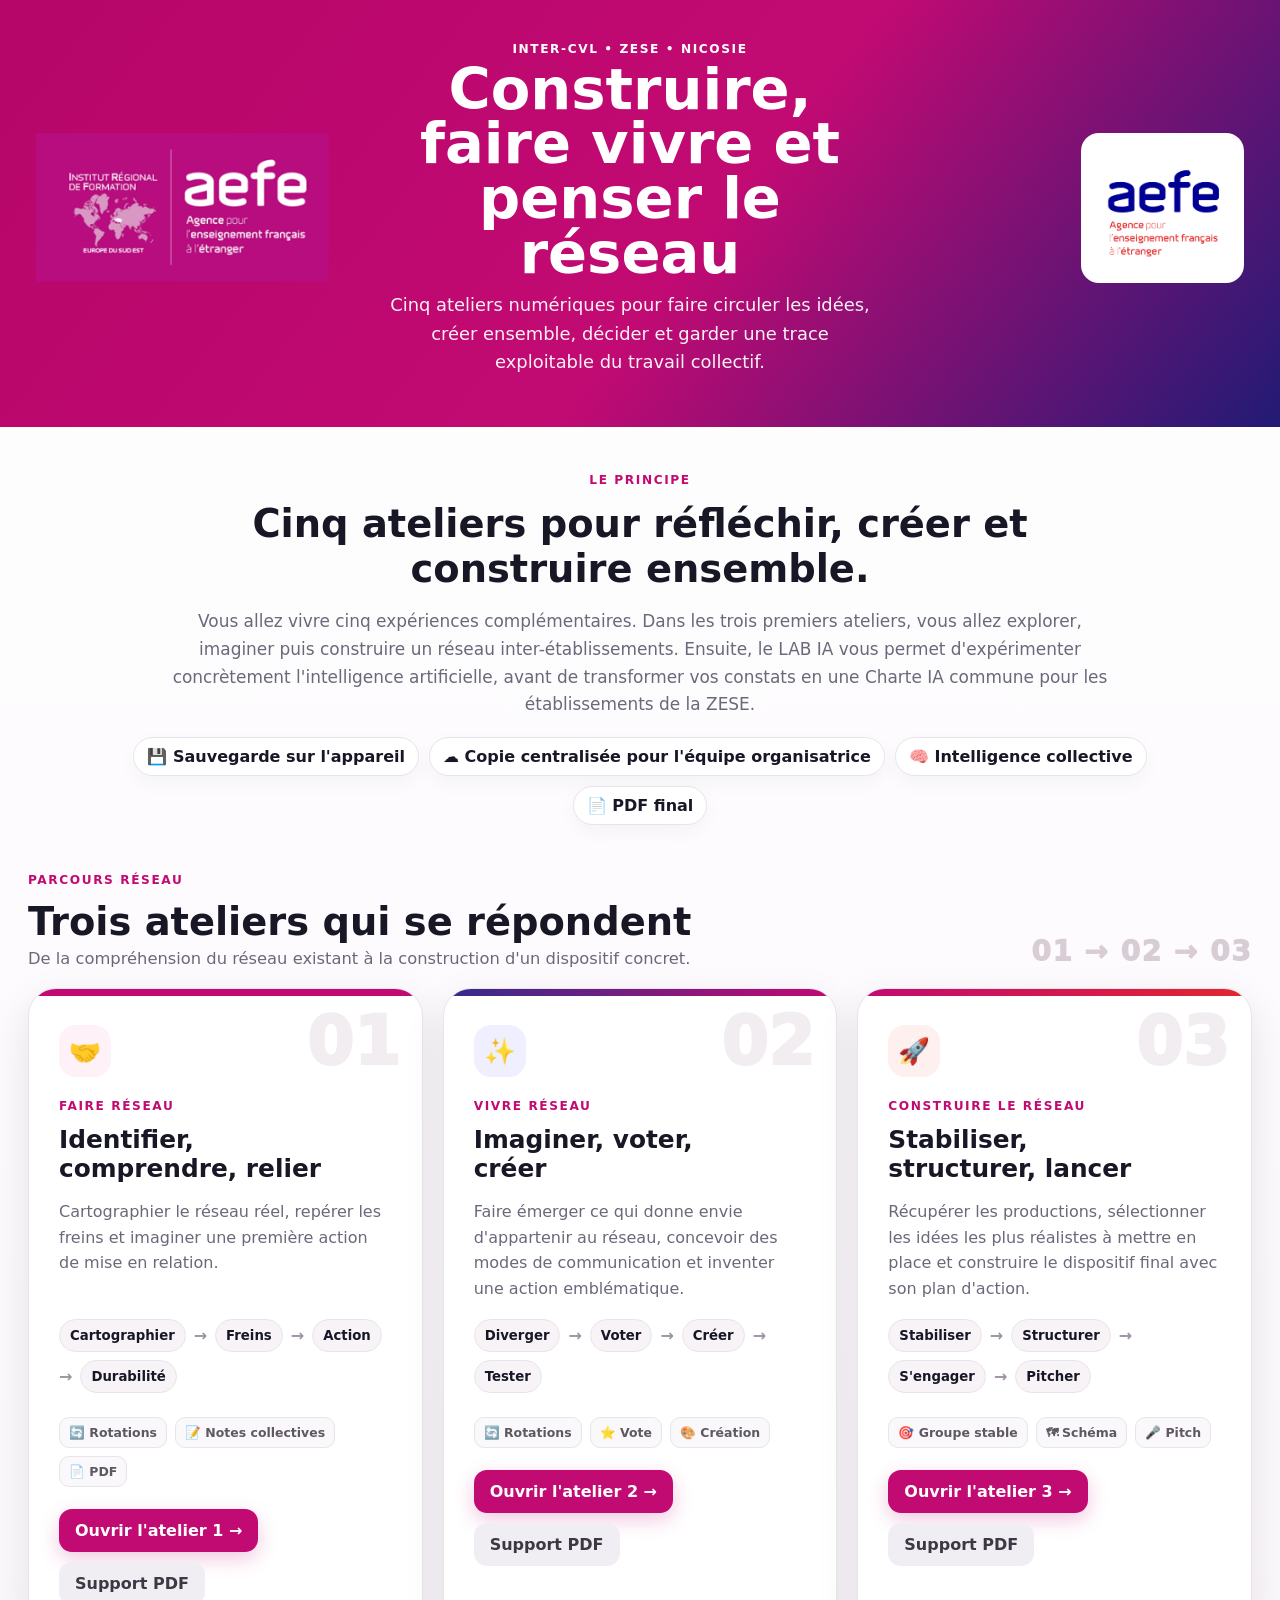
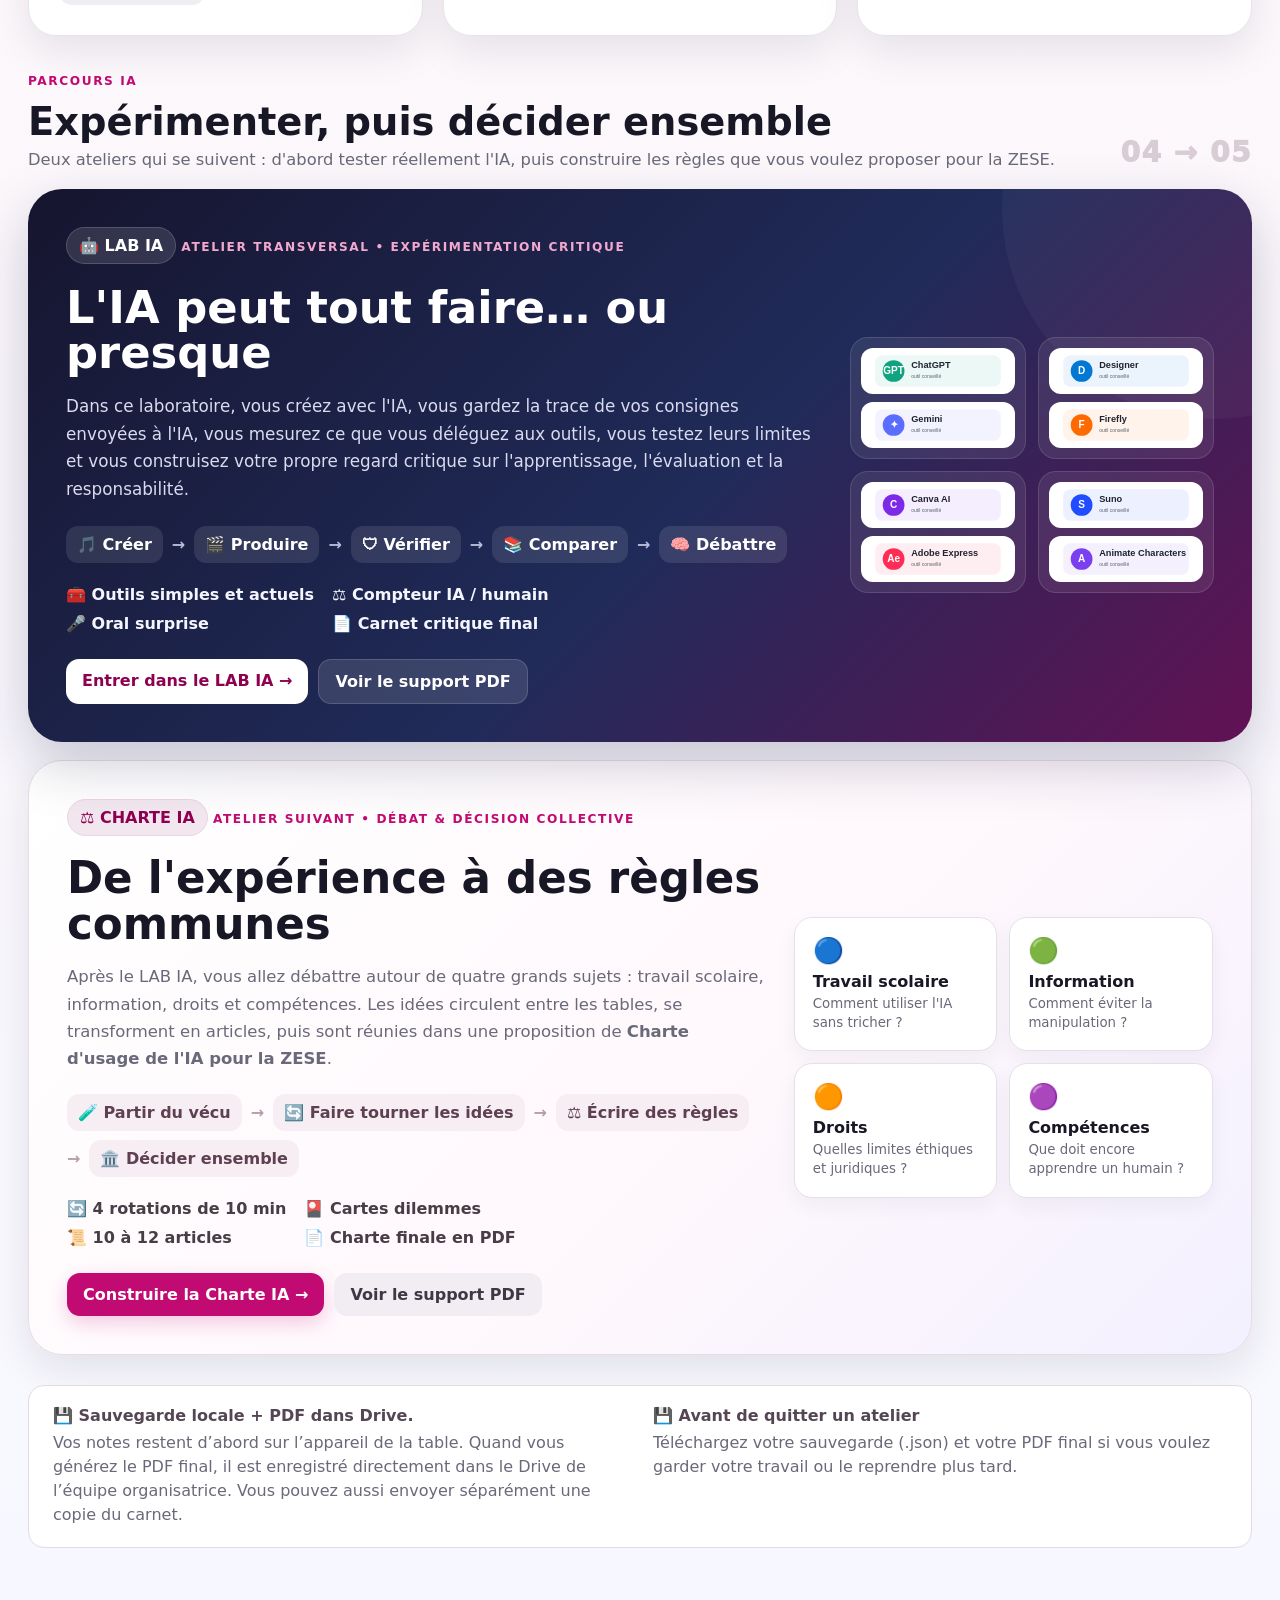
<file: index.html>
<!doctype html>
<html lang="fr">
<head>
<script defer src="https://cloud.umami.is/script.js" data-website-id="09bb50e4-e5cd-47d4-b231-1551e99b2df5" data-domains="xseorkly.github.io" data-exclude-search="true"></script>
  <meta charset="utf-8">
  <meta name="viewport" content="width=device-width, initial-scale=1">
  <title>Inter-CVL ZESE — Nicosie | Ateliers collaboratifs</title>
  <meta name="description" content="Supports interactifs des ateliers de l'Inter-CVL ZESE à Nicosie : faire réseau, vivre réseau, construire le réseau, laboratoire IA et charte d'usage de l'IA.">
  <link rel="stylesheet" href="styles.css">
</head>
<body class="home-page home-v2">
  <header class="home-hero home-hero-v2">
    <div class="home-brand-row">
      <img src="assets/logo-zese.png" alt="IRF Europe du Sud-Est — AEFE" class="home-logo zese">
      <div class="home-title">
        <span class="eyebrow">INTER-CVL • ZESE • NICOSIE</span>
        <h1>Construire, faire vivre et penser le réseau</h1>
        <p>Cinq ateliers numériques pour faire circuler les idées, créer ensemble, décider et garder une trace exploitable du travail collectif.</p>
      </div>
      <img src="assets/logo-aefe.png" alt="AEFE" class="home-logo aefe">
    </div>
  </header>

  <main class="home-main home-main-v2">
    <section class="home-intro home-intro-v2">
      <div>
        <span class="kicker">Le principe</span>
        <h2>Cinq ateliers pour réfléchir, créer et construire ensemble.</h2>
        <p>Vous allez vivre cinq expériences complémentaires. Dans les trois premiers ateliers, vous allez explorer, imaginer puis construire un réseau inter-établissements. Ensuite, le LAB IA vous permet d'expérimenter concrètement l'intelligence artificielle, avant de transformer vos constats en une Charte IA commune pour les établissements de la ZESE.</p>
      </div>
      <div class="home-pill-row">
        <span>💾 Sauvegarde sur l'appareil</span><span>☁️ Copie centralisée pour l'équipe organisatrice</span><span>🧠 Intelligence collective</span><span>📄 PDF final</span>
      </div>
    </section>

    <section class="journey-section">
      <div class="section-intro-row">
        <div><span class="kicker">Parcours Réseau</span><h2>Trois ateliers qui se répondent</h2><p>De la compréhension du réseau existant à la construction d'un dispositif concret.</p></div>
        <div class="journey-legend">01 → 02 → 03</div>
      </div>

      <div class="journey-grid">
        <article class="journey-card step-one">
          <div class="journey-number">01</div>
          <div class="journey-icon">🤝</div>
          <span class="kicker">Faire réseau</span>
          <h3>Identifier, comprendre, relier</h3>
          <p>Cartographier le réseau réel, repérer les freins et imaginer une première action de mise en relation.</p>
          <div class="atelier-flow"><span>Cartographier</span><b>→</b><span>Freins</span><b>→</b><span>Action</span><b>→</b><span>Durabilité</span></div>
          <div class="journey-meta"><span>🔄 Rotations</span><span>📝 Notes collectives</span><span>📄 PDF</span></div>
          <div class="atelier-actions"><a class="btn primary" href="atelier1.html">Ouvrir l'atelier 1 →</a><a class="btn ghost" href="supports/Atelier-1.pdf" target="_blank">Support PDF</a></div>
        </article>

        <article class="journey-card step-two">
          <div class="journey-number">02</div>
          <div class="journey-icon">✨</div>
          <span class="kicker">Vivre réseau</span>
          <h3>Imaginer, voter, créer</h3>
          <p>Faire émerger ce qui donne envie d'appartenir au réseau, concevoir des modes de communication et inventer une action emblématique.</p>
          <div class="atelier-flow"><span>Diverger</span><b>→</b><span>Voter</span><b>→</b><span>Créer</span><b>→</b><span>Tester</span></div>
          <div class="journey-meta"><span>🔄 Rotations</span><span>⭐ Vote</span><span>🎨 Création</span></div>
          <div class="atelier-actions"><a class="btn primary" href="atelier2.html">Ouvrir l'atelier 2 →</a><a class="btn ghost" href="supports/Atelier2.pdf" target="_blank">Support PDF</a></div>
        </article>

        <article class="journey-card step-three">
          <div class="journey-number">03</div>
          <div class="journey-icon">🚀</div>
          <span class="kicker">Construire le réseau</span>
          <h3>Stabiliser, structurer, lancer</h3>
          <p>Récupérer les productions, sélectionner les idées les plus réalistes à mettre en place et construire le dispositif final avec son plan d'action.</p>
          <div class="atelier-flow"><span>Stabiliser</span><b>→</b><span>Structurer</span><b>→</b><span>S'engager</span><b>→</b><span>Pitcher</span></div>
          <div class="journey-meta"><span>🎯 Groupe stable</span><span>🗺 Schéma</span><span>🎤 Pitch</span></div>
          <div class="atelier-actions"><a class="btn primary" href="atelier3.html">Ouvrir l'atelier 3 →</a><a class="btn ghost" href="supports/Atelier3.pdf" target="_blank">Support PDF</a></div>
        </article>
      </div>
    </section>

    <section class="ia-feature-section">
      <div class="section-intro-row ia-journey-intro">
        <div><span class="kicker">Parcours IA</span><h2>Expérimenter, puis décider ensemble</h2><p>Deux ateliers qui se suivent : d'abord tester réellement l'IA, puis construire les règles que vous voulez proposer pour la ZESE.</p></div>
        <div class="journey-legend">04 → 05</div>
      </div>
      <article class="ia-feature-card">
        <div class="ia-feature-copy">
          <div class="ia-feature-badge">🤖 LAB IA</div>
          <span class="kicker">Atelier transversal • expérimentation critique</span>
          <h2>L'IA peut tout faire… ou presque</h2>
          <p>Dans ce laboratoire, vous créez avec l'IA, vous gardez la trace de vos consignes envoyées à l'IA, vous mesurez ce que vous déléguez aux outils, vous testez leurs limites et vous construisez votre propre regard critique sur l'apprentissage, l'évaluation et la responsabilité.</p>
          <div class="ia-feature-flow">
            <span>🎵 Créer</span><b>→</b><span>🎬 Produire</span><b>→</b><span>🛡 Vérifier</span><b>→</b><span>📚 Comparer</span><b>→</b><span>🧠 Débattre</span>
          </div>
          <div class="ia-feature-points">
            <span>🧰 Outils simples et actuels</span>
            <span>⚖️ Compteur IA / humain</span>
            <span>🎤 Oral surprise</span>
            <span>📄 Carnet critique final</span>
          </div>
          <div class="atelier-actions large-actions"><a class="btn primary" href="atelier-ia.html">Entrer dans le LAB IA →</a><a class="btn ghost" href="supports/Atelier-IA.pdf" target="_blank">Voir le support PDF</a></div>
        </div>
        <div class="ia-feature-tools" aria-label="Outils proposés dans le LAB IA">
          <div class="ia-tool-preview"><img src="assets/tools/chatgpt.svg" alt="ChatGPT"><img src="assets/tools/gemini.svg" alt="Gemini"></div>
          <div class="ia-tool-preview"><img src="assets/tools/ms-designer.svg" alt="Microsoft Designer"><img src="assets/tools/firefly.svg" alt="Adobe Firefly"></div>
          <div class="ia-tool-preview"><img src="assets/tools/canva.svg" alt="Canva AI"><img src="assets/tools/adobe-express.svg" alt="Adobe Express"></div>
          <div class="ia-tool-preview"><img src="assets/tools/suno.svg" alt="Suno"><img src="assets/tools/animate.svg" alt="Animate Characters"></div>
        </div>
      </article>

      <article class="charter-feature-card">
        <div class="charter-feature-copy">
          <div class="ia-feature-badge">⚖️ CHARTE IA</div>
          <span class="kicker">Atelier suivant • débat & décision collective</span>
          <h2>De l'expérience à des règles communes</h2>
          <p>Après le LAB IA, vous allez débattre autour de quatre grands sujets : travail scolaire, information, droits et compétences. Les idées circulent entre les tables, se transforment en articles, puis sont réunies dans une proposition de <strong>Charte d'usage de l'IA pour la ZESE</strong>.</p>
          <div class="ia-feature-flow">
            <span>🧪 Partir du vécu</span><b>→</b><span>🔄 Faire tourner les idées</span><b>→</b><span>⚖️ Écrire des règles</span><b>→</b><span>🏛️ Décider ensemble</span>
          </div>
          <div class="ia-feature-points">
            <span>🔄 4 rotations de 10 min</span>
            <span>🎴 Cartes dilemmes</span>
            <span>📜 10 à 12 articles</span>
            <span>📄 Charte finale en PDF</span>
          </div>
          <div class="atelier-actions large-actions"><a class="btn primary" href="charte-ia.html">Construire la Charte IA →</a><a class="btn ghost" href="supports/Construire-la-Charte-dusage-de-lIA.pdf" target="_blank">Voir le support PDF</a></div>
        </div>
        <div class="charter-feature-poles">
          <article><span>🔵</span><b>Travail scolaire</b><small>Comment utiliser l'IA sans tricher ?</small></article>
          <article><span>🟢</span><b>Information</b><small>Comment éviter la manipulation ?</small></article>
          <article><span>🟠</span><b>Droits</b><small>Quelles limites éthiques et juridiques ?</small></article>
          <article><span>🟣</span><b>Compétences</b><small>Que doit encore apprendre un humain ?</small></article>
        </div>
      </article>
    </section>

    <section class="home-note home-note-v2">
      <div><strong>💾 Sauvegarde locale + PDF dans Drive.</strong><p>Vos notes restent d’abord sur l’appareil de la table. Quand vous générez le PDF final, il est enregistré directement dans le Drive de l’équipe organisatrice. Vous pouvez aussi envoyer séparément une copie du carnet.</p></div>
      <div><strong>💾 Avant de quitter un atelier</strong><p>Téléchargez votre sauvegarde (.json) et votre PDF final si vous voulez garder votre travail ou le reprendre plus tard.</p></div>
    </section>
  </main>
</body>
</html>
</file>
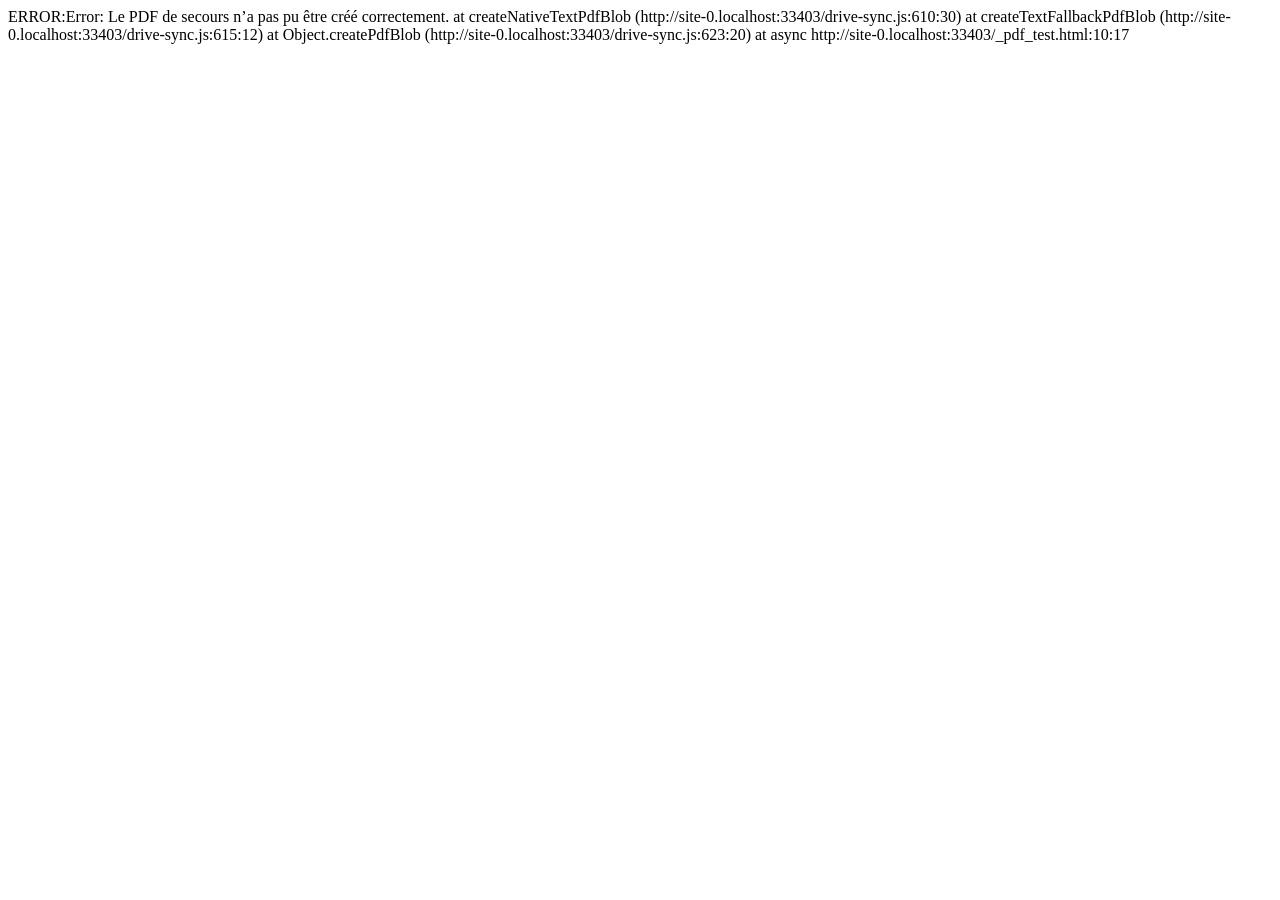
<file: _pdf_test.html>
<!doctype html><meta charset="utf-8"><title>WAIT</title>
<script>
window.html2pdf = function(){ return {set(){return this},from(){return this},toCanvas(){throw new Error('force fallback')}} };
</script>
<script src="drive-sync.js"></script>
<body>WAIT</body>
<script>
(async()=>{
  try{
    const built=await window.IntercvlDriveSync.createPdfBlob(`<div class="preview-doc"><h1>INTER-CVL ZESE — Test PDF</h1><section><h2>Rotation 1</h2><p>Élèves : Léa, Youssef, Chloé.</p><div class="answer">Idée : utiliser l’IA pour apprendre, mais vérifier les informations.</div></section><section><h2>Charte finale</h2><p>Article 1 — Nous expliquons quand et comment nous avons utilisé l’IA.</p><p>Article 2 — Nous respectons l’image, la voix et les données des autres.</p></section></div>`, 'test.pdf');
    const r=new FileReader();
    r.onload=()=>{document.body.textContent=r.result;document.title='DONE'};
    r.readAsDataURL(built.blob);
  }catch(e){document.body.textContent='ERROR:'+e.stack;document.title='ERROR'}
})();
</script>
</file>
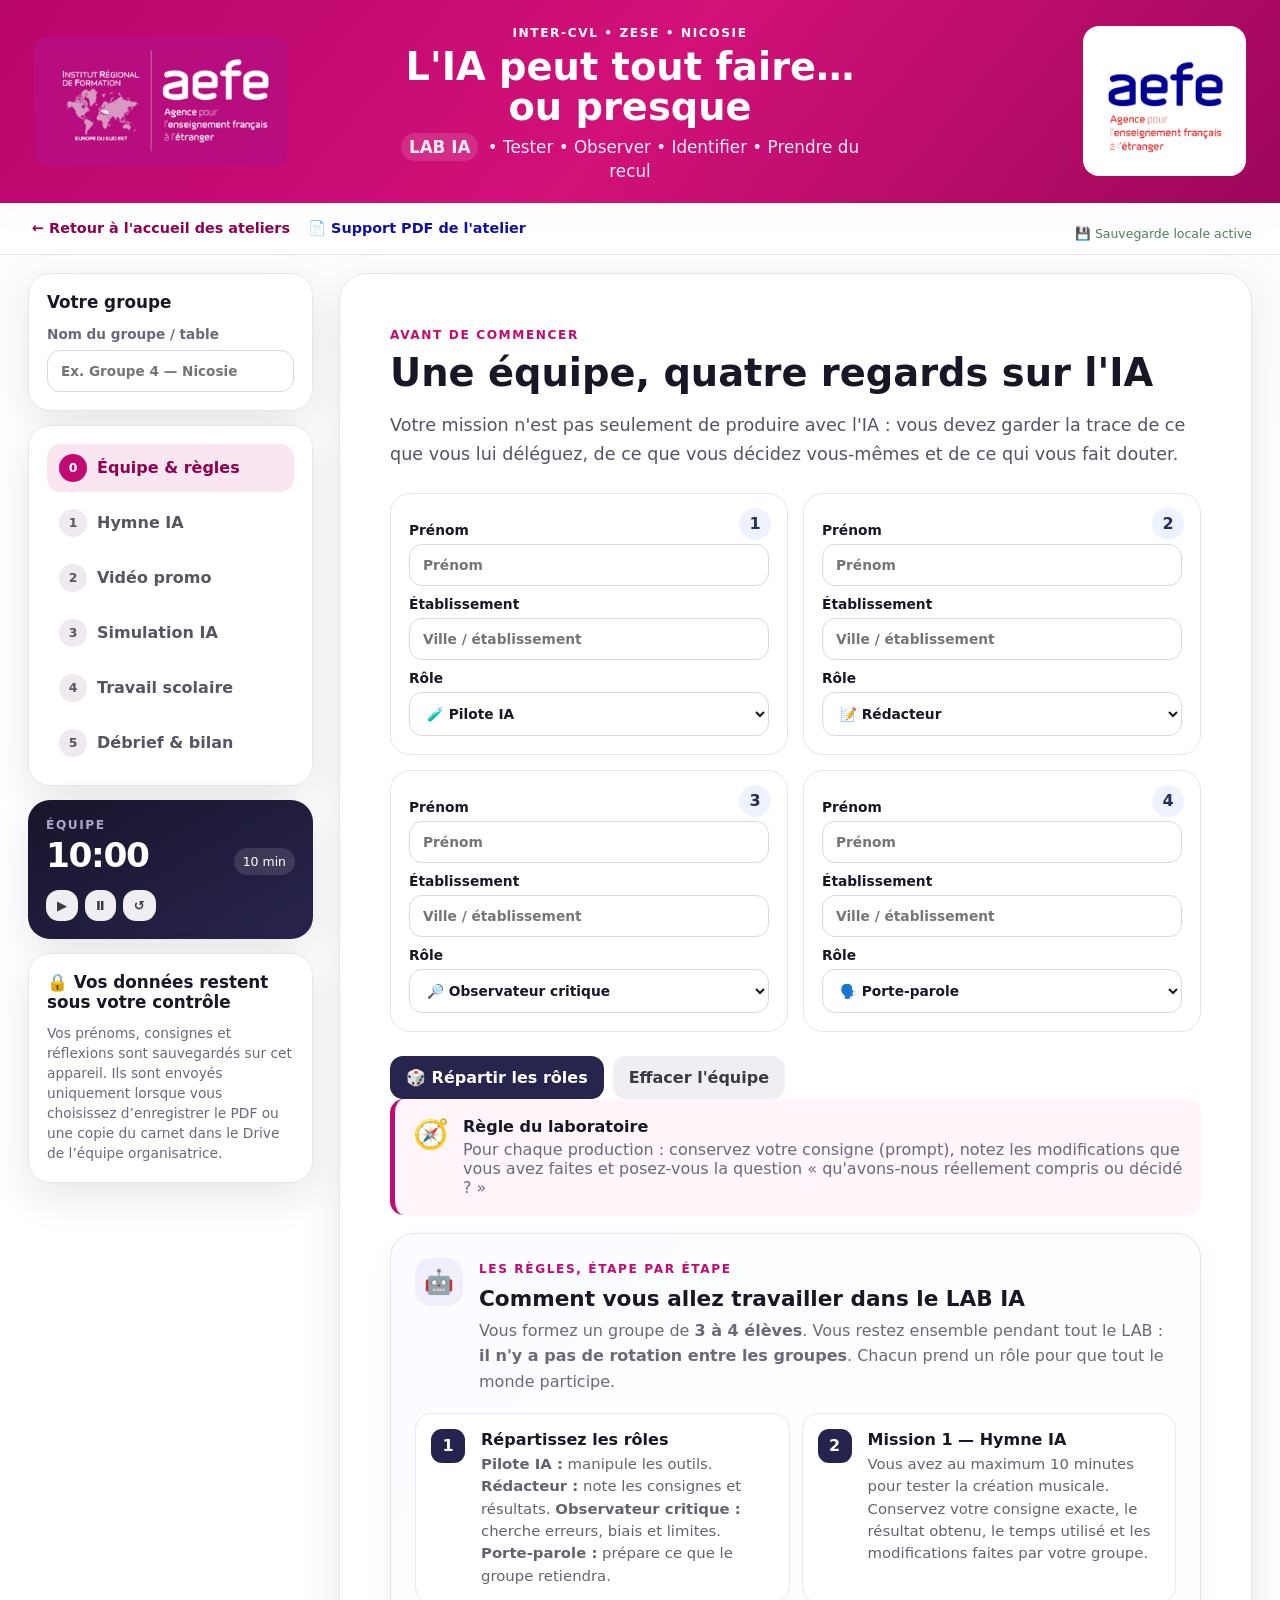
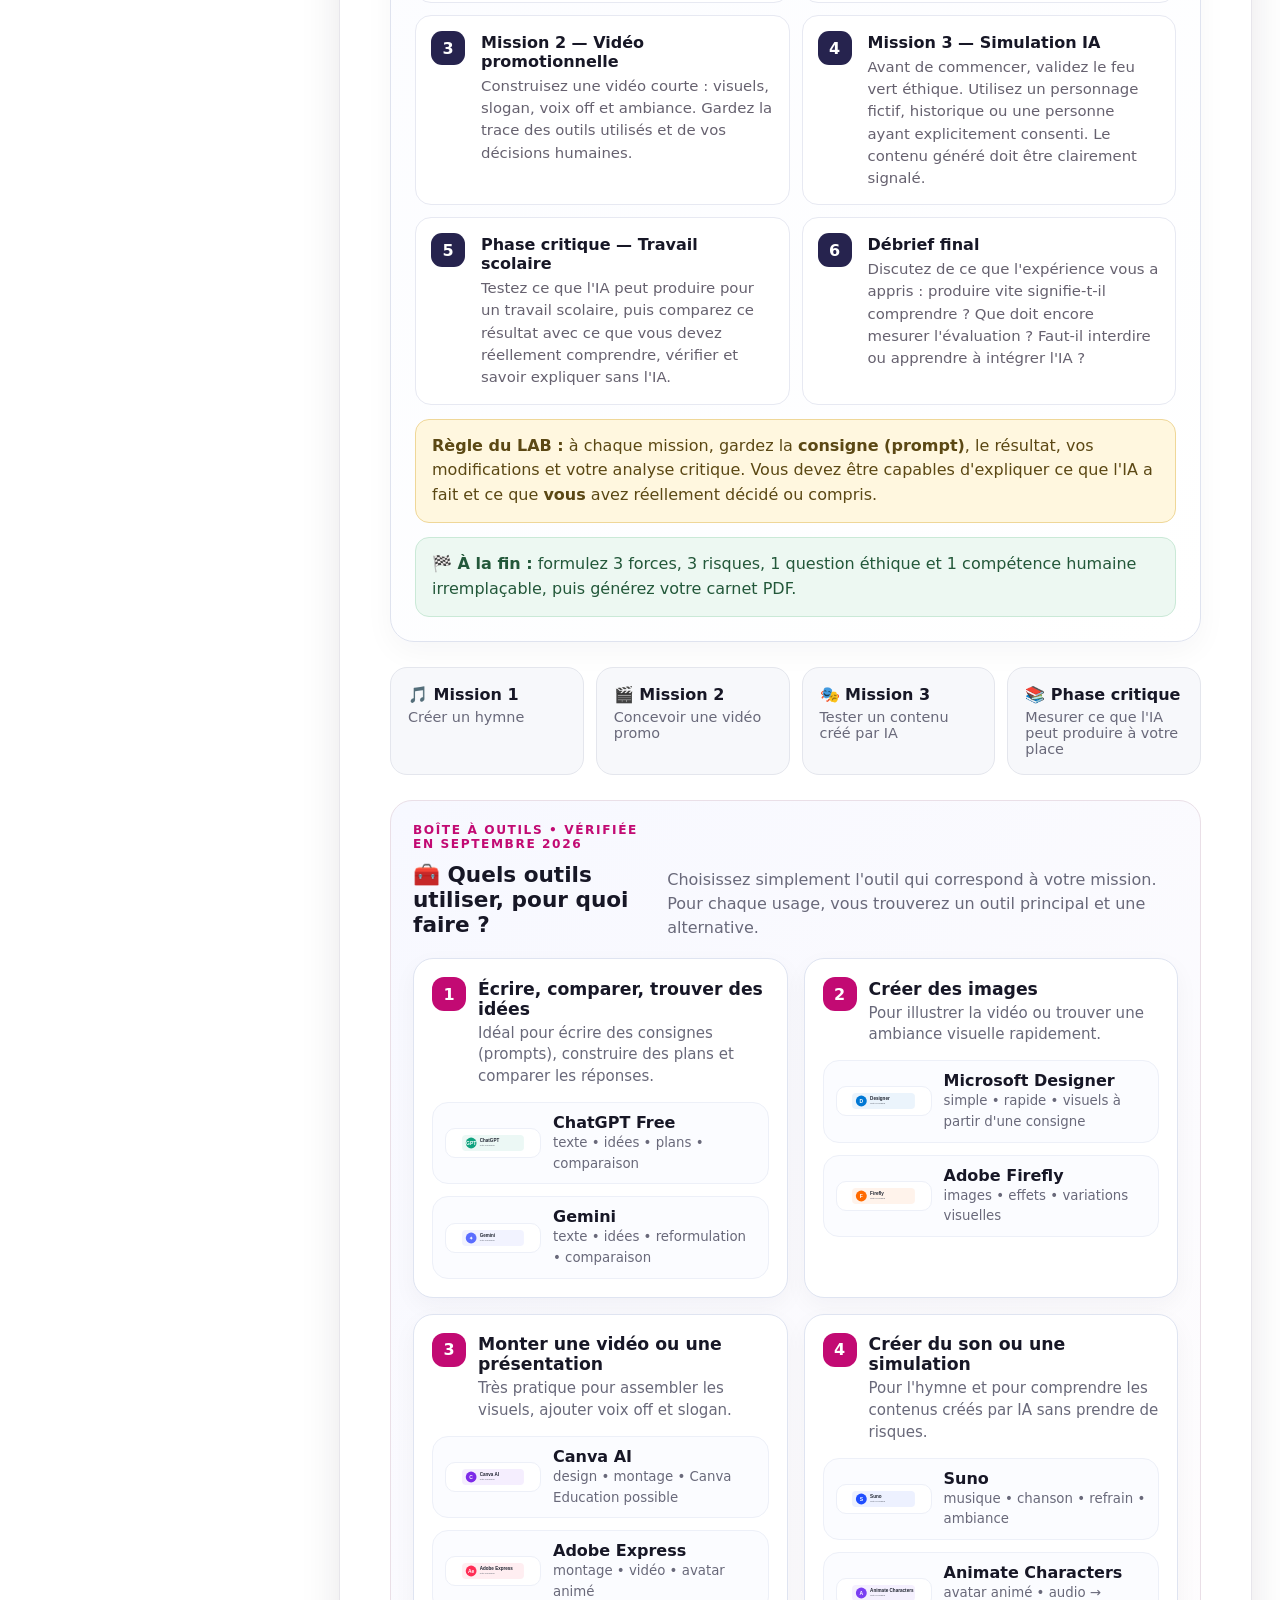
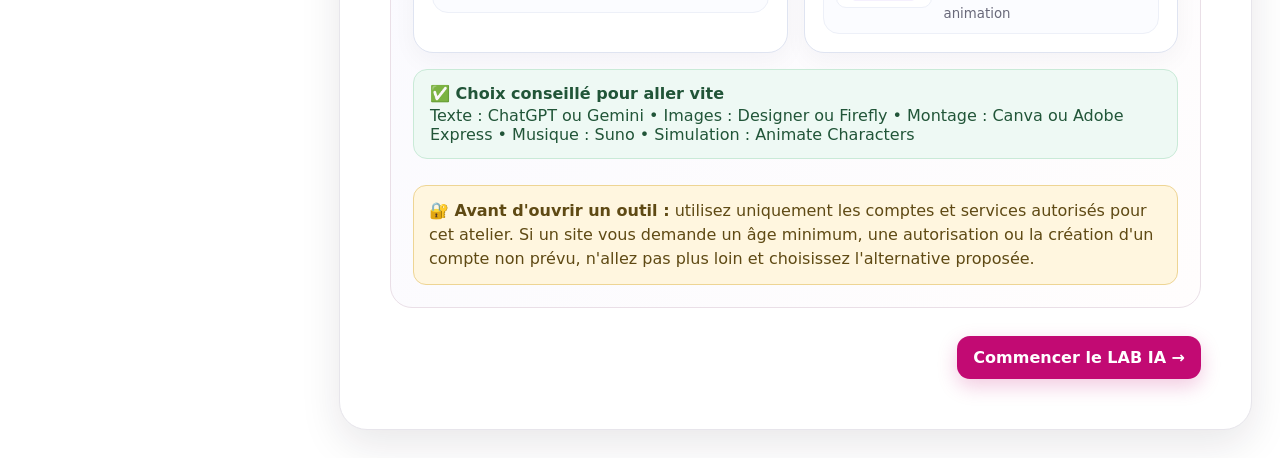
<file: atelier-ia.html>
<!doctype html>
<html lang="fr">
<head>
<script defer src="https://cloud.umami.is/script.js" data-website-id="09bb50e4-e5cd-47d4-b231-1551e99b2df5" data-domains="xseorkly.github.io" data-exclude-search="true"></script>
  <meta charset="utf-8">
  <meta name="viewport" content="width=device-width, initial-scale=1">
  <title>Atelier IA — L'IA peut tout faire… ou presque</title>
  <meta name="description" content="Laboratoire interactif d'intelligence artificielle générative pour l'Inter-CVL ZESE.">
  <link rel="stylesheet" href="styles.css">
</head>
<body class="ia-page ia-harmonized">
<header class="hero ia-hero ia-hero-harmonized">
  <div class="brand-row">
    <img src="assets/logo-zese.png" alt="IRF Europe du Sud-Est — AEFE" class="brand brand-zese">
    <div class="hero-title">
      <span class="eyebrow">INTER-CVL • ZESE • NICOSIE</span>
      <h1>L'IA peut tout faire… ou presque</h1>
      <p><strong>LAB IA</strong> • Tester • Observer • Identifier • Prendre du recul</p>
    </div>
    <img src="assets/logo-aefe.png" alt="AEFE" class="brand brand-aefe">
  </div>
</header>

<div class="ia-topbar topbar ia-topbar-harmonized">
  <a class="home-link" href="index.html">← Retour à l'accueil des ateliers</a>
  <a class="source-link" href="supports/Atelier-IA.pdf" target="_blank">📄 Support PDF de l'atelier</a>
  <span id="saveStatus" class="save-status">💾 Sauvegarde locale active</span>
</div>

<main class="layout ia-layout">
  <aside class="sidebar">
    <section class="card compact session-card">
      <h2>Votre groupe</h2>
      <label>Nom du groupe / table
        <input id="groupName" placeholder="Ex. Groupe 4 — Nicosie">
      </label>
    </section>

    <nav class="card compact steps ia-steps" aria-label="Parcours">
      <button class="step active" data-step="0"><span>0</span> Équipe & règles</button>
      <button class="step" data-step="1"><span>1</span> Hymne IA</button>
      <button class="step" data-step="2"><span>2</span> Vidéo promo</button>
      <button class="step" data-step="3"><span>3</span> Simulation IA</button>
      <button class="step" data-step="4"><span>4</span> Travail scolaire</button>
      <button class="step" data-step="5"><span>5</span> Débrief & bilan</button>
    </nav>

    <section class="card compact timer-card">
      <div class="timer-top"><div><span class="small-label" id="timerLabel">Prêt</span><div class="timer-display" id="timerDisplay">10:00</div></div><span id="timerPreset" class="timer-preset">10 min</span></div>
      <div class="timer-actions"><button class="btn ghost small" id="timerStart">▶</button><button class="btn ghost small" id="timerPause">Ⅱ</button><button class="btn ghost small" id="timerReset">↺</button></div>
    </section>

    <section class="card compact privacy-card">
      <h2>🔒 Vos données restent sous votre contrôle</h2>
      <p>Vos prénoms, consignes et réflexions sont sauvegardés sur cet appareil. Ils sont envoyés uniquement lorsque vous choisissez d’enregistrer le PDF ou une copie du carnet dans le Drive de l’équipe organisatrice.</p>
    </section>
  </aside>

  <section class="workspace">
    <section class="panel visible" data-panel="0">
      <span class="kicker">Avant de commencer</span>
      <h2>Une équipe, quatre regards sur l'IA</h2>
      <p class="lead">Votre mission n'est pas seulement de produire avec l'IA : vous devez garder la trace de ce que vous lui déléguez, de ce que vous décidez vous-mêmes et de ce qui vous fait douter.</p>

      <div class="ia-role-grid" id="roleGrid"></div>
      <div class="ia-role-actions"><button class="btn secondary" id="autoRoles">🎲 Répartir les rôles</button><button class="btn ghost" id="clearTeam">Effacer l'équipe</button></div>

      <div class="callout ia-callout"><div class="callout-icon">🧭</div><div><strong>Règle du laboratoire</strong><p>Pour chaque production : conservez votre consigne (prompt), notez les modifications que vous avez faites et posez-vous la question « qu'avons-nous réellement compris ou décidé ? »</p></div></div>


      <section class="student-howto ia-howto">
        <div class="student-howto-head"><span class="howto-icon">🤖</span><div><span class="kicker">Les règles, étape par étape</span><h3>Comment vous allez travailler dans le LAB IA</h3><p>Vous formez un groupe de <strong>3 à 4 élèves</strong>. Vous restez ensemble pendant tout le LAB : <strong>il n'y a pas de rotation entre les groupes</strong>. Chacun prend un rôle pour que tout le monde participe.</p></div></div>
        <div class="howto-steps">
          <article><span>1</span><div><h4>Répartissez les rôles</h4><p><strong>Pilote IA :</strong> manipule les outils. <strong>Rédacteur :</strong> note les consignes et résultats. <strong>Observateur critique :</strong> cherche erreurs, biais et limites. <strong>Porte-parole :</strong> prépare ce que le groupe retiendra.</p></div></article>
          <article><span>2</span><div><h4>Mission 1 — Hymne IA</h4><p>Vous avez au maximum 10 minutes pour tester la création musicale. Conservez votre consigne exacte, le résultat obtenu, le temps utilisé et les modifications faites par votre groupe.</p></div></article>
          <article><span>3</span><div><h4>Mission 2 — Vidéo promotionnelle</h4><p>Construisez une vidéo courte : visuels, slogan, voix off et ambiance. Gardez la trace des outils utilisés et de vos décisions humaines.</p></div></article>
          <article><span>4</span><div><h4>Mission 3 — Simulation IA</h4><p>Avant de commencer, validez le feu vert éthique. Utilisez un personnage fictif, historique ou une personne ayant explicitement consenti. Le contenu généré doit être clairement signalé.</p></div></article>
          <article><span>5</span><div><h4>Phase critique — Travail scolaire</h4><p>Testez ce que l'IA peut produire pour un travail scolaire, puis comparez ce résultat avec ce que vous devez réellement comprendre, vérifier et savoir expliquer sans l'IA.</p></div></article>
          <article><span>6</span><div><h4>Débrief final</h4><p>Discutez de ce que l'expérience vous a appris : produire vite signifie-t-il comprendre ? Que doit encore mesurer l'évaluation ? Faut-il interdire ou apprendre à intégrer l'IA ?</p></div></article>
        </div>
        <div class="howto-warning"><strong>Règle du LAB :</strong> à chaque mission, gardez la <strong>consigne (prompt)</strong>, le résultat, vos modifications et votre analyse critique. Vous devez être capables d'expliquer ce que l'IA a fait et ce que <strong>vous</strong> avez réellement décidé ou compris.</div>
        <div class="howto-finish"><strong>🏁 À la fin :</strong> formulez 3 forces, 3 risques, 1 question éthique et 1 compétence humaine irremplaçable, puis générez votre carnet PDF.</div>
      </section>
      <div class="ia-roadmap">
        <article><b>🎵 Mission 1</b><span>Créer un hymne</span></article>
        <article><b>🎬 Mission 2</b><span>Concevoir une vidéo promo</span></article>
        <article><b>🎭 Mission 3</b><span>Tester un contenu créé par IA</span></article>
        <article><b>📚 Phase critique</b><span>Mesurer ce que l'IA peut produire à votre place</span></article>
      </div>

      <section class="toolbox-section better-tools">
        <div class="toolbox-head">
          <div>
            <span class="kicker">Boîte à outils • vérifiée en septembre 2026</span>
            <h3>🧰 Quels outils utiliser, pour quoi faire ?</h3>
          </div>
          <p>Choisissez simplement l'outil qui correspond à votre mission. Pour chaque usage, vous trouverez un outil principal et une alternative.</p>
        </div>

        <div class="tool-usage-grid">
          <article class="usage-card">
            <div class="usage-head"><span class="usage-step">1</span><div><h4>Écrire, comparer, trouver des idées</h4><p>Idéal pour écrire des consignes (prompts), construire des plans et comparer les réponses.</p></div></div>
            <div class="tool-brand-row">
              <a class="brand-tool" href="https://chatgpt.com/" target="_blank" rel="noopener"><img src="assets/tools/chatgpt.svg" alt="ChatGPT"><div><b>ChatGPT Free</b><small>texte • idées • plans • comparaison</small></div></a>
              <a class="brand-tool" href="https://gemini.google.com/" target="_blank" rel="noopener"><img src="assets/tools/gemini.svg" alt="Gemini"><div><b>Gemini</b><small>texte • idées • reformulation • comparaison</small></div></a>
            </div>
          </article>

          <article class="usage-card">
            <div class="usage-head"><span class="usage-step">2</span><div><h4>Créer des images</h4><p>Pour illustrer la vidéo ou trouver une ambiance visuelle rapidement.</p></div></div>
            <div class="tool-brand-row">
              <a class="brand-tool" href="https://designer.microsoft.com/" target="_blank" rel="noopener"><img src="assets/tools/ms-designer.svg" alt="Microsoft Designer"><div><b>Microsoft Designer</b><small>simple • rapide • visuels à partir d'une consigne</small></div></a>
              <a class="brand-tool" href="https://firefly.adobe.com/" target="_blank" rel="noopener"><img src="assets/tools/firefly.svg" alt="Adobe Firefly"><div><b>Adobe Firefly</b><small>images • effets • variations visuelles</small></div></a>
            </div>
          </article>

          <article class="usage-card">
            <div class="usage-head"><span class="usage-step">3</span><div><h4>Monter une vidéo ou une présentation</h4><p>Très pratique pour assembler les visuels, ajouter voix off et slogan.</p></div></div>
            <div class="tool-brand-row">
              <a class="brand-tool" href="https://www.canva.com/canva-ai/" target="_blank" rel="noopener"><img src="assets/tools/canva.svg" alt="Canva AI"><div><b>Canva AI</b><small>design • montage • Canva Education possible</small></div></a>
              <a class="brand-tool" href="https://www.adobe.com/express/" target="_blank" rel="noopener"><img src="assets/tools/adobe-express.svg" alt="Adobe Express"><div><b>Adobe Express</b><small>montage • vidéo • avatar animé</small></div></a>
            </div>
          </article>

          <article class="usage-card">
            <div class="usage-head"><span class="usage-step">4</span><div><h4>Créer du son ou une simulation</h4><p>Pour l'hymne et pour comprendre les contenus créés par IA sans prendre de risques.</p></div></div>
            <div class="tool-brand-row">
              <a class="brand-tool" href="https://suno.com/" target="_blank" rel="noopener"><img src="assets/tools/suno.svg" alt="Suno"><div><b>Suno</b><small>musique • chanson • refrain • ambiance</small></div></a>
              <a class="brand-tool" href="https://www.adobe.com/express/feature/video/animation/audio" target="_blank" rel="noopener"><img src="assets/tools/animate.svg" alt="Animate Characters"><div><b>Animate Characters</b><small>avatar animé • audio → animation</small></div></a>
            </div>
          </article>
        </div>

        <div class="tool-choice-note">
          <div class="choice-box"><strong>✅ Choix conseillé pour aller vite</strong><span>Texte : ChatGPT ou Gemini • Images : Designer ou Firefly • Montage : Canva ou Adobe Express • Musique : Suno • Simulation : Animate Characters</span></div>
          <div class="age-note"><strong>🔐 Avant d'ouvrir un outil :</strong> utilisez uniquement les comptes et services autorisés pour cet atelier. Si un site vous demande un âge minimum, une autorisation ou la création d'un compte non prévu, n'allez pas plus loin et choisissez l'alternative proposée.</div>
        </div>
      </section>
      <div class="nav-actions"><span></span><button class="btn primary" data-go="1">Commencer le LAB IA →</button></div>
    </section>

    <section class="panel" data-panel="1">
      <div class="section-heading"><div><span class="kicker">Mission 1 • 10 min</span><h2>🎵 Créer l'hymne de l'Inter-CVL</h2></div><div class="phase-badge">01</div></div>
      <div class="constraint-strip"><span>Coopération</span><span>Jeunesse</span><span>Europe</span><span>Leadership</span><span>Refrain mémorable</span><span>1 à 2 min</span></div>

      <section class="mission-tools stack-tools tool-showcase">
        <div class="mission-tools-head">
          <div><span class="kicker">Choix recommandé</span><h3>🎵 Pour l'hymne : un outil principal, une aide possible</h3><p>Ne multipliez pas les plateformes : utilisez <strong>Suno</strong> pour générer la musique, et seulement si besoin un assistant texte pour améliorer les paroles.</p></div>
        </div>
        <div class="mission-tool-grid two">
          <article class="mission-tool-card highlight">
            <img src="assets/tools/suno.svg" alt="Suno" class="mission-tool-logo">
            <div><h4>Suno</h4><p>Le plus simple pour créer un hymne test en quelques minutes.</p><ul><li>1 à 2 minutes</li><li>refrain mémorable</li><li>lien de partage suffisant</li></ul></div>
            <a class="btn secondary" href="https://suno.com/" target="_blank" rel="noopener">Ouvrir Suno ↗</a>
          </article>
          <article class="mission-tool-card">
            <img src="assets/tools/chatgpt.svg" alt="ChatGPT" class="mission-tool-logo small-brand">
            <img src="assets/tools/gemini.svg" alt="Gemini" class="mission-tool-logo small-brand">
            <div><h4>Aide aux paroles</h4><p>Utilisez ChatGPT ou Gemini seulement pour trouver des idées de paroles, une structure ou un refrain.</p><ul><li>écrire une consigne pour une chanson</li><li>réécrire un couplet</li><li>trouver un slogan chantable</li></ul></div>
          </article>
        </div>
        <small>⚠️ Suno : 13+ minimum, avec consentement parental pour les moins de 18 ans et respect de l'âge de consentement numérique du pays.</small>
      </section>
      <div class="ia-two-col">
        <article class="lab-card"><h3>🧪 Trace de l'expérimentation</h3>
          <label>Outil utilisé<input data-field="m1_tool" placeholder="Suno (conseillé), autre outil autorisé…"></label>
          <label>Consigne exacte envoyée à l'IA (prompt)<textarea data-field="m1_prompt" placeholder="Copiez ici exactement ce que vous avez demandé à l'IA."></textarea></label>
          <label>Lien ou nom du fichier produit<input data-field="m1_output" placeholder="Lien, nom du fichier audio…"></label>
          <label>Modifications humaines<textarea data-field="m1_human_changes" placeholder="Paroles réécrites, structure, style, sélection entre plusieurs versions…"></textarea></label>
        </article>
        <article class="lab-card"><h3>🔎 Débrief immédiat</h3>
          <label>Temps réellement utilisé<input data-field="m1_time" placeholder="Ex. 8 min"></label>
          <label>Quelle part est vraiment de vous ?<textarea data-field="m1_ours" placeholder="Ce que vous avez imaginé, choisi, rejeté ou réécrit."></textarea></label>
          <label>Qui est l'auteur selon vous ? Pourquoi ?<textarea data-field="m1_author"></textarea></label>
          <label>Auriez-vous pu le faire sans IA ?<textarea data-field="m1_without"></textarea></label>
        </article>
      </div>
      <div class="delegation-card"><div><h3>⚖️ Qui a fait quoi ?</h3><p>Estimez la part du résultat produite ou décidée par l'IA, puis la part réellement décidée par votre groupe.</p></div><div class="delegation-control"><input type="range" min="0" max="100" value="50" data-range="m1_ai"><strong><span data-range-out="m1_ai">50</span>% IA</strong><small><span data-human-out="m1_ai">50</span>% humain</small></div></div>
      <label class="reflection-block"><strong>🧠 Ce que cette mission nous apprend sur l'IA créative</strong><textarea data-field="m1_reflection"></textarea></label>
      <div class="nav-actions"><button class="btn ghost" data-go="0">← Équipe</button><button class="btn primary" data-go="2">Mission vidéo →</button></div>
    </section>

    <section class="panel" data-panel="2">
      <div class="section-heading"><div><span class="kicker">Mission 2 • 10 min</span><h2>🎬 Concevoir une vidéo promotionnelle</h2></div><div class="phase-badge">02</div></div>
      <p class="lead">Objectif : imaginer une vidéo de 30 secondes avec images IA, voix off, slogan et ambiance musicale. Le site sert de storyboard et de carnet de création.</p>

      <section class="mission-tools stack-tools tool-showcase">
        <div class="mission-tools-head"><div><span class="kicker">Parcours recommandé</span><h3>🎬 Une méthode simple en 3 étapes</h3><p>Ne cherchez pas un générateur vidéo miracle : pour 30 secondes, le plus efficace est <strong>images → montage → voix off</strong>.</p></div></div>
        <div class="workflow-strip">
          <div class="workflow-step"><span>1</span><b>Créer 3 ou 4 visuels</b><small>Designer ou Firefly</small></div>
          <div class="workflow-step"><span>2</span><b>Monter la séquence</b><small>Canva AI ou Adobe Express</small></div>
          <div class="workflow-step"><span>3</span><b>Ajouter slogan + voix</b><small>dans le même outil</small></div>
        </div>
        <div class="mission-tool-grid four">
          <article class="mission-tool-card mini"><img src="assets/tools/ms-designer.svg" alt="Microsoft Designer" class="mission-tool-logo"><div><h4>Microsoft Designer</h4><p>Très pratique pour générer rapidement des visuels.</p></div><a class="btn ghost" href="https://designer.microsoft.com/" target="_blank" rel="noopener">Ouvrir</a></article>
          <article class="mission-tool-card mini"><img src="assets/tools/firefly.svg" alt="Adobe Firefly" class="mission-tool-logo"><div><h4>Adobe Firefly</h4><p>Idéal pour varier les styles et générer des images.</p></div><a class="btn ghost" href="https://firefly.adobe.com/" target="_blank" rel="noopener">Ouvrir</a></article>
          <article class="mission-tool-card mini"><img src="assets/tools/canva.svg" alt="Canva AI" class="mission-tool-logo"><div><h4>Canva AI</h4><p>Très simple pour l'assemblage et le texte.</p></div><a class="btn ghost" href="https://www.canva.com/canva-ai/" target="_blank" rel="noopener">Ouvrir</a></article>
          <article class="mission-tool-card mini"><img src="assets/tools/adobe-express.svg" alt="Adobe Express" class="mission-tool-logo"><div><h4>Adobe Express</h4><p>Bonne alternative pour monter, animer et enregistrer une voix.</p></div><a class="btn ghost" href="https://www.adobe.com/express/" target="_blank" rel="noopener">Ouvrir</a></article>
        </div>
        <small>Conseil atelier : répartissez-vous les tâches — une personne génère les images, une autre prépare la voix off, une autre assemble.</small>
      </section>
      <div class="storyboard" id="storyboard"></div>
      <div class="ia-two-col">
        <article class="lab-card"><h3>🎙️ Identité de la vidéo</h3><label>Slogan<input data-field="m2_slogan"></label><label>Texte de voix off<textarea data-field="m2_voice"></textarea></label><label>Ambiance musicale<input data-field="m2_music" placeholder="Énergique, électro, orchestral…"></label></article>
        <article class="lab-card"><h3>🧪 Outils & décisions</h3><label>Outil(s) utilisé(s)<input data-field="m2_tools" placeholder="Designer / Firefly + Canva ou Adobe Express…"></label><label>Principales consignes envoyées à l'IA (prompts)<textarea data-field="m2_prompts"></textarea></label><label>Modifications humaines<textarea data-field="m2_human_changes"></textarea></label><label>Lien ou nom du fichier<input data-field="m2_output"></label></article>
      </div>
      <div class="delegation-card"><div><h3>⚖️ Qui a fait quoi ?</h3><p>Quelle part de cette vidéo vient des outils IA, et quelle part vient de vos choix ?</p></div><div class="delegation-control"><input type="range" min="0" max="100" value="50" data-range="m2_ai"><strong><span data-range-out="m2_ai">50</span>% IA</strong><small><span data-human-out="m2_ai">50</span>% humain</small></div></div>
      <label class="reflection-block"><strong>🧠 Ce que cette mission nous apprend</strong><textarea data-field="m2_reflection"></textarea></label>
      <div class="nav-actions"><button class="btn ghost" data-go="1">← Hymne</button><button class="btn primary" data-go="3">Simulation IA →</button></div>
    </section>

    <section class="panel" data-panel="3">
      <div class="section-heading"><div><span class="kicker">Mission 3 • 10 min</span><h2>🎭 Simulation IA & risques du deepfake</h2></div><div class="phase-badge warning">03</div></div>
      <div class="ethics-banner"><strong>⚠️ Mission sensible</strong><span>On expérimente pour comprendre la manipulation, pas pour tromper. Utilisez un personnage fictif, un personnage historique ou une personne ayant explicitement consenti, et signalez clairement que le contenu est généré par IA.</span></div>

      <section class="mission-tools stack-tools tool-showcase">
        <div class="mission-tools-head"><div><span class="kicker">Alternative sûre et gratuite</span><h3>🎭 Pour la simulation : un seul outil, un cadre clair</h3><p>Le plus simple est d'utiliser <strong>Adobe Express Animate Characters</strong> : vous comprenez le principe d'un contenu créé par IA sans cloner le visage ou la voix d'une personne réelle.</p></div></div>
        <div class="mission-tool-grid two">
          <article class="mission-tool-card highlight">
            <img src="assets/tools/animate.svg" alt="Animate Characters" class="mission-tool-logo">
            <div><h4>Animate Characters</h4><p>Choisissez un personnage fictif, enregistrez ou importez un audio, puis observez comment les lèvres du personnage se synchronisent avec la voix.</p><ul><li>simple à utiliser en groupe</li><li>pas de clonage réel nécessaire</li><li>adapté à cette mission</li></ul></div>
            <a class="btn secondary" href="https://www.adobe.com/express/feature/video/animation/audio" target="_blank" rel="noopener">Tester ↗</a>
          </article>
          <article class="mission-tool-card caution">
            <div><h4>⚠️ Pourquoi HeyGen n'est pas proposé ici</h4><p>HeyGen demande actuellement d'avoir 18 ans ou plus. Pour cette mission, utilisez plutôt <strong>Animate Characters</strong> : vous pourrez tester le principe d'une animation créée par IA sans utiliser un service réservé aux adultes.</p><ul><li>outil adapté à votre atelier</li><li>pas de clonage d'une personne réelle</li><li>objectif : comprendre, tester et analyser</li></ul></div>
          </article>
        </div>
      </section>
      <section class="ethics-gate">
        <h3>🛡️ Feu vert éthique obligatoire</h3><p>Validez les 4 conditions avant de préparer votre simulation.</p>
        <label><input type="checkbox" data-check="consent"> Personnage fictif/historique, ou consentement explicite de la personne.</label>
        <label><input type="checkbox" data-check="harm"> Aucun contenu humiliant, diffamatoire, haineux ou destiné à tromper.</label>
        <label><input type="checkbox" data-check="label"> La mention « Généré par IA / Simulation » sera visible.</label>
        <label><input type="checkbox" data-check="education"> Usage strictement pédagogique dans le cadre de l'atelier.</label>
        <div id="ethicsStatus" class="ethics-status locked">🔒 Mission verrouillée</div>
      </section>
      <div id="simulationLab" class="simulation-lab locked-area">
        <div class="ia-two-col">
          <article class="lab-card"><h3>🎬 Préparer la simulation</h3><label>Personnage / avatar<input data-field="m3_person"></label><label>Message de 20 à 40 secondes<textarea data-field="m3_message"></textarea></label><label>Consigne / instructions exactes envoyées à l'outil<textarea data-field="m3_prompt"></textarea></label><label>Outil utilisé<input data-field="m3_tool" placeholder="Adobe Express Animate Characters (conseillé)"></label><label>Lien / nom du fichier<input data-field="m3_output"></label></article>
          <article class="lab-card"><h3>🔍 Débrief immédiat obligatoire</h3><label>Manipulation possible ?<textarea data-field="m3_manipulation" placeholder="Peut-on faire dire n'importe quoi ? Quelles limites avez-vous observées ?"></textarea></label><label>Comment vérifier ?<textarea data-field="m3_verify" placeholder="Indices, sources, contexte, métadonnées, recherche inversée…"></textarea></label><label>Responsabilité<textarea data-field="m3_responsibility" placeholder="Qui porte la responsabilité si ce contenu cause un préjudice ?"></textarea></label></article>
        </div>
        <div class="delegation-card"><div><h3>⚖️ Qui a fait quoi ?</h3><p>Quelle part de la production finale vient de l'IA, et quelle part vient de vos décisions ?</p></div><div class="delegation-control"><input type="range" min="0" max="100" value="50" data-range="m3_ai"><strong><span data-range-out="m3_ai">50</span>% IA</strong><small><span data-human-out="m3_ai">50</span>% humain</small></div></div>
      </div>
      <label class="reflection-block"><strong>🧠 Après cette simulation, qu'est-ce qui vous inquiète ou vous surprend le plus ?</strong><textarea data-field="m3_reflection"></textarea></label>
      <div class="nav-actions"><button class="btn ghost" data-go="2">← Vidéo</button><button class="btn primary" data-go="4">Expérimentation scolaire →</button></div>
    </section>

    <section class="panel" data-panel="4">
      <div class="section-heading"><div><span class="kicker">Phase 2 • Expérimentation critique</span><h2>📚 « Tricher en 15 minutes ? »</h2></div><div class="phase-badge danger">!</div></div>
      <div class="ethics-banner neutral"><strong>Cadre</strong><span>Il ne s'agit pas d'encourager la triche : vous mesurez ce que l'IA peut produire comme travail scolaire et ce que cela change pour l'apprentissage et l'évaluation.</span></div>

      <section class="mission-tools stack-tools tool-showcase">
        <div class="mission-tools-head"><div><span class="kicker">Outils texte simples</span><h3>💬 Deux assistants, même consigne</h3><p>Le plus instructif est souvent d'envoyer la <strong>même consigne</strong> dans deux outils, puis de comparer la qualité des plans, des exemples et des erreurs.</p></div></div>
        <div class="mission-tool-grid two">
          <article class="mission-tool-card mini"><img src="assets/tools/chatgpt.svg" alt="ChatGPT" class="mission-tool-logo"><div><h4>ChatGPT Free</h4><p>Utile pour générer un plan, une introduction ou un développement rapide.</p></div><a class="btn ghost" href="https://chatgpt.com/" target="_blank" rel="noopener">Ouvrir</a></article>
          <article class="mission-tool-card mini"><img src="assets/tools/gemini.svg" alt="Gemini" class="mission-tool-logo"><div><h4>Gemini</h4><p>Utile pour comparer la structure, le ton et les exemples proposés.</p></div><a class="btn ghost" href="https://gemini.google.com/" target="_blank" rel="noopener">Ouvrir</a></article>
        </div>
        <small>Notez les différences : meilleur plan ? exemples précis ? informations inventées (« hallucinations ») ? style plus convaincant ?</small>
      </section>
      <div class="school-tabs"><button class="active" data-school-tab="philo">Défi 1 — Philosophie</button><button data-school-tab="hggsp">Défi 2 — HGGSP</button></div>

      <section class="school-lab active" data-school-panel="philo">
        <h3>Défi philosophie — 15 min</h3>
        <label>Sujet<select data-field="p_subject"><option>La liberté est-elle une illusion ?</option><option>La valeur de l'art réside-t-elle dans son inutilité ?</option></select></label>
        <div class="school-columns"><article><h4>🤖 Ce que l'IA produit</h4><label>Consigne envoyée à l'IA (prompt)<textarea data-field="p_prompt"></textarea></label><label>Résultat / plan obtenu<textarea data-field="p_result"></textarea></label><label>Temps avec l'IA<input data-field="p_ai_time" placeholder="Ex. 6 min"></label></article><article><h4>🧠 Ce qu'il faudrait réellement maîtriser</h4><label>Temps estimé sans IA<input data-field="p_normal_time" placeholder="Ex. 2 h"></label><label>Erreurs, approximations ou exemples fragiles<textarea data-field="p_errors"></textarea></label><label>Modifications humaines nécessaires<textarea data-field="p_changes"></textarea></label><label>Ce que nous serions incapables d'expliquer à l'oral<textarea data-field="p_unknown"></textarea></label></article></div>
      </section>

      <section class="school-lab" data-school-panel="hggsp">
        <h3>Défi HGGSP — 10 min</h3>
        <p class="muted">Traitez un sujet type bac : plan structuré, exemples précis et datés, réponse argumentée.</p>
        <div class="school-columns"><article><h4>🤖 Production IA</h4><label>Sujet / consigne<textarea data-field="h_subject"></textarea></label><label>Consigne exacte envoyée à l'IA (prompt)<textarea data-field="h_prompt"></textarea></label><label>Plan / réponse obtenue<textarea data-field="h_result"></textarea></label></article><article><h4>🧠 Contrôle humain</h4><label>Exemples à vérifier<textarea data-field="h_verify"></textarea></label><label>Modifications nécessaires pour rendre le texte crédible<textarea data-field="h_changes"></textarea></label><label>Ce que le texte ne prouve pas que nous savons faire<textarea data-field="h_unknown"></textarea></label></article></div>
      </section>

      <section class="oral-surprise">
        <div><span class="kicker">Test de compréhension</span><h3>🎤 Oral surprise</h3><p>Un texte produit n'est pas forcément un savoir acquis. Tirez une question et répondez sans demander à l'IA.</p></div>
        <button class="btn secondary" id="drawOral">🎲 Tirer une question</button>
        <blockquote id="oralQuestion">Cliquez pour tirer une question.</blockquote>
        <label>Notre réponse / ce que cela révèle<textarea data-field="oral_answer"></textarea></label>
      </section>
      <div class="nav-actions"><button class="btn ghost" data-go="3">← Simulation</button><button class="btn primary" data-go="5">Débrief final →</button></div>
    </section>

    <section class="panel" data-panel="5">
      <div class="section-heading"><div><span class="kicker">Débrief final • 15 min</span><h2>🧭 L'école face à l'IA</h2></div><div class="phase-badge done">✓</div></div>
      <div class="debate-grid">
        <article class="debate-card"><h3>⚡ Produire vite = comprendre ?</h3><input type="range" min="1" max="5" value="3" data-range="d_speed"><div class="scale-labels"><span>Pas du tout</span><strong data-range-out="d_speed">3</strong><span>Oui</span></div><textarea data-field="d_speed_reason" placeholder="Justifiez votre position."></textarea></article>
        <article class="debate-card"><h3>📝 L'évaluation scolaire en question</h3><input type="range" min="1" max="5" value="3" data-range="d_eval"><div class="scale-labels"><span>Peu remise en cause</span><strong data-range-out="d_eval">3</strong><span>Très remise en cause</span></div><textarea data-field="d_eval_reason"></textarea></article>
        <article class="debate-card"><h3>🚦 Interdire ou intégrer ?</h3><input type="range" min="1" max="5" value="3" data-range="d_integrate"><div class="scale-labels"><span>Interdire</span><strong data-range-out="d_integrate">3</strong><span>Intégrer</span></div><textarea data-field="d_integrate_reason"></textarea></article>
      </div>

      <section class="final-balance">
        <h3>📌 Bilan collectif</h3><div class="final-grid">
          <article><h4>💪 3 forces majeures</h4><input data-field="force1" placeholder="1."><input data-field="force2" placeholder="2."><input data-field="force3" placeholder="3."></article>
          <article><h4>⚠️ 3 risques majeurs</h4><input data-field="risk1" placeholder="1."><input data-field="risk2" placeholder="2."><input data-field="risk3" placeholder="3."></article>
          <article><h4>🤔 1 question éthique</h4><textarea data-field="ethical_question"></textarea></article>
          <article><h4>🧠 1 compétence humaine irremplaçable</h4><textarea data-field="human_skill"></textarea></article>
        </div>
        <label class="manifesto-ia"><strong>Notre règle d'usage</strong><span>« Nous voulons utiliser l'IA pour… mais jamais pour… »</span><textarea data-field="final_rule" placeholder="Nous voulons utiliser l'IA pour…, mais jamais pour…"></textarea></label>
      </section>

      <section class="export-box"><div><span class="kicker">Carnet critique</span><h3>Votre synthèse est prête</h3><p>Prévisualisez votre travail, téléchargez une sauvegarde du carnet ou générez le PDF final de votre groupe.</p></div><div class="export-actions"><button class="btn ghost" id="previewBtn">👁 Prévisualiser</button><button class="btn primary" id="pdfBtn">📄 Générer le PDF + l’enregistrer dans Drive</button><button class="btn ghost" id="backupBtn">💾 Sauvegarder le carnet</button><label class="btn ghost file-btn">📂 Restaurer<input type="file" id="restoreInput" accept="application/json" hidden></label><button class="btn ghost" id="driveSyncBtn">☁️ Envoyer une copie du carnet (JSON)</button><button class="btn danger-outline" id="resetAll">Tout effacer</button><p id="driveSyncStatus" class="drive-sync-status"></p></div></section>
      <section class="next-mission-card"><div><span class="kicker">La suite</span><h3>⚖️ Maintenant, construisez votre Charte IA</h3><p>Vous avez testé les possibilités et les limites de l’IA. Utilisez maintenant vos constats pour débattre et proposer des règles communes aux établissements de la ZESE.</p></div><a class="btn primary" href="charte-ia.html">Continuer vers la Charte IA →</a></section>
      <div class="nav-actions"><button class="btn ghost" data-go="4">← Expérimentation scolaire</button><a class="btn ghost" href="index.html">Retour aux ateliers</a></div>
    </section>
  </section>
</main>

<div id="rotationToast" class="rotation-toast"><span class="toast-icon">⏱️</span><div><strong>Temps</strong><span>Message</span></div></div>

<dialog id="previewDialog"><div class="preview-dialog"><div class="dialog-head"><div><span class="kicker">Prévisualisation</span><h2>Carnet critique du groupe</h2></div><button id="closePreview" class="dialog-close">×</button></div><div id="previewContent"></div></div></dialog>
<script src="drive-sync.js"></script>
<script src="atelier-ia.js"></script>
</body>
</html>
</file>
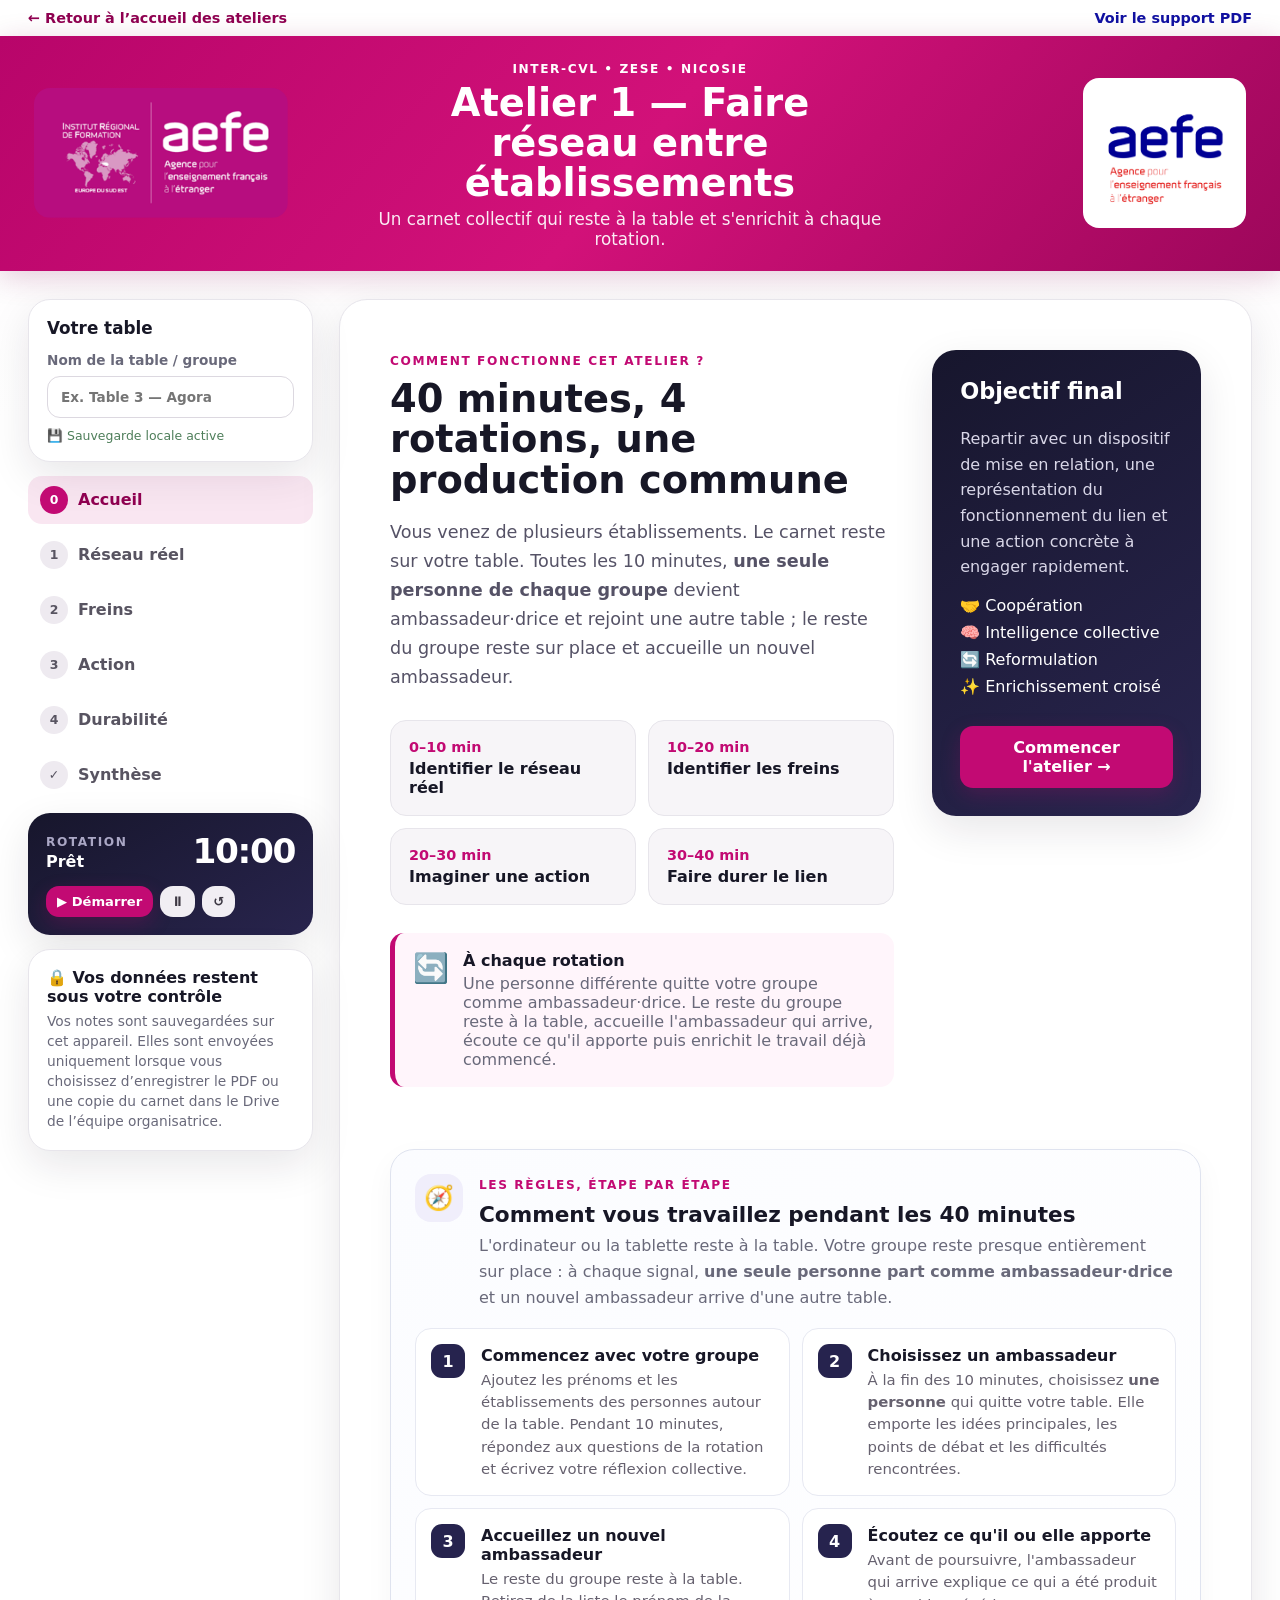
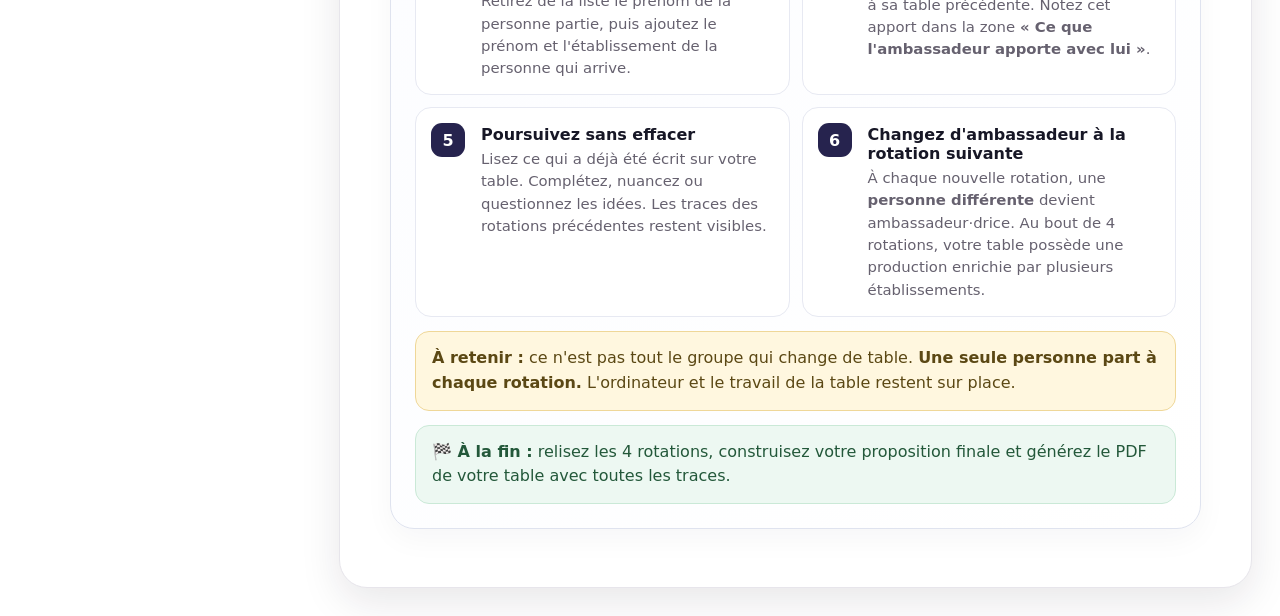
<file: atelier1.html>
<!doctype html>
<html lang="fr">
<head>
<script defer src="https://cloud.umami.is/script.js" data-website-id="09bb50e4-e5cd-47d4-b231-1551e99b2df5" data-domains="xseorkly.github.io" data-exclude-search="true"></script>
  <meta charset="utf-8">
  <meta name="viewport" content="width=device-width, initial-scale=1">
  <title>Inter-CVL ZESE — Atelier 1 : Faire réseau</title>
  <meta name="description" content="Carnet interactif de l'atelier 1 de l'Inter-CVL ZESE à Nicosie.">
  <link rel="stylesheet" href="styles.css">
  <script defer src="drive-sync.js"></script>
  <script defer src="atelier1.js"></script>
</head>
<body>
  <div class="topbar"><a class="home-link" href="index.html">← Retour à l’accueil des ateliers</a><a class="source-link" href="supports/Atelier-1.pdf" target="_blank">Voir le support PDF</a></div>
  <header class="hero">
    <div class="brand-row">
      <img class="brand brand-zese" src="assets/logo-zese.png" alt="IRF Europe du Sud-Est — AEFE">
      <div class="hero-title">
        <span class="eyebrow">INTER-CVL • ZESE • NICOSIE</span>
        <h1>Atelier 1 — Faire réseau entre établissements</h1>
        <p>Un carnet collectif qui reste à la table et s'enrichit à chaque rotation.</p>
      </div>
      <img class="brand brand-aefe" src="assets/logo-aefe.png" alt="AEFE — Agence pour l'enseignement français à l'étranger">
    </div>
  </header>

  <main class="layout">
    <aside class="sidebar" aria-label="Navigation de l'atelier">
      <section class="card compact session-card">
        <h2>Votre table</h2>
        <label>Nom de la table / groupe
          <input id="tableName" type="text" placeholder="Ex. Table 3 — Agora">
        </label>
        <div class="save-status" id="saveStatus">💾 Sauvegarde locale active</div>
      </section>

      <nav class="steps" id="stepsNav">
        <button data-step="0" class="step active"><span>0</span>Accueil</button>
        <button data-step="1" class="step"><span>1</span>Réseau réel</button>
        <button data-step="2" class="step"><span>2</span>Freins</button>
        <button data-step="3" class="step"><span>3</span>Action</button>
        <button data-step="4" class="step"><span>4</span>Durabilité</button>
        <button data-step="5" class="step"><span>✓</span>Synthèse</button>
      </nav>

      <section class="card compact timer-card">
        <div class="timer-top">
          <div>
            <span class="small-label">Rotation</span>
            <strong id="timerLabel">Prêt</strong>
          </div>
          <div id="timerDisplay" class="timer-display">10:00</div>
        </div>
        <div class="timer-actions">
          <button id="timerStart" class="btn primary small">▶ Démarrer</button>
          <button id="timerPause" class="btn ghost small">⏸</button>
          <button id="timerReset" class="btn ghost small">↺</button>
        </div>
      </section>

      <section class="card compact privacy-card">
        <strong>🔒 Vos données restent sous votre contrôle</strong>
        <p>Vos notes sont sauvegardées sur cet appareil. Elles sont envoyées uniquement lorsque vous choisissez d’enregistrer le PDF ou une copie du carnet dans le Drive de l’équipe organisatrice.</p>
      </section>
    </aside>

    <section class="workspace">
      <section class="panel visible" data-panel="0">
        <div class="intro-grid">
          <div>
            <span class="kicker">Comment fonctionne cet atelier ?</span>
            <h2>40 minutes, 4 rotations, une production commune</h2>
            <p class="lead">Vous venez de plusieurs établissements. Le carnet reste sur votre table. Toutes les 10 minutes, <strong>une seule personne de chaque groupe</strong> devient ambassadeur·drice et rejoint une autre table ; le reste du groupe reste sur place et accueille un nouvel ambassadeur.</p>

            <div class="timeline">
              <article><b>0–10 min</b><span>Identifier le réseau réel</span></article>
              <article><b>10–20 min</b><span>Identifier les freins</span></article>
              <article><b>20–30 min</b><span>Imaginer une action</span></article>
              <article><b>30–40 min</b><span>Faire durer le lien</span></article>
            </div>

            <div class="callout">
              <span class="callout-icon">🔄</span>
              <div><strong>À chaque rotation</strong><p>Une personne différente quitte votre groupe comme ambassadeur·drice. Le reste du groupe reste à la table, accueille l'ambassadeur qui arrive, écoute ce qu'il apporte puis enrichit le travail déjà commencé.</p></div>
            </div>
          </div>

        <section class="student-howto">
          <div class="student-howto-head"><span class="howto-icon">🧭</span><div><span class="kicker">Les règles, étape par étape</span><h3>Comment vous travaillez pendant les 40 minutes</h3><p>L'ordinateur ou la tablette reste à la table. Votre groupe reste presque entièrement sur place : à chaque signal, <strong>une seule personne part comme ambassadeur·drice</strong> et un nouvel ambassadeur arrive d'une autre table.</p></div></div>
          <div class="howto-steps">
            <article><span>1</span><div><h4>Commencez avec votre groupe</h4><p>Ajoutez les prénoms et les établissements des personnes autour de la table. Pendant 10 minutes, répondez aux questions de la rotation et écrivez votre réflexion collective.</p></div></article>
            <article><span>2</span><div><h4>Choisissez un ambassadeur</h4><p>À la fin des 10 minutes, choisissez <strong>une personne</strong> qui quitte votre table. Elle emporte les idées principales, les points de débat et les difficultés rencontrées.</p></div></article>
            <article><span>3</span><div><h4>Accueillez un nouvel ambassadeur</h4><p>Le reste du groupe reste à la table. Retirez de la liste le prénom de la personne partie, puis ajoutez le prénom et l'établissement de la personne qui arrive.</p></div></article>
            <article><span>4</span><div><h4>Écoutez ce qu'il ou elle apporte</h4><p>Avant de poursuivre, l'ambassadeur qui arrive explique ce qui a été produit à sa table précédente. Notez cet apport dans la zone <strong>« Ce que l'ambassadeur apporte avec lui »</strong>.</p></div></article>
            <article><span>5</span><div><h4>Poursuivez sans effacer</h4><p>Lisez ce qui a déjà été écrit sur votre table. Complétez, nuancez ou questionnez les idées. Les traces des rotations précédentes restent visibles.</p></div></article>
            <article><span>6</span><div><h4>Changez d'ambassadeur à la rotation suivante</h4><p>À chaque nouvelle rotation, une <strong>personne différente</strong> devient ambassadeur·drice. Au bout de 4 rotations, votre table possède une production enrichie par plusieurs établissements.</p></div></article>
          </div>
          <div class="howto-warning"><strong>À retenir :</strong> ce n'est pas tout le groupe qui change de table. <strong>Une seule personne part à chaque rotation.</strong> L'ordinateur et le travail de la table restent sur place.</div>
          <div class="howto-finish"><strong>🏁 À la fin :</strong> relisez les 4 rotations, construisez votre proposition finale et générez le PDF de votre table avec toutes les traces.</div>
        </section>
          <div class="intro-card">
            <h3>Objectif final</h3>
            <p>Repartir avec un dispositif de mise en relation, une représentation du fonctionnement du lien et une action concrète à engager rapidement.</p>
            <ul class="checklist">
              <li>🤝 Coopération</li>
              <li>🧠 Intelligence collective</li>
              <li>🔄 Reformulation</li>
              <li>✨ Enrichissement croisé</li>
            </ul>
            <button class="btn primary wide" data-go="1">Commencer l'atelier →</button>
          </div>
        </div>
      </section>

      <!-- STEP 1 -->
      <section class="panel" data-panel="1">
        <div class="section-heading">
          <div><span class="kicker">Rotation 1 • 0–10 min</span><h2>Identifier le réseau réel</h2></div>
          <div class="phase-badge">01</div>
        </div>
        <p class="lead">Quels liens existent déjà entre les établissements ? Lesquels sont invisibles, occasionnels ou inexistants ?</p>

        <div class="contributors" data-rotation="1"></div>

        <div class="cards-3">
          <article class="question-card">
            <h3>🏫 Établissements connus</h3>
            <p>Quels établissements connaissez-vous déjà ? Depuis quand ? Existe-t-il des liens entre vos établissements ?</p>
            <textarea data-field="r1_known" placeholder="Vos constats, exemples, noms d'établissements, types d'échanges…"></textarea>
          </article>
          <article class="question-card">
            <h3>🌫️ Établissements inconnus</h3>
            <p>Quels établissements de la ZESE connaissez-vous ?</p>
            <textarea data-field="r1_unknown" placeholder="Ce qui reste invisible ou difficile à identifier…"></textarea>
          </article>
          <article class="question-card">
            <h3>🔗 État des liens actuels</h3>
            <p>Quelles relations ont les établissements de la ZESE à votre connaissance ? S'il y en a, sont-elles régulières ou occasionnelles ? Délibérées ou dues au hasard ?</p>
            <textarea data-field="r1_links" placeholder="Décrivez la nature des connexions actuelles…"></textarea>
          </article>
        </div>

        <article class="reflection-card">
          <div class="reflection-title"><span>🧠</span><div><span class="kicker">Synthèse du groupe</span><h3>NOTRE RÉFLEXION</h3></div></div>
          <p>Après avoir répondu aux questions, rassemblez ici les idées essentielles, les désaccords éventuels et ce que vous retenez collectivement.</p>
          <textarea data-field="r1_reflection" placeholder="Notre réflexion collective sur le réseau réel…"></textarea>
        </article>

        <article class="relay-card">
          <div><span>🗣️</span><h3>À transmettre à la rotation suivante</h3></div>
          <textarea data-field="r1_relay" placeholder="En 2 ou 3 phrases : qu'est-ce que le prochain groupe doit absolument savoir ?"></textarea>
        </article>
        <div class="nav-actions"><button class="btn ghost" data-go="0">← Accueil</button><button class="btn primary" data-go="2">Rotation suivante →</button></div>
      </section>

      <!-- STEP 2 -->
      <section class="panel" data-panel="2">
        <div class="section-heading">
          <div><span class="kicker">Rotation 2 • 10–20 min</span><h2>Identifier les freins à la mise en relation</h2></div>
          <div class="phase-badge">02</div>
        </div>
        <p class="lead">Avant de chercher des solutions, identifiez ce qui limite réellement les échanges entre établissements.</p>

        <div class="previous-note"><strong>💬 Ce que la rotation précédente de cette table transmet :</strong><div id="relay1Preview">Aucune note pour le moment.</div></div>
        <article class="ambassador-card">
          <div class="ambassador-title"><span>🎒</span><div><span class="kicker">Nouvel apport</span><h3>Ce que l’ambassadeur qui arrive apporte avec lui</h3></div></div>
          <p>Notez ce qu’il ou elle rapporte de sa table d’origine : une idée forte, un constat, une proposition, une question ou un désaccord utile.</p>
          <textarea data-field="r2_ambassador" placeholder="L’ambassadeur nous apporte…"></textarea>
        </article>
        <div class="contributors" data-rotation="2"></div>

        <div class="obstacle-grid">
          <article class="obstacle"><div class="obstacle-icon">🕒</div><h3>Temps</h3><p>Y a-t-il des moments dans l'année où il serait opportun que les établissements se connectent pour faire des actions ?</p><textarea data-field="r2_time" placeholder="Notes du groupe…"></textarea></article>
          <article class="obstacle"><div class="obstacle-icon">🔍</div><h3>Visibilité</h3><p>Que savez-vous de ce que font les autres établissements ? Comment l'avez-vous appris ?</p><textarea data-field="r2_visibility" placeholder="Notes du groupe…"></textarea></article>
          <article class="obstacle"><div class="obstacle-icon">🚪</div><h3>Porte d'entrée</h3><p>Par où commencer pour contacter un établissement ? Qu'est-ce qui peut vous retenir ?</p><textarea data-field="r2_entry" placeholder="Notes du groupe…"></textarea></article>
          <article class="obstacle"><div class="obstacle-icon">⚙️</div><h3>Complexité perçue</h3><p>Qu'est-ce qui semble trop compliqué dans la collaboration ? D'où vient cette impression ?</p><textarea data-field="r2_complexity" placeholder="Notes du groupe…"></textarea></article>
        </div>

        <div class="priority-box">
          <div><span class="kicker">Choix collectif</span><h3>Quel frein paraît prioritaire ?</h3></div>
          <select data-field="r2_priority">
            <option value="">Choisir…</option><option>Temps</option><option>Visibilité</option><option>Absence de porte d'entrée</option><option>Complexité perçue</option><option>Autre</option>
          </select>
          <textarea data-field="r2_priority_reason" placeholder="Pourquoi ce frein est-il prioritaire ?"></textarea>
        </div>

        <article class="reflection-card">
          <div class="reflection-title"><span>🧠</span><div><span class="kicker">Synthèse du groupe</span><h3>NOTRE RÉFLEXION</h3></div></div>
          <p>Après l’analyse des freins et l’apport de l’ambassadeur, formulez ce que votre groupe comprend maintenant du problème.</p>
          <textarea data-field="r2_reflection" placeholder="Notre réflexion collective sur les freins et les priorités…"></textarea>
        </article>
        <article class="relay-card"><div><span>🗣️</span><h3>À transmettre à la rotation suivante</h3></div><textarea data-field="r2_relay" placeholder="Le constat essentiel et la question que vous transmettez…"></textarea></article>
        <div class="nav-actions"><button class="btn ghost" data-go="1">← Retour</button><button class="btn primary" data-go="3">Rotation suivante →</button></div>
      </section>

      <!-- STEP 3 -->
      <section class="panel" data-panel="3">
        <div class="section-heading">
          <div><span class="kicker">Rotation 3 • 20–30 min</span><h2>Imaginer une action pour faire réseau</h2></div>
          <div class="phase-badge">03</div>
        </div>
        <p class="lead">Transformez les constats précédents en une action simple, inclusive et réellement réalisable.</p>
        <div class="previous-note"><strong>💬 Ce que la rotation précédente de cette table transmet :</strong><div id="relay2Preview">Aucune note pour le moment.</div></div>
        <article class="ambassador-card">
          <div class="ambassador-title"><span>🎒</span><div><span class="kicker">Nouvel apport</span><h3>Ce que l’ambassadeur qui arrive apporte avec lui</h3></div></div>
          <p>Notez l’idée ou le questionnement qu’il ou elle apporte depuis la table précédente et qui peut enrichir votre proposition.</p>
          <textarea data-field="r3_ambassador" placeholder="L’ambassadeur nous apporte…"></textarea>
        </article>
        <div class="contributors" data-rotation="3"></div>

        <div class="project-builder">
          <label class="full">💡 Nom ou idée du dispositif<span class="hint">Donnez un nom simple et concret à ce que vous imaginez, comme si ça existait déjà (ce n'est pas encore l'action elle-même, juste comment vous l'appelleriez).</span><textarea data-field="r3_idea" placeholder="Ex. Rendez-vous trimestriel inter-CVL, réseau des éco-délégués, binômes d'établissements…"></textarea></label>
          <label>👥 Qui ferait quoi ?<span class="hint">Listez qui serait concrètement impliqué et son rôle : vous, d'autres élèves, un professeur référent, la vie scolaire, les CVL des autres établissements…</span><textarea data-field="r3_who" placeholder="Qui peut faire quoi ? Vous, les adultes accompagnateurs, les établissements…"></textarea></label>
          <label>🎯 Pourquoi cette répartition ?<span class="hint">Expliquez pourquoi vous avez choisi ces rôles précis : qu'est-ce qui rend cette organisation logique et réaliste avec les moyens dont vous disposez ?</span><textarea data-field="r3_why" placeholder="Ce qui rend cette organisation pertinente…"></textarea></label>
          <label>🚪 Comment un nouvel établissement pourrait-il rejoindre ?<span class="hint">Imaginez qu'un établissement de la ZESE découvre votre dispositif en cours d'année : par quelle démarche précise pourrait-il vous rejoindre ?</span><textarea data-field="r3_join" placeholder="Porte d'entrée, personne ressource, procédure simple…"></textarea></label>
          <label>🛠️ Quel outil ou format semblerait naturel ?<span class="hint">Quel moyen concret utiliseriez-vous pour communiquer et vous organiser : une application, un groupe de discussion, une visio, une rencontre physique ?</span><textarea data-field="r3_tool" placeholder="Visio, canal partagé, rencontre, pad, formulaire, binômes…"></textarea></label>
          <label class="full">👣 Quel serait le tout premier geste ?<span class="hint">Décrivez UNE action précise, réalisable dès la semaine prochaine, et dites qui s'en chargerait — pas un plan sur toute l'année, juste le tout premier pas.</span><textarea data-field="r3_first" placeholder="Une action faisable très rapidement et clairement attribuée…"></textarea></label>
        </div>
        <article class="reflection-card">
          <div class="reflection-title"><span>🧠</span><div><span class="kicker">Synthèse du groupe</span><h3>NOTRE RÉFLEXION</h3></div></div>
          <p>Prenez du recul : qu’est-ce qui vous paraît le plus pertinent dans l’action imaginée ? Qu’est-ce qui doit encore être amélioré ?</p>
          <textarea data-field="r3_reflection" placeholder="Notre réflexion collective sur l’action imaginée…"></textarea>
        </article>
        <article class="relay-card"><div><span>🗣️</span><h3>À transmettre à la rotation suivante</h3></div><textarea data-field="r3_relay" placeholder="Résumez l'idée proposée et ce qu'il reste à consolider…"></textarea></article>
        <div class="nav-actions"><button class="btn ghost" data-go="2">← Retour</button><button class="btn primary" data-go="4">Rotation suivante →</button></div>
      </section>

      <!-- STEP 4 -->
      <section class="panel" data-panel="4">
        <div class="section-heading">
          <div><span class="kicker">Rotation 4 • 30–40 min</span><h2>Structurer le lien pour qu'il dure</h2></div>
          <div class="phase-badge">04</div>
        </div>
        <p class="lead">Comment éviter l'effet « one shot » et permettre à d'autres de reprendre la dynamique ?</p>
        <div class="previous-note"><strong>💬 Ce que la rotation précédente de cette table transmet :</strong><div id="relay3Preview">Aucune note pour le moment.</div></div>
        <article class="ambassador-card">
          <div class="ambassador-title"><span>🎒</span><div><span class="kicker">Nouvel apport</span><h3>Ce que l’ambassadeur qui arrive apporte avec lui</h3></div></div>
          <p>Notez ce qu’il ou elle rapporte de l’autre table et qui peut aider à rendre votre proposition plus durable ou plus facilement transmissible.</p>
          <textarea data-field="r4_ambassador" placeholder="L’ambassadeur nous apporte…"></textarea>
        </article>
        <div class="contributors" data-rotation="4"></div>

        <div class="cards-3">
          <article class="question-card"><h3>🗓️ Action ponctuelle ou régulière ?</h3><p>À quel rythme pourriez-vous vraiment agir ensemble (une fois par mois, par trimestre) ? Qu'est-ce qui rendrait ce rythme tenable dans la durée ?</p><textarea data-field="r4_frequency" placeholder="Fréquence, rythme, conditions réalistes…"></textarea></article>
          <article class="question-card"><h3>♻️ Éviter l'effet « one shot »</h3><p>D'après vous, pourquoi ce genre de projet s'essouffle souvent après une seule édition ? Qu'est-ce qu'on pourrait mettre en place dès le début pour que ça continue l'année suivante ?</p><textarea data-field="r4_sustain" placeholder="Conditions de pérennité…"></textarea></article>
          <article class="question-card"><h3>🤲 Passer le relais</h3><p>Si vous partez (fin d'année, changement d'établissement), qu'est-ce qu'il faudrait laisser à ceux qui reprennent pour qu'ils n'aient pas à tout redécouvrir ?</p><textarea data-field="r4_handover" placeholder="Transmission, documentation, référents…"></textarea></article>
        </div>

        <div class="stress-test">
          <div><span class="kicker">Test de résistance</span><h3>Si la personne motrice quitte l'établissement demain, votre dispositif continue-t-il ?</h3></div>
          <div class="segmented" data-segment="r4_resilience">
            <button data-value="Non">🔴 Non</button><button data-value="Peut-être">🟠 Peut-être</button><button data-value="Oui">🟢 Oui</button>
          </div>
          <textarea data-field="r4_resilience_reason" placeholder="Qu'est-ce qui rendrait le dispositif plus transmissible ?"></textarea>
        </div>
        <article class="reflection-card">
          <div class="reflection-title"><span>🧠</span><div><span class="kicker">Synthèse du groupe</span><h3>NOTRE RÉFLEXION</h3></div></div>
          <p>Quelles conditions vous semblent indispensables pour que le lien survive, se transmette et continue réellement après la rencontre ?</p>
          <textarea data-field="r4_reflection" placeholder="Notre réflexion collective sur la durabilité du réseau…"></textarea>
        </article>
        <article class="relay-card"><div><span>🗣️</span><h3>Le message final de cette rotation</h3></div><textarea data-field="r4_relay" placeholder="Ce que vous voulez absolument conserver dans la synthèse finale…"></textarea></article>
        <div class="nav-actions"><button class="btn ghost" data-go="3">← Retour</button><button class="btn primary" data-go="5">Construire la synthèse →</button></div>
      </section>

      <!-- SYNTHESIS -->
      <section class="panel" data-panel="5">
        <div class="section-heading">
          <div><span class="kicker">Production attendue</span><h2>Notre proposition finale</h2></div>
          <div class="phase-badge done">✓</div>
        </div>
        <p class="lead">Formulez ce que vous voulez réellement emporter de l'atelier et pouvoir activer après Nicosie.</p>

        <div class="summary-grid">
          <label>🤝 Notre dispositif de mise en relation<textarea data-field="final_device" placeholder="Comment fonctionne-t-il ? Qui est concerné ?"></textarea></label>
          <label>🧩 Le fonctionnement du lien<textarea data-field="final_operation" placeholder="Qui joue quel rôle ? Comment le lien se maintient-il et se transmet-il ?"></textarea></label>
          <label class="full accent">👣 La plus petite action concrète à initier dès la semaine prochaine<textarea data-field="final_next" placeholder="Une action simple, précise et réalisable…"></textarea></label>
        </div>

        <section class="drawing-section">
          <div class="drawing-head"><div><span class="kicker">Schéma libre</span><h3>Représentez votre réseau ou le fonctionnement du dispositif</h3></div><div class="drawing-tools"><button id="penBtn" class="tool active">✏️ Dessiner</button><button id="eraserBtn" class="tool">🧽 Effacer</button><button id="clearCanvas" class="tool danger">🗑 Tout effacer</button></div></div>
          <canvas id="networkCanvas" width="1100" height="430" aria-label="Zone de dessin du schéma du réseau"></canvas>
        </section>

        <section class="final-contributors">
          <h3>👥 Tous les prénoms de celles et ceux qui ont participé</h3>
          <div id="allContributors"></div>
        </section>

        <div class="export-box">
          <div><span class="kicker">Votre production est prête</span><h3>Générer le carnet final de la table</h3><p>Le PDF reprend les 4 rotations, les prénoms du groupe, votre proposition finale et votre schéma.</p></div>
          <div class="export-actions">
            <button id="previewBtn" class="btn ghost">👁 Prévisualiser</button>
            <button id="pdfBtn" class="btn primary">📄 Générer le PDF + l’enregistrer dans Drive</button>
            <button id="backupBtn" class="btn secondary">💾 Sauvegarder le carnet</button>
            <label class="btn secondary file-btn">📂 Restaurer<input id="restoreInput" type="file" accept="application/json" hidden></label>
            <button id="driveSyncBtn" class="btn secondary">☁️ Envoyer une copie du carnet (JSON)</button>
            <p id="driveSyncStatus" class="drive-sync-status"></p>
          </div>
        </div>
        <div class="nav-actions"><button class="btn ghost" data-go="4">← Retour</button><button id="resetAll" class="btn danger-outline">Réinitialiser cette table</button></div>
      </section>
    </section>
  </main>

  <dialog id="participantDialog" class="participant-dialog">
    <form method="dialog" id="participantForm">
      <div class="dialog-head"><div><span class="kicker">Nouvelle rotation</span><h2>Qui contribue à cette table ?</h2></div><button value="cancel" class="dialog-close" aria-label="Fermer">×</button></div>
      <p>Les prénoms de la rotation précédente sont déjà repris. Retirez le prénom de la personne partie comme ambassadeur, puis ajoutez celui de la personne qui vient d'arriver.</p>
      <div id="existingPeopleHint" class="existing-people-hint"></div>
      <input type="hidden" id="participantRotation">
      <label>Prénom<input id="participantName" required maxlength="40" placeholder="Ex. Sofia"></label>
      <label>Établissement / ville<input id="participantSchool" required maxlength="80" placeholder="Ex. Athènes — LFHED"></label>
      <div class="dialog-actions"><button value="cancel" class="btn ghost">Annuler</button><button id="participantSubmit" value="default" class="btn primary">Ajouter</button></div>
    </form>
  </dialog>

  <dialog id="previewDialog" class="preview-dialog">
    <div class="dialog-head"><div><span class="kicker">Prévisualisation</span><h2>Production finale</h2></div><button id="closePreview" class="dialog-close">×</button></div>
    <div id="previewContent" class="preview-content"></div>
  </dialog>

  <div id="rotationToast" class="rotation-toast" role="status" aria-live="polite">
    <div class="toast-icon">🔄</div><div><strong>Rotation !</strong><span>Accueillez celles et ceux qui arrivent, puis ajoutez leurs prénoms.</span></div>
  </div>
</body>
</html>
</file>
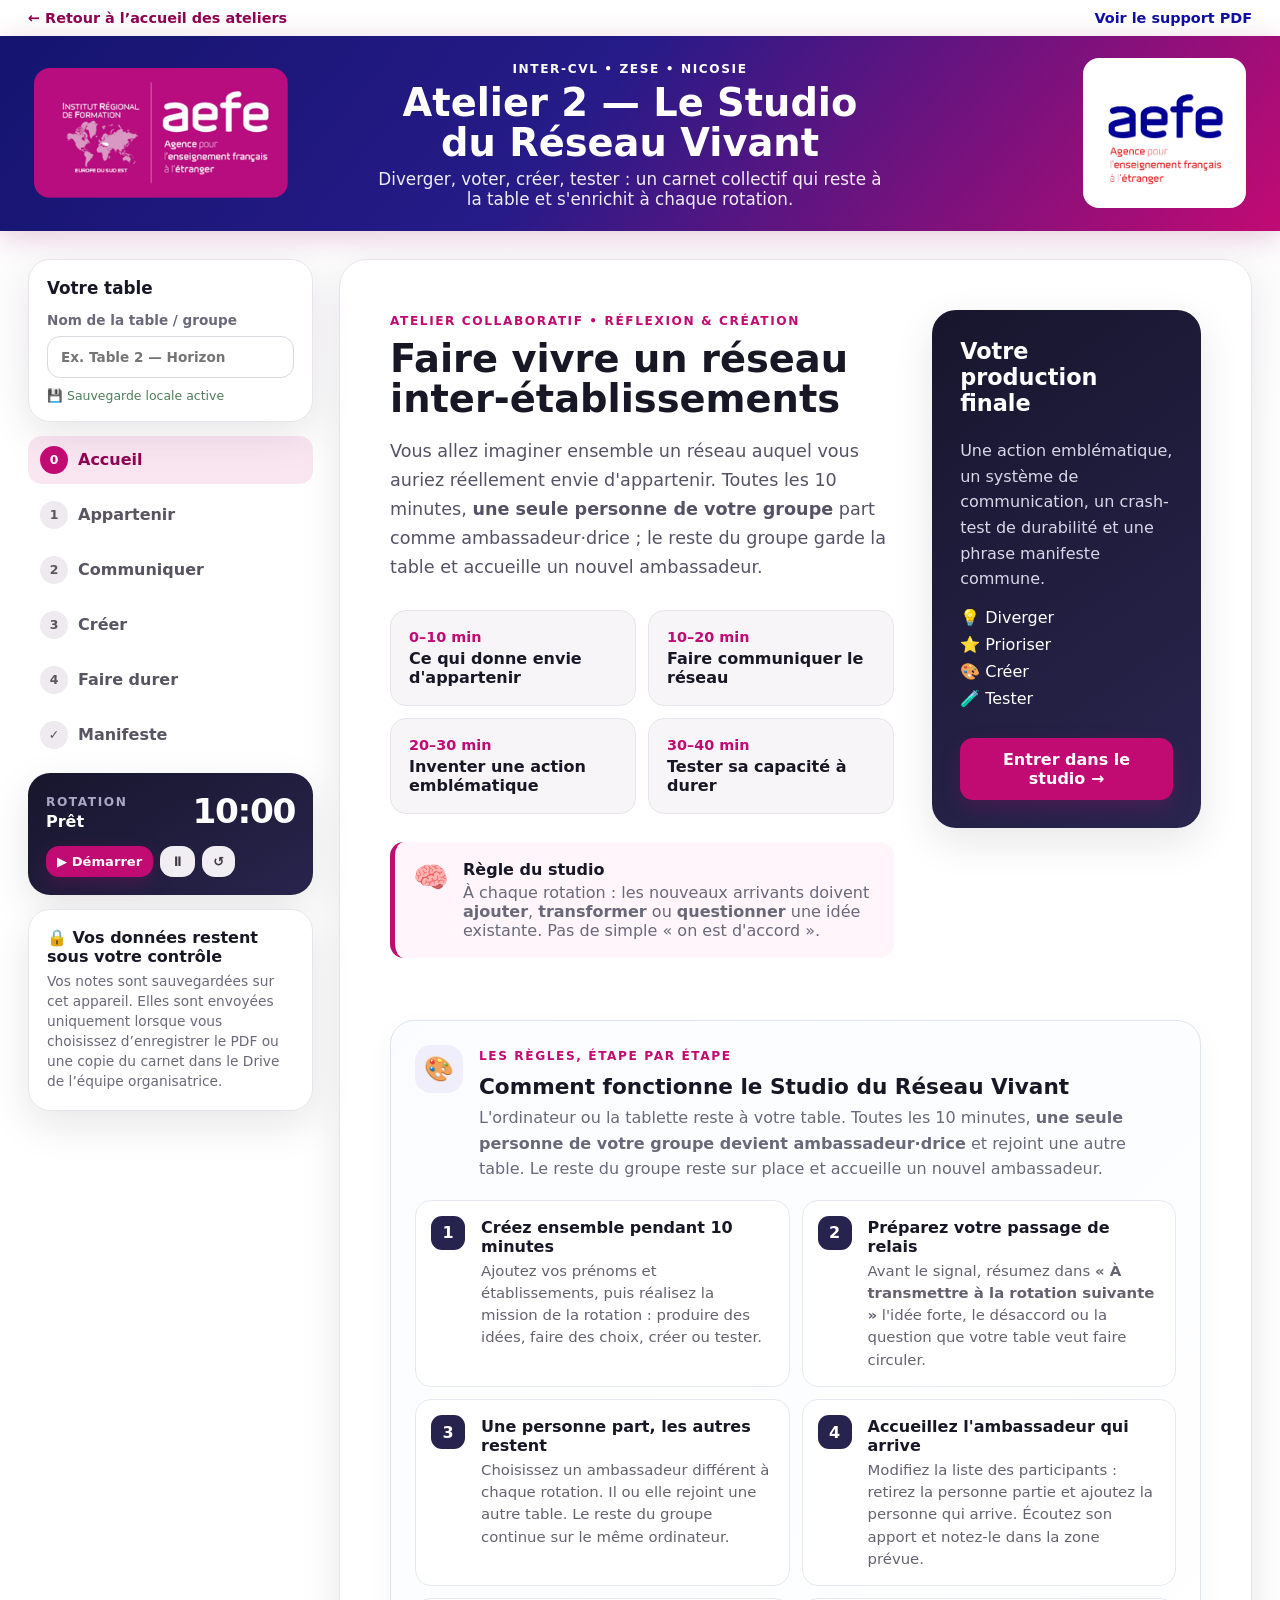
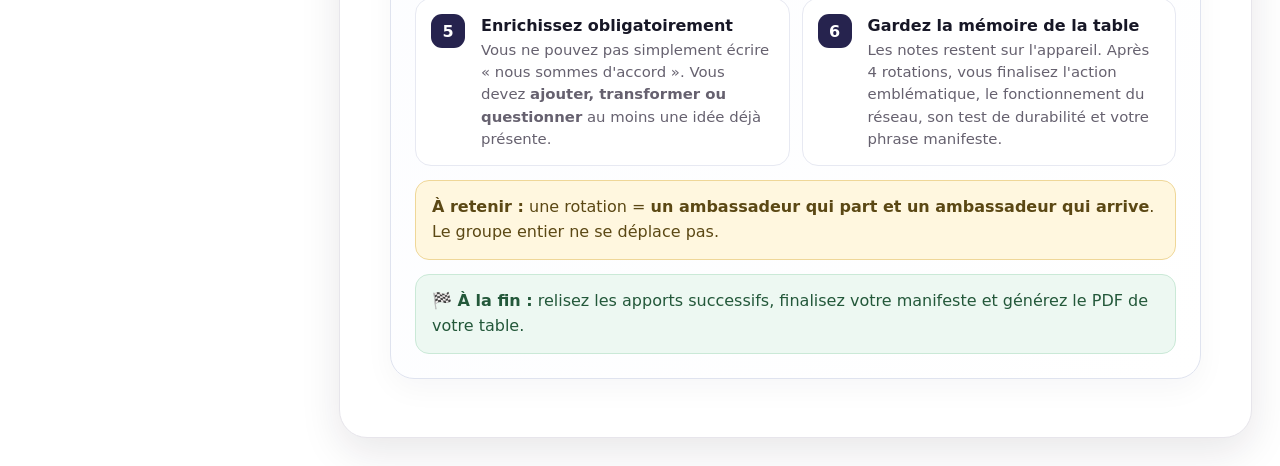
<file: atelier2.html>
<!doctype html>
<html lang="fr">
<head>
<script defer src="https://cloud.umami.is/script.js" data-website-id="09bb50e4-e5cd-47d4-b231-1551e99b2df5" data-domains="xseorkly.github.io" data-exclude-search="true"></script>
  <meta charset="utf-8">
  <meta name="viewport" content="width=device-width, initial-scale=1">
  <title>Inter-CVL ZESE — Atelier 2 : Vivre Réseau</title>
  <meta name="description" content="Studio collaboratif de l'atelier 2 de l'Inter-CVL ZESE à Nicosie.">
  <link rel="stylesheet" href="styles.css">
  <script defer src="drive-sync.js"></script>
  <script defer src="atelier2.js"></script>
</head>
<body>
  <div class="topbar"><a class="home-link" href="index.html">← Retour à l’accueil des ateliers</a><a class="source-link" href="supports/Atelier2.pdf" target="_blank">Voir le support PDF</a></div>
  <header class="hero hero-two">
    <div class="brand-row">
      <img class="brand brand-zese" src="assets/logo-zese.png" alt="IRF Europe du Sud-Est — AEFE">
      <div class="hero-title">
        <span class="eyebrow">INTER-CVL • ZESE • NICOSIE</span>
        <h1>Atelier 2 — Le Studio du Réseau Vivant</h1>
        <p>Diverger, voter, créer, tester : un carnet collectif qui reste à la table et s'enrichit à chaque rotation.</p>
      </div>
      <img class="brand brand-aefe" src="assets/logo-aefe.png" alt="AEFE — Agence pour l'enseignement français à l'étranger">
    </div>
  </header>

  <main class="layout">
    <aside class="sidebar" aria-label="Navigation de l'atelier">
      <section class="card compact session-card">
        <h2>Votre table</h2>
        <label>Nom de la table / groupe
          <input id="tableName" type="text" placeholder="Ex. Table 2 — Horizon">
        </label>
        <div class="save-status" id="saveStatus">💾 Sauvegarde locale active</div>
      </section>

      <nav class="steps" id="stepsNav">
        <button data-step="0" class="step active"><span>0</span>Accueil</button>
        <button data-step="1" class="step"><span>1</span>Appartenir</button>
        <button data-step="2" class="step"><span>2</span>Communiquer</button>
        <button data-step="3" class="step"><span>3</span>Créer</button>
        <button data-step="4" class="step"><span>4</span>Faire durer</button>
        <button data-step="5" class="step"><span>✓</span>Manifeste</button>
      </nav>

      <section class="card compact timer-card">
        <div class="timer-top">
          <div><span class="small-label">Rotation</span><strong id="timerLabel">Prêt</strong></div>
          <div id="timerDisplay" class="timer-display">10:00</div>
        </div>
        <div class="timer-actions">
          <button id="timerStart" class="btn primary small">▶ Démarrer</button>
          <button id="timerPause" class="btn ghost small">⏸</button>
          <button id="timerReset" class="btn ghost small">↺</button>
        </div>
      </section>

      <section class="card compact privacy-card"><strong>🔒 Vos données restent sous votre contrôle</strong><p>Vos notes sont sauvegardées sur cet appareil. Elles sont envoyées uniquement lorsque vous choisissez d’enregistrer le PDF ou une copie du carnet dans le Drive de l’équipe organisatrice.</p></section>
    </aside>

    <section class="workspace">
      <section class="panel visible" data-panel="0">
        <div class="intro-grid">
          <div>
            <span class="kicker">Atelier collaboratif • réflexion & création</span>
            <h2>Faire vivre un réseau inter-établissements</h2>
            <p class="lead">Vous allez imaginer ensemble un réseau auquel vous auriez réellement envie d'appartenir. Toutes les 10 minutes, <strong>une seule personne de votre groupe</strong> part comme ambassadeur·drice ; le reste du groupe garde la table et accueille un nouvel ambassadeur.</p>
            <div class="timeline">
              <article><b>0–10 min</b><span>Ce qui donne envie d'appartenir</span></article>
              <article><b>10–20 min</b><span>Faire communiquer le réseau</span></article>
              <article><b>20–30 min</b><span>Inventer une action emblématique</span></article>
              <article><b>30–40 min</b><span>Tester sa capacité à durer</span></article>
            </div>
            <div class="callout"><span class="callout-icon">🧠</span><div><strong>Règle du studio</strong><p>À chaque rotation : les nouveaux arrivants doivent <b>ajouter</b>, <b>transformer</b> ou <b>questionner</b> une idée existante. Pas de simple « on est d'accord ».</p></div></div>
          </div>

        <section class="student-howto">
          <div class="student-howto-head"><span class="howto-icon">🎨</span><div><span class="kicker">Les règles, étape par étape</span><h3>Comment fonctionne le Studio du Réseau Vivant</h3><p>L'ordinateur ou la tablette reste à votre table. Toutes les 10 minutes, <strong>une seule personne de votre groupe devient ambassadeur·drice</strong> et rejoint une autre table. Le reste du groupe reste sur place et accueille un nouvel ambassadeur.</p></div></div>
          <div class="howto-steps">
            <article><span>1</span><div><h4>Créez ensemble pendant 10 minutes</h4><p>Ajoutez vos prénoms et établissements, puis réalisez la mission de la rotation : produire des idées, faire des choix, créer ou tester.</p></div></article>
            <article><span>2</span><div><h4>Préparez votre passage de relais</h4><p>Avant le signal, résumez dans <strong>« À transmettre à la rotation suivante »</strong> l'idée forte, le désaccord ou la question que votre table veut faire circuler.</p></div></article>
            <article><span>3</span><div><h4>Une personne part, les autres restent</h4><p>Choisissez un ambassadeur différent à chaque rotation. Il ou elle rejoint une autre table. Le reste du groupe continue sur le même ordinateur.</p></div></article>
            <article><span>4</span><div><h4>Accueillez l'ambassadeur qui arrive</h4><p>Modifiez la liste des participants : retirez la personne partie et ajoutez la personne qui arrive. Écoutez son apport et notez-le dans la zone prévue.</p></div></article>
            <article><span>5</span><div><h4>Enrichissez obligatoirement</h4><p>Vous ne pouvez pas simplement écrire « nous sommes d'accord ». Vous devez <strong>ajouter, transformer ou questionner</strong> au moins une idée déjà présente.</p></div></article>
            <article><span>6</span><div><h4>Gardez la mémoire de la table</h4><p>Les notes restent sur l'appareil. Après 4 rotations, vous finalisez l'action emblématique, le fonctionnement du réseau, son test de durabilité et votre phrase manifeste.</p></div></article>
          </div>
          <div class="howto-warning"><strong>À retenir :</strong> une rotation = <strong>un ambassadeur qui part et un ambassadeur qui arrive</strong>. Le groupe entier ne se déplace pas.</div>
          <div class="howto-finish"><strong>🏁 À la fin :</strong> relisez les apports successifs, finalisez votre manifeste et générez le PDF de votre table.</div>
        </section>
          <div class="intro-card">
            <h3>Votre production finale</h3>
            <p>Une action emblématique, un système de communication, un crash-test de durabilité et une phrase manifeste commune.</p>
            <ul class="checklist"><li>💡 Diverger</li><li>⭐ Prioriser</li><li>🎨 Créer</li><li>🧪 Tester</li></ul>
            <button class="btn primary wide" data-go="1">Entrer dans le studio →</button>
          </div>
        </div>
      </section>

      <section class="panel" data-panel="1">
        <div class="section-heading"><div><span class="kicker">Rotation 1 • 0–10 min</span><h2>Qu'est-ce qui donne envie d'appartenir à un réseau ?</h2></div><div class="phase-badge">01</div></div>
        <p class="lead">Pensez aux groupes, clubs ou communautés auxquels vous aimez appartenir. Faites émerger beaucoup d'idées, puis choisissez les plus fortes.</p>
        <div class="contributors" data-rotation="1"></div>

        <div class="studio-rule"><strong>1. DIVERGER :</strong> ajoutez des idées. <strong>2. VOTER :</strong> votre table dispose de 3 étoiles à répartir. <span id="votesCounter">⭐⭐⭐ disponibles</span></div>
        <div class="ideas-grid">
          <article class="idea-column" data-theme="engagement"><h3>🔥 L'envie de participer</h3><p>Qu'est-ce qui donne envie de s'engager et de rester ?</p><div class="idea-list" id="ideas-engagement"></div><div class="idea-add"><input id="ideaInput-engagement" placeholder="Ajouter une idée…"><button class="btn secondary small" data-add-idea="engagement">+ Ajouter</button></div></article>
          <article class="idea-column" data-theme="belonging"><h3>🤝 Le sentiment d'appartenance</h3><p>Quels signes, rituels ou moments font sentir qu'on est membre ?</p><div class="idea-list" id="ideas-belonging"></div><div class="idea-add"><input id="ideaInput-belonging" placeholder="Ajouter une idée…"><button class="btn secondary small" data-add-idea="belonging">+ Ajouter</button></div></article>
          <article class="idea-column" data-theme="visibility"><h3>👀 La visibilité</h3><p>Comment le réseau montre-t-il qu'il est vivant ?</p><div class="idea-list" id="ideas-visibility"></div><div class="idea-add"><input id="ideaInput-visibility" placeholder="Ajouter une idée…"><button class="btn secondary small" data-add-idea="visibility">+ Ajouter</button></div></article>
        </div>

        <article class="reflection-card"><div class="reflection-title"><span>🧠</span><div><span class="kicker">Synthèse du groupe</span><h3>NOTRE RÉFLEXION</h3></div></div><p>Quelles conditions semblent indispensables pour qu'un réseau soit vivant et attractif ?</p><textarea data-field="r1_reflection" placeholder="Notre réflexion collective…"></textarea></article>
        <article class="relay-card"><div><span>🗣️</span><h3>À transmettre à la rotation suivante</h3></div><textarea data-field="r1_relay" placeholder="Les idées les plus importantes et la question que vous laissez au groupe suivant…"></textarea></article>
        <div class="nav-actions"><button class="btn ghost" data-go="0">← Accueil</button><button class="btn primary" data-go="2">Rotation suivante →</button></div>
      </section>

      <section class="panel" data-panel="2">
        <div class="section-heading"><div><span class="kicker">Rotation 2 • 10–20 min</span><h2>Comment faire communiquer les établissements ?</h2></div><div class="phase-badge">02</div></div>
        <p class="lead">Construisez un système qui permet de discuter, réagir et co-construire sans laisser certains établissements à l'écart.</p>
        <div class="previous-note"><strong>💬 Ce que la rotation précédente transmet :</strong><div id="relay1Preview">Aucune note pour le moment.</div></div>
        <article class="ambassador-card"><div class="ambassador-title"><span>🎒</span><div><span class="kicker">Nouvel apport</span><h3>Ce que l'ambassadeur qui arrive apporte avec lui</h3></div></div><textarea data-field="r2_ambassador" placeholder="Une idée forte, un désaccord, un exemple, une question venue de l'autre table…"></textarea></article>
        <div class="contributors" data-rotation="2"></div>

        <div class="builder-grid">
          <article class="builder-card"><h3>💬 Pour discuter</h3><p>Choisissez les formats qui permettraient à chaque établissement de prendre la parole.</p><div class="chip-set" data-chip-group="discuss"><button>Visio</button><button>Forum</button><button>Rencontre physique</button><button>Chat</button><button>Podcast</button><button>Webradio</button><button>Réseaux sociaux</button><button>Autre</button></div></article>
          <article class="builder-card"><h3>↩️ Pour réagir</h3><p>Comment répondre rapidement et positivement aux idées des autres ?</p><div class="chip-set" data-chip-group="react"><button>Commentaires</button><button>Votes</button><button>Défis</button><button>Réponses vidéo</button><button>Badges</button><button>Duos d'établissements</button></div></article>
          <article class="builder-card"><h3>🤝 Pour co-construire</h3><p>Quels projets plusieurs établissements pourraient-ils réaliser ensemble ?</p><div class="chip-set" data-chip-group="cocreate"><button>Projet artistique</button><button>Défi écologique</button><button>Média commun</button><button>Événement sportif</button><button>Projet solidaire</button><button>Festival</button></div></article>
        </div>
        <div class="summary-grid"><label>🧩 Notre combinaison idéale<textarea data-field="r2_combo" placeholder="Ex. une plateforme commune + une visio mensuelle + des défis + un grand projet annuel…"></textarea></label><label>🗣️ Comment s'assurer que tout le monde est entendu ?<textarea data-field="r2_inclusion" placeholder="Règles, rôles, tours de parole, accès…"></textarea></label></div>
        <article class="reflection-card"><div class="reflection-title"><span>🧠</span><div><span class="kicker">Synthèse du groupe</span><h3>NOTRE RÉFLEXION</h3></div></div><textarea data-field="r2_reflection" placeholder="Ce que nous retenons pour faire communiquer le réseau…"></textarea></article>
        <article class="relay-card"><div><span>🗣️</span><h3>À transmettre à la rotation suivante</h3></div><textarea data-field="r2_relay" placeholder="La combinaison ou l'idée qui mérite d'être transformée en action emblématique…"></textarea></article>
        <div class="nav-actions"><button class="btn ghost" data-go="1">← Retour</button><button class="btn primary" data-go="3">Rotation suivante →</button></div>
      </section>

      <section class="panel" data-panel="3">
        <div class="section-heading"><div><span class="kicker">Rotation 3 • 20–30 min</span><h2>Imaginez une action qui ferait vibrer le réseau</h2></div><div class="phase-badge">03</div></div>
        <p class="lead">Une action emblématique crée une émotion, incarne une identité commune et donne envie aux autres établissements de répondre.</p>
        <div class="previous-note"><strong>💬 Ce que la rotation précédente transmet :</strong><div id="relay2Preview">Aucune note pour le moment.</div></div>
        <article class="ambassador-card"><div class="ambassador-title"><span>🎒</span><div><span class="kicker">Nouvel apport</span><h3>Ce que l'ambassadeur qui arrive apporte avec lui</h3></div></div><textarea data-field="r3_ambassador" placeholder="Une piste créative, un exemple ou une contrainte utile…"></textarea></article>
        <div class="contributors" data-rotation="3"></div>

        <div class="studio-rule"><strong>3 idées rapides avant de choisir.</strong> Donnez un nom et une phrase à chaque idée, puis évaluez-la sur 3 critères.</div>
        <div class="concept-grid" id="conceptGrid">
          <article class="concept-card" data-concept="A"><div class="concept-letter">A</div><label>Nom de l'idée<input data-field="r3_a_name" placeholder="Nom court"></label><label>En une phrase<textarea data-field="r3_a_pitch" placeholder="Que se passe-t-il ?"></textarea></label><div class="score-row"><label>❤️ Émotion <input type="range" min="1" max="5" value="3" data-range="r3_a_emotion"><span data-range-out="r3_a_emotion">3</span>/5</label><label>🪪 Identité <input type="range" min="1" max="5" value="3" data-range="r3_a_identity"><span data-range-out="r3_a_identity">3</span>/5</label><label>⚡ Défi <input type="range" min="1" max="5" value="3" data-range="r3_a_challenge"><span data-range-out="r3_a_challenge">3</span>/5</label></div><button class="select-concept" data-select-concept="A">Choisir cette idée</button></article>
          <article class="concept-card" data-concept="B"><div class="concept-letter">B</div><label>Nom de l'idée<input data-field="r3_b_name" placeholder="Nom court"></label><label>En une phrase<textarea data-field="r3_b_pitch" placeholder="Que se passe-t-il ?"></textarea></label><div class="score-row"><label>❤️ Émotion <input type="range" min="1" max="5" value="3" data-range="r3_b_emotion"><span data-range-out="r3_b_emotion">3</span>/5</label><label>🪪 Identité <input type="range" min="1" max="5" value="3" data-range="r3_b_identity"><span data-range-out="r3_b_identity">3</span>/5</label><label>⚡ Défi <input type="range" min="1" max="5" value="3" data-range="r3_b_challenge"><span data-range-out="r3_b_challenge">3</span>/5</label></div><button class="select-concept" data-select-concept="B">Choisir cette idée</button></article>
          <article class="concept-card" data-concept="C"><div class="concept-letter">C</div><label>Nom de l'idée<input data-field="r3_c_name" placeholder="Nom court"></label><label>En une phrase<textarea data-field="r3_c_pitch" placeholder="Que se passe-t-il ?"></textarea></label><div class="score-row"><label>❤️ Émotion <input type="range" min="1" max="5" value="3" data-range="r3_c_emotion"><span data-range-out="r3_c_emotion">3</span>/5</label><label>🪪 Identité <input type="range" min="1" max="5" value="3" data-range="r3_c_identity"><span data-range-out="r3_c_identity">3</span>/5</label><label>⚡ Défi <input type="range" min="1" max="5" value="3" data-range="r3_c_challenge"><span data-range-out="r3_c_challenge">3</span>/5</label></div><button class="select-concept" data-select-concept="C">Choisir cette idée</button></article>
        </div>

        <article class="creative-challenge"><div><span class="kicker">🎲 Carte défi créatif</span><h3 id="challengeText">Tirez une contrainte pour pousser votre idée plus loin.</h3></div><button id="drawChallenge" class="btn secondary">Tirer une carte</button><textarea data-field="r3_challenge_adapt" placeholder="Comment adaptez-vous votre idée à cette contrainte ?"></textarea></article>
        <article class="reflection-card"><div class="reflection-title"><span>🧠</span><div><span class="kicker">Synthèse du groupe</span><h3>NOTRE RÉFLEXION</h3></div></div><textarea data-field="r3_reflection" placeholder="Pourquoi l'idée retenue ferait-elle vibrer le réseau ?"></textarea></article>
        <article class="relay-card"><div><span>🗣️</span><h3>À transmettre à la rotation suivante</h3></div><textarea data-field="r3_relay" placeholder="L'idée choisie, son point fort et ce qu'il faut absolument tester…"></textarea></article>
        <div class="nav-actions"><button class="btn ghost" data-go="2">← Retour</button><button class="btn primary" data-go="4">Crash-test →</button></div>
      </section>

      <section class="panel" data-panel="4">
        <div class="section-heading"><div><span class="kicker">Rotation 4 • 30–40 min</span><h2>Comment faire durer le réseau ?</h2></div><div class="phase-badge">04</div></div>
        <p class="lead">Un réseau vivant ne repose ni sur une seule personne ni sur une seule année. Soumettez votre proposition à quatre situations réelles.</p>
        <div class="previous-note"><strong>💬 Ce que la rotation précédente transmet :</strong><div id="relay3Preview">Aucune note pour le moment.</div></div>
        <article class="ambassador-card"><div class="ambassador-title"><span>🎒</span><div><span class="kicker">Nouvel apport</span><h3>Ce que l'ambassadeur qui arrive apporte avec lui</h3></div></div><textarea data-field="r4_ambassador" placeholder="Un regard critique ou une solution rapportée d'une autre table…"></textarea></article>
        <div class="contributors" data-rotation="4"></div>

        <div class="crash-grid">
          <article class="crash-card"><div class="crash-icon">🌍</div><h3>Un nouvel établissement arrive demain</h3><p>Comment se sent-il rapidement membre du réseau ? Quels gestes d'accueil ?</p><textarea data-field="r4_newcomer" placeholder="Notre réponse…"></textarea></article>
          <article class="crash-card"><div class="crash-icon">💤</div><h3>L'enthousiasme retombe</h3><p>Après six mois, la participation baisse. Comment renouveler l'énergie ?</p><textarea data-field="r4_energy" placeholder="Notre réponse…"></textarea></article>
          <article class="crash-card"><div class="crash-icon">🎓</div><h3>L'équipe change l'année prochaine</h3><p>Comment transmettre les rôles, les habitudes et les contacts à celles et ceux qui prendront la suite ?</p><textarea data-field="r4_handover" placeholder="Notre réponse…"></textarea></article>
          <article class="crash-card"><div class="crash-icon">🧭</div><h3>Deux ans plus tard</h3><p>Qu'est-ce qui doit rester en mémoire pour que la culture du réseau survive ?</p><textarea data-field="r4_memory" placeholder="Notre réponse…"></textarea></article>
        </div>
        <div class="durability-meter"><span class="kicker">Auto-évaluation</span><h3>Notre action peut-elle durer ?</h3><div class="segmented" data-segment="r4_durability"><button data-value="Fragile">🔴 Fragile</button><button data-value="À consolider">🟠 À consolider</button><button data-value="Transmissible">🟢 Transmissible</button></div><textarea data-field="r4_durability_reason" placeholder="La condition indispensable pour qu'elle dure…"></textarea></div>
        <article class="reflection-card"><div class="reflection-title"><span>🧠</span><div><span class="kicker">Synthèse du groupe</span><h3>NOTRE RÉFLEXION</h3></div></div><textarea data-field="r4_reflection" placeholder="Ce que nous retenons pour accueillir, renouveler et transmettre…"></textarea></article>
        <article class="relay-card"><div><span>🗣️</span><h3>Le message final de cette rotation</h3></div><textarea data-field="r4_relay" placeholder="La condition de réussite à ne pas oublier dans le manifeste final…"></textarea></article>
        <div class="nav-actions"><button class="btn ghost" data-go="3">← Retour</button><button class="btn primary" data-go="5">Créer le manifeste →</button></div>
      </section>

      <section class="panel" data-panel="5">
        <div class="section-heading"><div><span class="kicker">À vous de créer !</span><h2>Notre action emblématique & notre manifeste</h2></div><div class="phase-badge done">✓</div></div>
        <p class="lead">Transformez les 40 minutes de réflexion en une proposition simple, forte et partageable.</p>
        <div class="final-action-grid">
          <label>🌟 Nom de l'action<input data-field="final_name" placeholder="Un nom court et mémorable"></label>
          <label class="full">💡 L'action en quelques lignes<textarea data-field="final_action" placeholder="Décrivez le moment fort que vous proposez…"></textarea></label>
          <label>👥 Qui participe et comment ?<textarea data-field="final_people" placeholder="Élèves, CVL, établissements, rôles…"></textarea></label>
          <label>❤️ Pourquoi cela donnerait envie de s'engager ?<textarea data-field="final_why" placeholder="Émotion, identité, défi positif…"></textarea></label>
          <label class="full">📡 Comment le réseau communique autour de cette action ?<textarea data-field="final_comms" placeholder="Formats, outils, rendez-vous…"></textarea></label>
          <label>🌱 Comment accueillir les nouveaux ?<textarea data-field="final_welcome" placeholder="Le premier geste d'accueil…"></textarea></label>
          <label>🔁 Comment transmettre d'une année à l'autre ?<textarea data-field="final_transmit" placeholder="Mémoire, relais, kit, rituels…"></textarea></label>
        </div>

        <section class="manifesto-lab"><div><span class="kicker">✍️ Laboratoire du manifeste</span><h3>« Ce réseau vit parce que… »</h3><p>Écrivez 3 propositions, puis choisissez celle que toute la table est prête à porter.</p></div>
          <div class="manifesto-options"><label>Proposition 1<textarea data-field="manifesto_1" placeholder="Ce réseau vit parce que…"></textarea><button class="select-manifesto" data-manifesto="1">Choisir</button></label><label>Proposition 2<textarea data-field="manifesto_2" placeholder="Ce réseau vit parce que…"></textarea><button class="select-manifesto" data-manifesto="2">Choisir</button></label><label>Proposition 3<textarea data-field="manifesto_3" placeholder="Ce réseau vit parce que…"></textarea><button class="select-manifesto" data-manifesto="3">Choisir</button></label></div>
          <div class="manifesto-final"><span>Notre phrase manifeste</span><strong id="manifestoWinner">Aucune proposition choisie.</strong></div>
        </section>

        <section class="final-contributors"><h3>👥 Tous les prénoms de celles et ceux qui ont participé</h3><div id="allContributors"></div></section>
        <div class="export-box"><div><span class="kicker">Votre studio a terminé</span><h3>Générer la production finale de la table</h3><p>Le PDF reprend les idées les plus votées, les choix de communication, les concepts, le crash-test, l'action et le manifeste.</p></div><div class="export-actions"><button id="previewBtn" class="btn ghost">👁 Prévisualiser</button><button id="pdfBtn" class="btn primary">📄 Générer le PDF + l’enregistrer dans Drive</button><button id="backupBtn" class="btn secondary">💾 Sauvegarder le carnet</button><label class="btn secondary file-btn">📂 Restaurer<input id="restoreInput" type="file" accept="application/json" hidden></label><button id="driveSyncBtn" class="btn secondary">☁️ Envoyer une copie du carnet (JSON)</button><p id="driveSyncStatus" class="drive-sync-status"></p></div></div>
        <div class="nav-actions"><button class="btn ghost" data-go="4">← Retour</button><a class="btn secondary" href="index.html">⌂ Retour aux ateliers</a><button id="resetAll" class="btn danger-outline">Réinitialiser cette table</button></div>
      </section>
    </section>
  </main>

  <dialog id="participantDialog" class="participant-dialog"><form method="dialog" id="participantForm"><div class="dialog-head"><div><span class="kicker">Nouvelle rotation</span><h2>Qui contribue à cette table ?</h2></div><button value="cancel" class="dialog-close" aria-label="Fermer">×</button></div><p>Les prénoms de la rotation précédente sont déjà repris. Retirez le prénom de la personne partie comme ambassadeur, puis ajoutez celui de la personne qui vient d'arriver.</p><div id="existingPeopleHint" class="existing-people-hint"></div><input type="hidden" id="participantRotation"><label>Prénom<input id="participantName" required maxlength="40" placeholder="Ex. Sofia"></label><label>Établissement / ville<input id="participantSchool" required maxlength="80" placeholder="Ex. Athènes — LFHED"></label><div class="dialog-actions"><button value="cancel" class="btn ghost">Annuler</button><button id="participantSubmit" value="default" class="btn primary">Ajouter</button></div></form></dialog>
  <dialog id="previewDialog" class="preview-dialog"><div class="dialog-head"><div><span class="kicker">Prévisualisation</span><h2>Production finale</h2></div><button id="closePreview" class="dialog-close">×</button></div><div id="previewContent" class="preview-content"></div></dialog>
  <div id="rotationToast" class="rotation-toast" role="status" aria-live="polite"><div class="toast-icon">🔄</div><div><strong>Rotation !</strong><span>Accueillez celles et ceux qui arrivent, puis ajoutez leurs prénoms.</span></div></div>
</body>
</html>
</file>
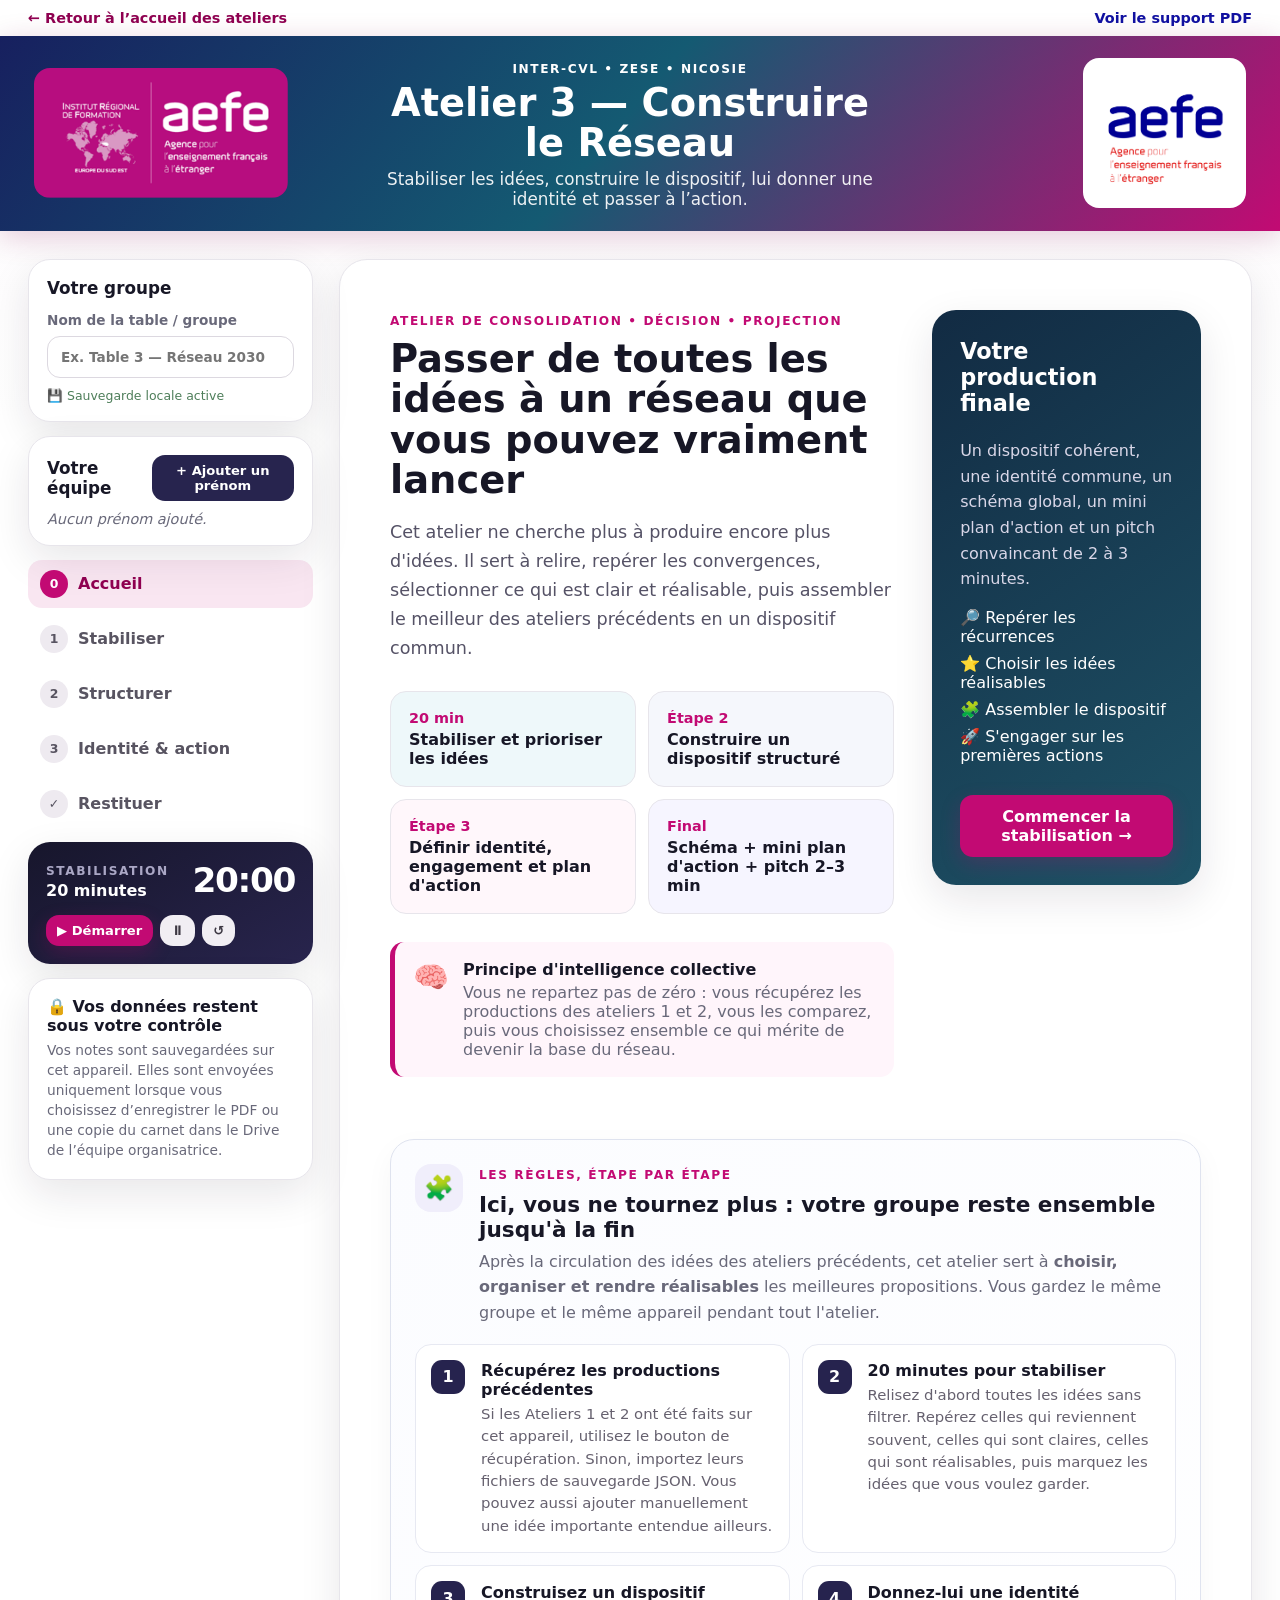
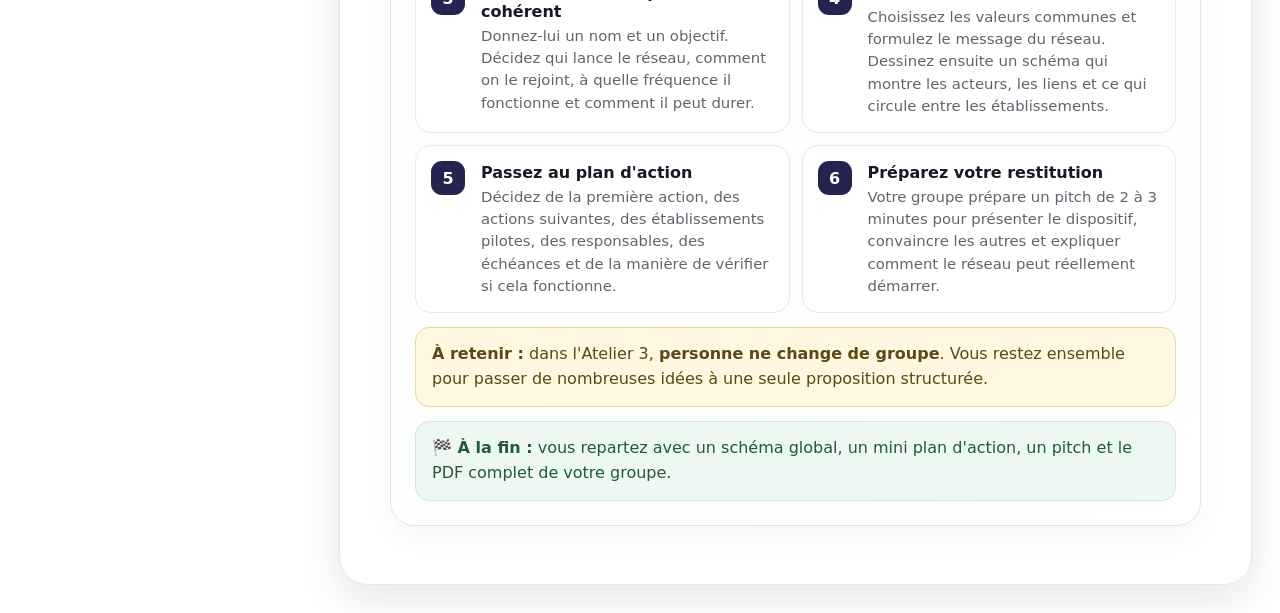
<file: atelier3.html>
<!doctype html>
<html lang="fr">
<head>
<script defer src="https://cloud.umami.is/script.js" data-website-id="09bb50e4-e5cd-47d4-b231-1551e99b2df5" data-domains="xseorkly.github.io" data-exclude-search="true"></script>
  <meta charset="utf-8">
  <meta name="viewport" content="width=device-width, initial-scale=1">
  <title>Inter-CVL ZESE — Atelier 3 : Construire le Réseau</title>
  <meta name="description" content="Atelier collaboratif de consolidation et de construction du réseau Inter-CVL ZESE à Nicosie.">
  <link rel="stylesheet" href="styles.css">
  <script defer src="drive-sync.js"></script>
  <script defer src="atelier3.js"></script>
</head>
<body>
  <div class="topbar"><a class="home-link" href="index.html">← Retour à l’accueil des ateliers</a><a class="source-link" href="supports/Atelier3.pdf" target="_blank">Voir le support PDF</a></div>
  <header class="hero hero-three">
    <div class="brand-row">
      <img class="brand brand-zese" src="assets/logo-zese.png" alt="IRF Europe du Sud-Est — AEFE">
      <div class="hero-title">
        <span class="eyebrow">INTER-CVL • ZESE • NICOSIE</span>
        <h1>Atelier 3 — Construire le Réseau</h1>
        <p>Stabiliser les idées, construire le dispositif, lui donner une identité et passer à l’action.</p>
      </div>
      <img class="brand brand-aefe" src="assets/logo-aefe.png" alt="AEFE — Agence pour l'enseignement français à l'étranger">
    </div>
  </header>

  <main class="layout">
    <aside class="sidebar" aria-label="Navigation de l'atelier">
      <section class="card compact session-card">
        <h2>Votre groupe</h2>
        <label>Nom de la table / groupe
          <input id="tableName" type="text" placeholder="Ex. Table 3 — Réseau 2030">
        </label>
        <div class="save-status" id="saveStatus">💾 Sauvegarde locale active</div>
      </section>

      <section class="card compact contributors-sidebar">
        <div class="contributors-side-head"><h2>Votre équipe</h2><button id="addParticipant" class="btn secondary small">+ Ajouter un prénom</button></div>
        <div id="peopleSidebar" class="people-list"></div>
      </section>

      <nav class="steps" id="stepsNav">
        <button data-step="0" class="step active"><span>0</span>Accueil</button>
        <button data-step="1" class="step"><span>1</span>Stabiliser</button>
        <button data-step="2" class="step"><span>2</span>Structurer</button>
        <button data-step="3" class="step"><span>3</span>Identité & action</button>
        <button data-step="4" class="step"><span>✓</span>Restituer</button>
      </nav>

      <section class="card compact timer-card">
        <div class="timer-top"><div><span class="small-label">Stabilisation</span><strong id="timerLabel">20 minutes</strong></div><div id="timerDisplay" class="timer-display">20:00</div></div>
        <div class="timer-actions"><button id="timerStart" class="btn primary small">▶ Démarrer</button><button id="timerPause" class="btn ghost small">⏸</button><button id="timerReset" class="btn ghost small">↺</button></div>
      </section>

      <section class="card compact privacy-card"><strong>🔒 Vos données restent sous votre contrôle</strong><p>Vos notes sont sauvegardées sur cet appareil. Elles sont envoyées uniquement lorsque vous choisissez d’enregistrer le PDF ou une copie du carnet dans le Drive de l’équipe organisatrice.</p></section>
    </aside>

    <section class="workspace">
      <section class="panel visible" data-panel="0">
        <div class="intro-grid">
          <div>
            <span class="kicker">Atelier de consolidation • décision • projection</span>
            <h2>Passer de toutes les idées à un réseau que vous pouvez vraiment lancer</h2>
            <p class="lead">Cet atelier ne cherche plus à produire encore plus d'idées. Il sert à relire, repérer les convergences, sélectionner ce qui est clair et réalisable, puis assembler le meilleur des ateliers précédents en un dispositif commun.</p>
            <div class="timeline atelier3-timeline">
              <article><b>20 min</b><span>Stabiliser et prioriser les idées</span></article>
              <article><b>Étape 2</b><span>Construire un dispositif structuré</span></article>
              <article><b>Étape 3</b><span>Définir identité, engagement et plan d'action</span></article>
              <article><b>Final</b><span>Schéma + mini plan d'action + pitch 2–3 min</span></article>
            </div>
            <div class="callout"><span class="callout-icon">🧠</span><div><strong>Principe d'intelligence collective</strong><p>Vous ne repartez pas de zéro : vous récupérez les productions des ateliers 1 et 2, vous les comparez, puis vous choisissez ensemble ce qui mérite de devenir la base du réseau.</p></div></div>
          </div>

        <section class="student-howto">
          <div class="student-howto-head"><span class="howto-icon">🧩</span><div><span class="kicker">Les règles, étape par étape</span><h3>Ici, vous ne tournez plus : votre groupe reste ensemble jusqu'à la fin</h3><p>Après la circulation des idées des ateliers précédents, cet atelier sert à <strong>choisir, organiser et rendre réalisables</strong> les meilleures propositions. Vous gardez le même groupe et le même appareil pendant tout l'atelier.</p></div></div>
          <div class="howto-steps">
            <article><span>1</span><div><h4>Récupérez les productions précédentes</h4><p>Si les Ateliers 1 et 2 ont été faits sur cet appareil, utilisez le bouton de récupération. Sinon, importez leurs fichiers de sauvegarde JSON. Vous pouvez aussi ajouter manuellement une idée importante entendue ailleurs.</p></div></article>
            <article><span>2</span><div><h4>20 minutes pour stabiliser</h4><p>Relisez d'abord toutes les idées sans filtrer. Repérez celles qui reviennent souvent, celles qui sont claires, celles qui sont réalisables, puis marquez les idées que vous voulez garder.</p></div></article>
            <article><span>3</span><div><h4>Construisez un dispositif cohérent</h4><p>Donnez-lui un nom et un objectif. Décidez qui lance le réseau, comment on le rejoint, à quelle fréquence il fonctionne et comment il peut durer.</p></div></article>
            <article><span>4</span><div><h4>Donnez-lui une identité</h4><p>Choisissez les valeurs communes et formulez le message du réseau. Dessinez ensuite un schéma qui montre les acteurs, les liens et ce qui circule entre les établissements.</p></div></article>
            <article><span>5</span><div><h4>Passez au plan d'action</h4><p>Décidez de la première action, des actions suivantes, des établissements pilotes, des responsables, des échéances et de la manière de vérifier si cela fonctionne.</p></div></article>
            <article><span>6</span><div><h4>Préparez votre restitution</h4><p>Votre groupe prépare un pitch de 2 à 3 minutes pour présenter le dispositif, convaincre les autres et expliquer comment le réseau peut réellement démarrer.</p></div></article>
          </div>
          <div class="howto-warning"><strong>À retenir :</strong> dans l'Atelier 3, <strong>personne ne change de groupe</strong>. Vous restez ensemble pour passer de nombreuses idées à une seule proposition structurée.</div>
          <div class="howto-finish"><strong>🏁 À la fin :</strong> vous repartez avec un schéma global, un mini plan d'action, un pitch et le PDF complet de votre groupe.</div>
        </section>
          <div class="intro-card atelier3-intro-card">
            <h3>Votre production finale</h3>
            <p>Un dispositif cohérent, une identité commune, un schéma global, un mini plan d'action et un pitch convaincant de 2 à 3 minutes.</p>
            <ul class="checklist"><li>🔎 Repérer les récurrences</li><li>⭐ Choisir les idées réalisables</li><li>🧩 Assembler le dispositif</li><li>🚀 S'engager sur les premières actions</li></ul>
            <button class="btn primary wide" data-go="1">Commencer la stabilisation →</button>
          </div>
        </div>
      </section>

      <section class="panel" data-panel="1">
        <div class="section-heading"><div><span class="kicker">Étape 1 • 20 minutes</span><h2>Stabiliser les idées</h2></div><div class="phase-badge">01</div></div>
        <p class="lead">Relisez les productions, repérez ce qui revient, privilégiez les idées faciles à comprendre et celles qui peuvent réellement démarrer. Le but est de passer de beaucoup d'idées à une vision commune que vous pouvez vraiment mettre en œuvre.</p>

        <section class="import-lab">
          <div><span class="kicker">Récupérer les ateliers précédents</span><h3>Créer votre banque d'idées</h3><p>Si les ateliers 1 et 2 ont été réalisés sur cet appareil, récupérez-les automatiquement. Sinon, importez les fichiers de sauvegarde téléchargés par les autres tables.</p></div>
          <div class="import-actions"><button id="importLocal" class="btn secondary">↙ Récupérer Atelier 1 + 2 de cet appareil</button><label class="btn ghost file-btn">📂 Importer des sauvegardes<input id="importBackups" type="file" accept="application/json" multiple hidden></label></div>
          <div id="importStatus" class="import-status">Aucune production importée pour le moment.</div>
        </section>

        <section class="idea-bank-section">
          <div class="idea-bank-head"><div><span class="kicker">Banque d'idées</span><h3>Relire → repérer → sélectionner</h3></div><div class="idea-add-manual"><input id="manualIdea" placeholder="Ajouter une idée entendue pendant les ateliers…"><button id="addManualIdea" class="btn primary small">+ Ajouter</button></div></div>
          <div class="criteria-legend"><span>🔁 Revient souvent</span><span>💬 Claire</span><span>🚀 Réalisable</span><span>⭐ À garder</span></div>
          <div id="ideaBank" class="idea-bank"></div>
        </section>

        <div class="stabilization-grid">
          <article class="reflection-card"><div class="reflection-title"><span>🔎</span><div><span class="kicker">Signaux forts</span><h3>Ce qui revient le plus</h3></div></div><textarea data-field="stabilize_recurrences" placeholder="Quelles idées ont émergé plusieurs fois ? Qu'est-ce qui semble faire consensus ?"></textarea></article>
          <article class="reflection-card"><div class="reflection-title"><span>⭐</span><div><span class="kicker">Décision collective</span><h3>Ce que nous gardons comme base du réseau</h3></div></div><textarea data-field="stabilize_core" placeholder="En quelques lignes : les idées que le groupe décide de conserver et pourquoi…"></textarea></article>
        </div>
        <div class="nav-actions"><button class="btn ghost" data-go="0">← Accueil</button><button class="btn primary" data-go="2">Construire le dispositif →</button></div>
      </section>

      <section class="panel" data-panel="2">
        <div class="section-heading"><div><span class="kicker">Étape 2 • construire la base du réseau</span><h2>Définir un projet clair et structuré</h2></div><div class="phase-badge">02</div></div>
        <p class="lead">Assemblez les idées retenues en un projet compréhensible : un nom, un objectif, une porte d'entrée, un rythme et des mécanismes pour durer.</p>
        <div id="foundationIdeas" class="foundation-ideas"></div>

        <div class="device-builder">
          <label>🏷️ Nom du dispositif<input data-field="device_name" placeholder="Un nom simple et mémorable"></label>
          <label>🎯 L'objectif en 1 phrase<input data-field="device_objective" placeholder="Notre réseau permet de…"></label>
          <label>🚀 Qui initie ?<textarea data-field="device_initiator" placeholder="Qui lance le projet ? Un établissement, un groupe d'élèves, un autre acteur…"></textarea></label>
          <label>🚪 Comment rejoindre ?<textarea data-field="device_join" placeholder="Quelle procédure simple pour intégrer le réseau ?"></textarea></label>
          <label>🗓️ À quelle fréquence ?<textarea data-field="device_frequency" placeholder="Rythme des échanges, rencontres et productions…"></textarea></label>
          <label>🔁 Comment durer ?<textarea data-field="device_sustain" placeholder="Relais, mémoire, rôles, documentation, transmission…"></textarea></label>
        </div>

        <section class="drawing-section">
          <div class="drawing-head"><div><span class="kicker">Schéma global</span><h3>Représentez le fonctionnement du réseau</h3><p>Faites apparaître les acteurs, les liens, les flux, les moments de rencontre et ce qui circule entre les établissements.</p></div><div class="drawing-tools"><button id="penBtn3" class="tool active">✏️ Dessiner</button><button id="eraserBtn3" class="tool">🧽 Gomme</button><button id="clearCanvas3" class="tool danger">🗑 Effacer</button></div></div>
          <canvas id="networkCanvas3" width="1200" height="600" aria-label="Zone de dessin du schéma du réseau"></canvas>
        </section>
        <article class="reflection-card"><div class="reflection-title"><span>🧠</span><div><span class="kicker">Test de cohérence</span><h3>Pourquoi ce projet est-il utile, réaliste et capable de rassembler ?</h3></div></div><textarea data-field="device_coherence" placeholder="Expliquez en quoi il répond à un besoin réel, peut être mis en œuvre avec les moyens disponibles et rassemble plusieurs établissements…"></textarea></article>
        <div class="nav-actions"><button class="btn ghost" data-go="1">← Stabilisation</button><button class="btn primary" data-go="3">Identité & plan d'action →</button></div>
      </section>

      <section class="panel" data-panel="3">
        <div class="section-heading"><div><span class="kicker">Étape 3 • identité & engagement</span><h2>Donner du sens et passer à l'action</h2></div><div class="phase-badge">03</div></div>
        <p class="lead">Un réseau durable a besoin de valeurs partagées, d'un message clair et de premières actions visibles. Transformez maintenant le projet en engagement concret.</p>

        <section class="identity-lab">
          <div><span class="kicker">Valeurs communes</span><h3>Choisissez jusqu'à 4 valeurs qui doivent guider le réseau</h3></div>
          <div class="value-chips" id="valueChips"><button data-value="Coopération">Coopération</button><button data-value="Solidarité">Solidarité</button><button data-value="Ouverture">Ouverture</button><button data-value="Engagement civique">Engagement civique</button><button data-value="Créativité">Créativité</button><button data-value="Inclusion">Inclusion</button><button data-value="Écoute">Écoute</button><button data-value="Responsabilité">Responsabilité</button><button data-value="Confiance">Confiance</button></div>
          <label class="identity-message">💬 Message fondateur — « Ce réseau existe pour… »<textarea data-field="network_message" placeholder="Une phrase simple, mémorable et inspirante…"></textarea></label>
        </section>

        <div class="projection-grid">
          <article><h3>01 — Première action à lancer</h3><p>Quelle action immédiate, concrète et réalisable donnera une impulsion visible ?</p><textarea data-field="action_first"></textarea></article>
          <article><h3>02 — Actions suivantes</h3><p>Quelles initiatives complémentaires consolideront le réseau ?</p><textarea data-field="action_next"></textarea></article>
          <article><h3>03 — Établissements pilotes</h3><p>Qui s'engage en premier à expérimenter et partager ses retours ?</p><textarea data-field="action_pilots"></textarea></article>
          <article><h3>04 — Comment savoir si ça marche ?</h3><p>Quels signes concrets vous montreront que le réseau fonctionne vraiment ?</p><textarea data-field="action_metrics"></textarea></article>
          <article class="full"><h3>05 — Votre engagement</h3><p>Quel engagement concret ou symbolique êtes-vous prêts à prendre pour faire vivre ce réseau ?</p><textarea data-field="action_students"></textarea></article>
        </div>

        <section class="action-plan-lab">
          <div class="action-plan-head"><div><span class="kicker">Mini plan d'action</span><h3>Qui fait quoi, pour quand, et comment vérifier que c'est fait ?</h3></div><button id="prefillPlan" class="btn ghost small">Préremplir avec nos réponses</button></div>
          <div class="plan-table-wrap"><table class="plan-table"><thead><tr><th>Étape</th><th>Responsable</th><th>Échéance</th><th>Comment vérifier ?</th><th></th></tr></thead><tbody id="planRows"></tbody></table></div>
          <button id="addPlanRow" class="btn secondary small">+ Ajouter une étape</button>
        </section>
        <div class="nav-actions"><button class="btn ghost" data-go="2">← Dispositif</button><button class="btn primary" data-go="4">Préparer la restitution →</button></div>
      </section>

      <section class="panel" data-panel="4">
        <div class="section-heading"><div><span class="kicker">Production finale</span><h2>Mettre en forme et convaincre</h2></div><div class="phase-badge done">✓</div></div>
        <p class="lead">La restitution finale doit rendre votre dispositif facile à comprendre, à partager et capable de rassembler : un schéma global, un mini plan d'action et un pitch de 2 à 3 minutes.</p>

        <section class="pitch-lab">
          <div class="pitch-head"><div><span class="kicker">🎤 Pitch 2–3 minutes</span><h3>Construire un récit simple</h3><p>Présentez le besoin, votre dispositif, la façon dont il fonctionne, le premier engagement et l'invitation faite aux autres établissements.</p></div><button id="generatePitch" class="btn primary">✨ Générer une trame à partir de nos réponses</button></div>
          <textarea id="pitchText" data-field="final_pitch" placeholder="Votre pitch apparaîtra ici. Vous pourrez le modifier librement…"></textarea>
          <div class="pitch-cues"><span>1. Pourquoi ?</span><span>2. Quoi ?</span><span>3. Comment ?</span><span>4. Première action</span><span>5. Invitation</span></div>
        </section>

        <section class="final-contributors"><h3>👥 Votre équipe</h3><div id="allContributors3"></div></section>
        <div class="export-box"><div><span class="kicker">Le réseau prend forme</span><h3>Générer la production finale du groupe</h3><p>Le PDF reprend les idées stabilisées, le dispositif, les valeurs, le schéma, le plan d'action et le pitch.</p></div><div class="export-actions"><button id="previewBtn3" class="btn ghost">👁 Prévisualiser</button><button id="pdfBtn3" class="btn primary">📄 Générer le PDF + l’enregistrer dans Drive</button><button id="backupBtn3" class="btn secondary">💾 Sauvegarder le carnet</button><label class="btn secondary file-btn">📂 Restaurer<input id="restoreInput3" type="file" accept="application/json" hidden></label><button id="driveSyncBtn3" class="btn secondary">☁️ Envoyer une copie du carnet (JSON)</button><p id="driveSyncStatus3" class="drive-sync-status"></p></div></div>
        <div class="nav-actions"><button class="btn ghost" data-go="3">← Retour</button><a class="btn secondary" href="index.html">⌂ Retour aux ateliers</a><button id="resetAll3" class="btn danger-outline">Réinitialiser ce groupe</button></div>
      </section>
    </section>
  </main>

  <dialog id="participantDialog3" class="participant-dialog"><form method="dialog" id="participantForm3"><div class="dialog-head"><div><span class="kicker">Votre équipe</span><h2>Qui participe à cette construction ?</h2></div><button value="cancel" class="dialog-close" aria-label="Fermer">×</button></div><label>Prénom<input id="participantName3" required maxlength="40" placeholder="Ex. Sofia"></label><label>Établissement / ville<input id="participantSchool3" required maxlength="80" placeholder="Ex. Athènes — LFHED"></label><div class="dialog-actions"><button value="cancel" class="btn ghost">Annuler</button><button value="default" class="btn primary">Ajouter</button></div></form></dialog>
  <dialog id="previewDialog3" class="preview-dialog"><div class="dialog-head"><div><span class="kicker">Prévisualisation</span><h2>Production finale — Atelier 3</h2></div><button id="closePreview3" class="dialog-close">×</button></div><div id="previewContent3" class="preview-content"></div></dialog>
  <div id="rotationToast3" class="rotation-toast" role="status" aria-live="polite"><div class="toast-icon">⏱️</div><div><strong>Stabilisation</strong><span>Continuez à sélectionner l'essentiel.</span></div></div>
</body>
</html>
</file>
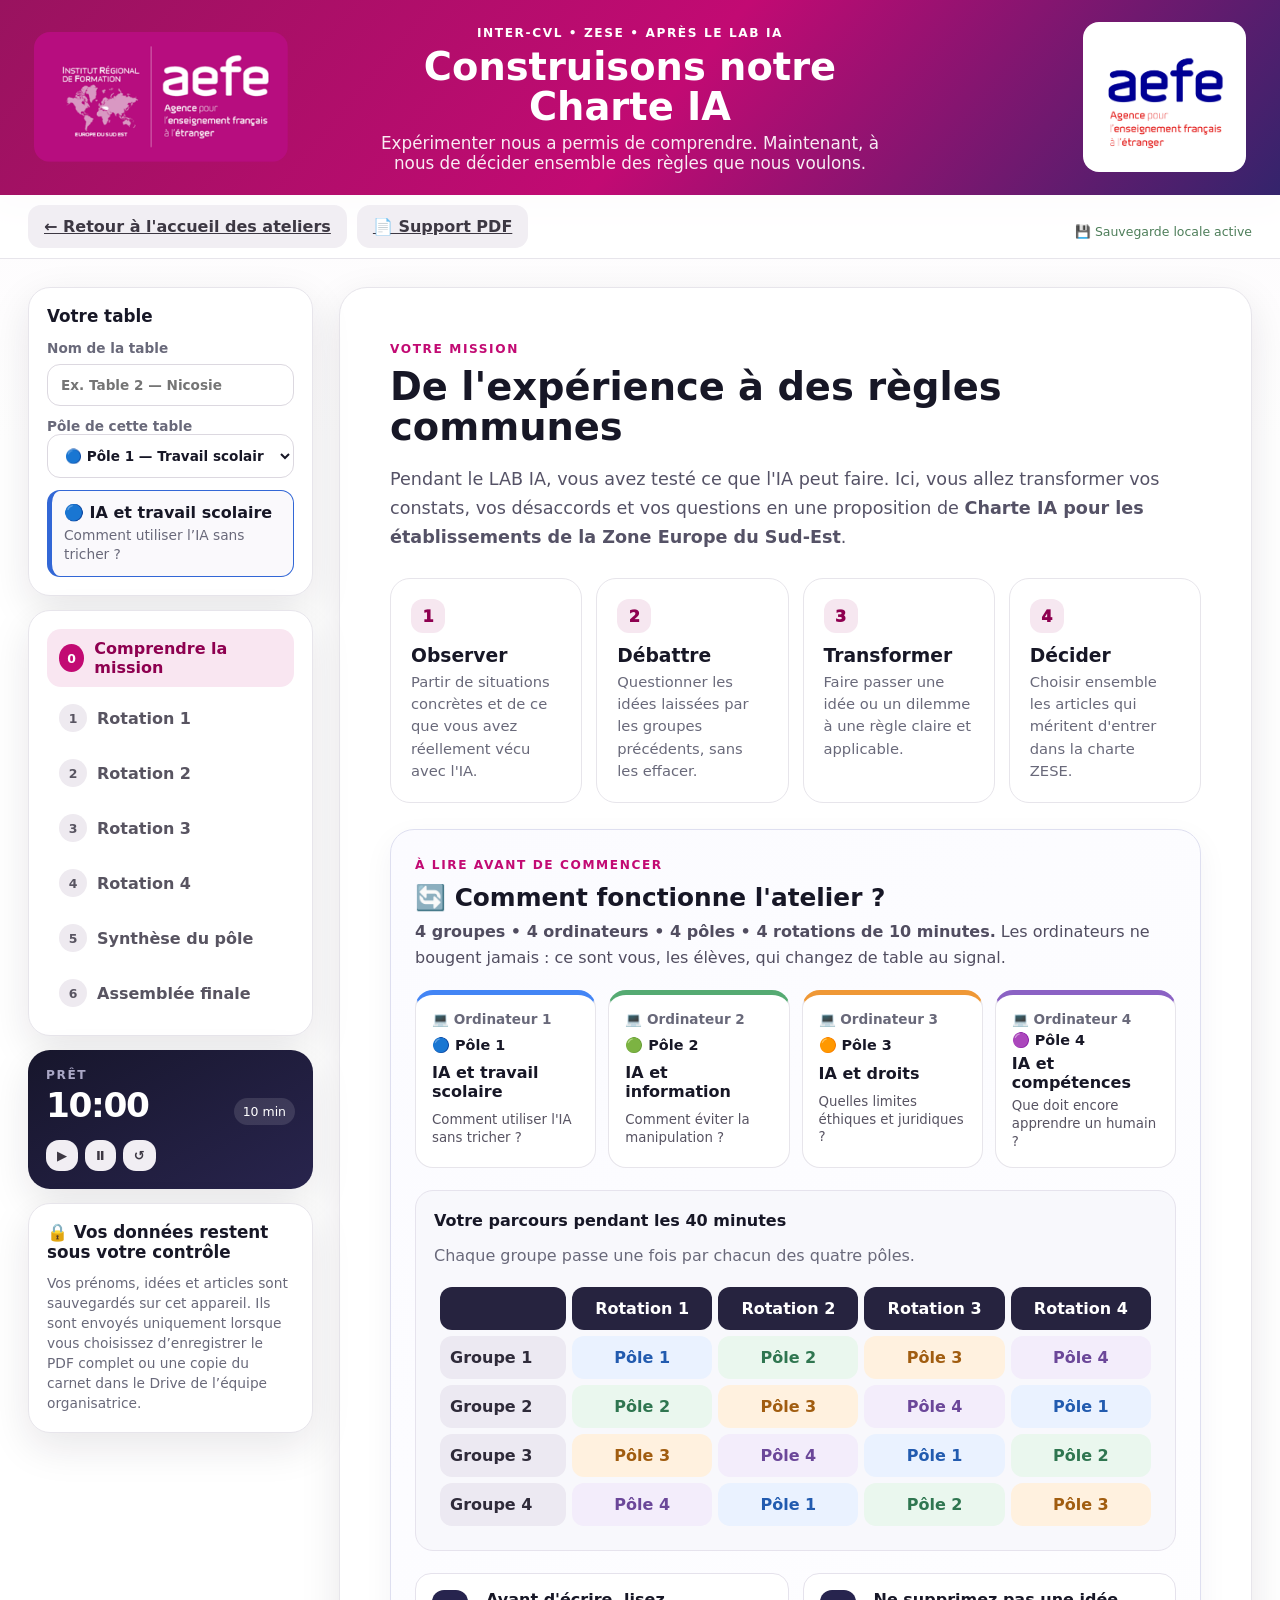
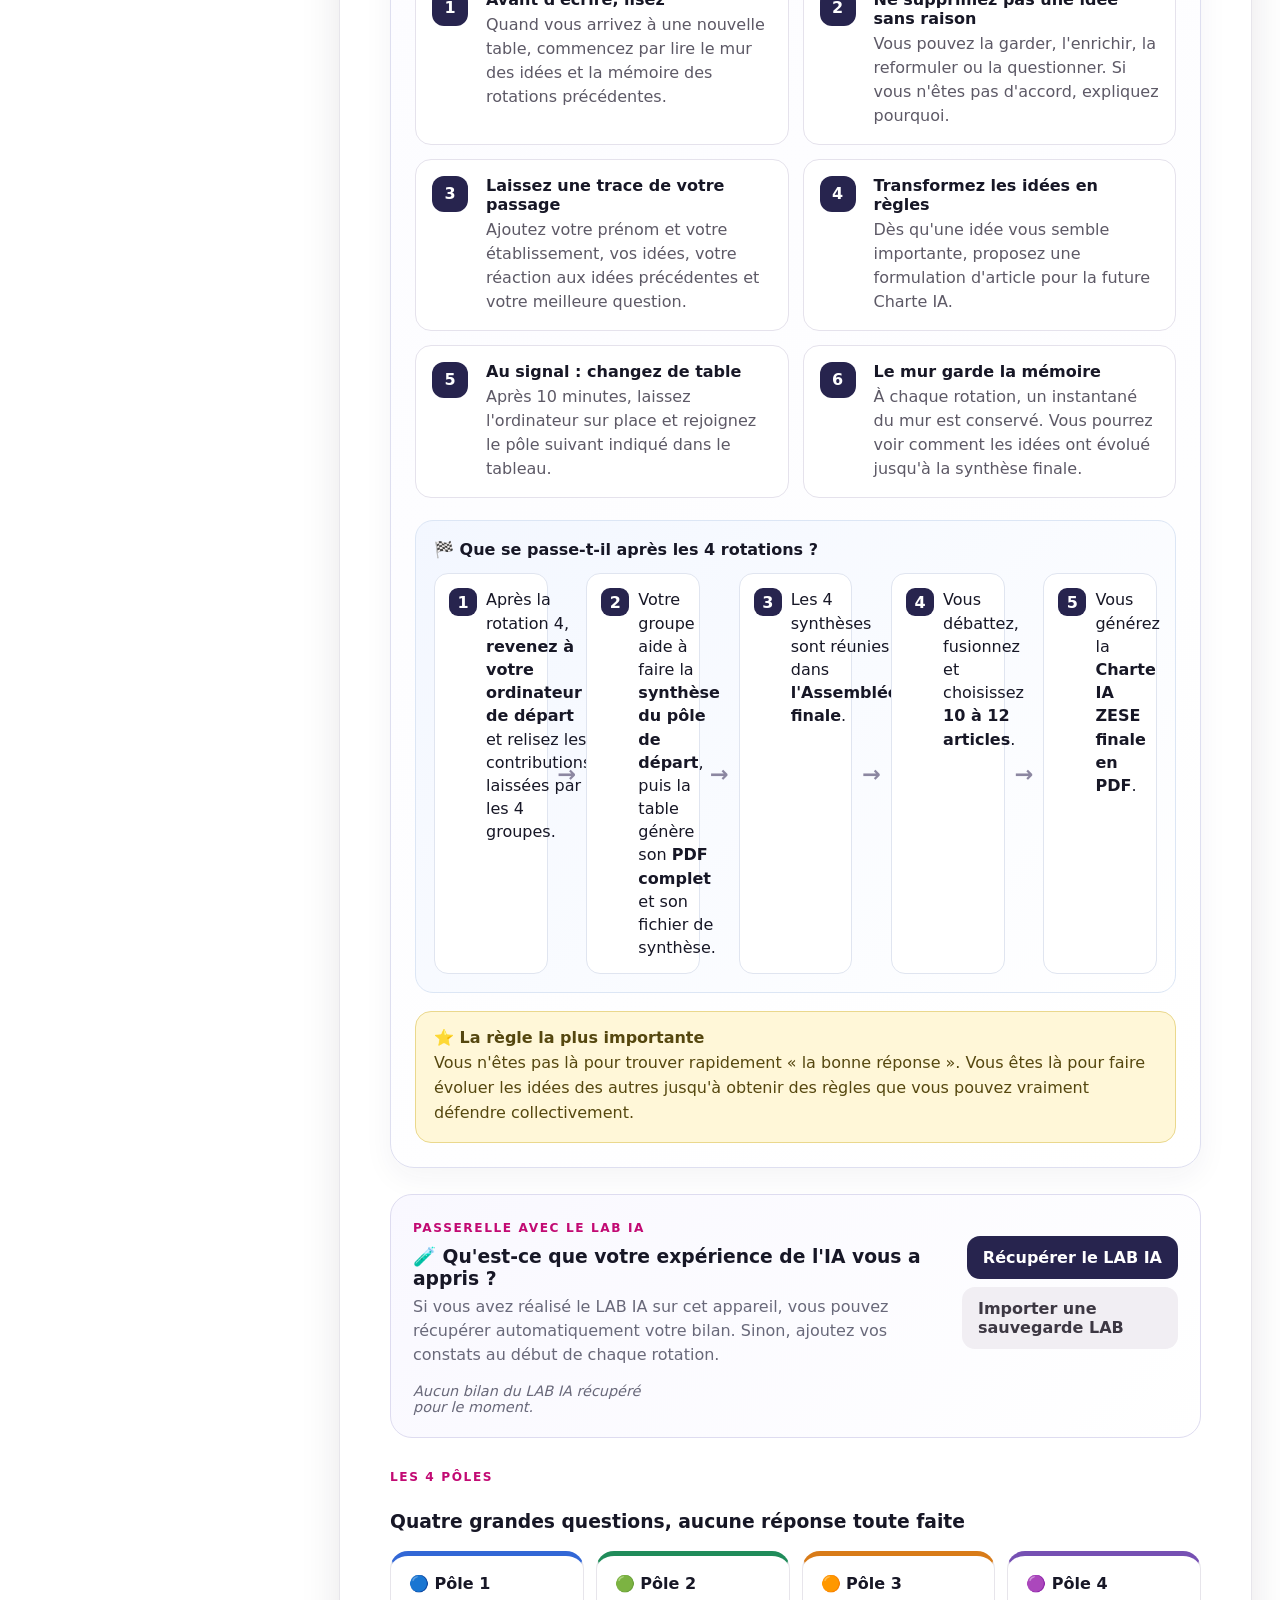
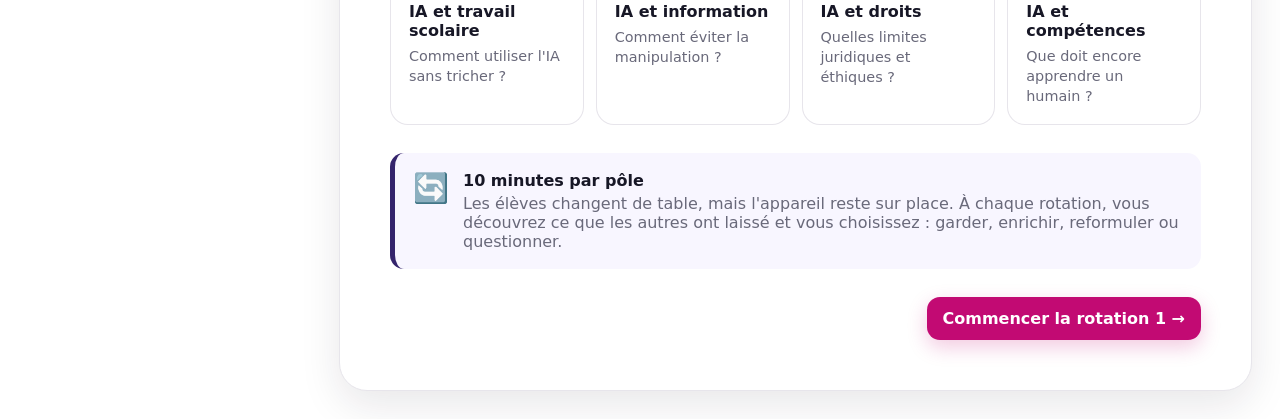
<file: charte-ia.html>
<!doctype html>
<html lang="fr">
<head>
<script defer src="https://cloud.umami.is/script.js" data-website-id="09bb50e4-e5cd-47d4-b231-1551e99b2df5" data-domains="xseorkly.github.io" data-exclude-search="true"></script>
  <meta charset="utf-8">
  <meta name="viewport" content="width=device-width, initial-scale=1">
  <title>Charte IA ZESE — Atelier collaboratif</title>
  <meta name="description" content="Atelier interactif pour construire une charte d'usage de l'intelligence artificielle avec les élèves de la ZESE.">
  <link rel="stylesheet" href="styles.css">
</head>
<body class="charter-page">
<header class="hero charter-hero">
  <div class="brand-row">
    <img src="assets/logo-zese.png" alt="IRF Europe du Sud-Est — AEFE" class="brand brand-zese">
    <div class="hero-title">
      <span class="eyebrow">INTER-CVL • ZESE • APRÈS LE LAB IA</span>
      <h1>Construisons notre Charte IA</h1>
      <p>Expérimenter nous a permis de comprendre. Maintenant, à nous de décider ensemble des règles que nous voulons.</p>
    </div>
    <img src="assets/logo-aefe.png" alt="AEFE" class="brand brand-aefe">
  </div>
</header>

<div class="ia-topbar ia-topbar-harmonized">
  <a class="btn ghost" href="index.html">← Retour à l'accueil des ateliers</a>
  <a class="btn ghost" href="supports/Construire-la-Charte-dusage-de-lIA.pdf" target="_blank">📄 Support PDF</a>
  <span id="saveStatus" class="save-status">💾 Sauvegarde locale active</span>
</div>

<main class="layout charter-layout">
  <aside class="sidebar">
    <section class="card compact session-card">
      <h2>Votre table</h2>
      <label>Nom de la table
        <input id="tableName" placeholder="Ex. Table 2 — Nicosie">
      </label>
      <label class="mt12">Pôle de cette table
        <select id="poleSelect">
          <option value="1">🔵 Pôle 1 — Travail scolaire</option>
          <option value="2">🟢 Pôle 2 — Information</option>
          <option value="3">🟠 Pôle 3 — Droits</option>
          <option value="4">🟣 Pôle 4 — Compétences</option>
        </select>
      </label>
      <div id="poleMini" class="pole-mini"></div>
    </section>

    <nav class="card compact steps charter-steps" aria-label="Parcours">
      <button class="step active" data-step="0"><span>0</span> Comprendre la mission</button>
      <button class="step" data-step="1"><span>1</span> Rotation 1</button>
      <button class="step" data-step="2"><span>2</span> Rotation 2</button>
      <button class="step" data-step="3"><span>3</span> Rotation 3</button>
      <button class="step" data-step="4"><span>4</span> Rotation 4</button>
      <button class="step" data-step="5"><span>5</span> Synthèse du pôle</button>
      <button class="step" data-step="6"><span>6</span> Assemblée finale</button>
    </nav>

    <section class="card compact timer-card">
      <div class="timer-top"><div><span class="small-label" id="timerLabel">Prêt</span><div class="timer-display" id="timerDisplay">10:00</div></div><span id="timerPreset" class="timer-preset">10 min</span></div>
      <div class="timer-actions"><button class="btn ghost small" id="timerStart">▶</button><button class="btn ghost small" id="timerPause">Ⅱ</button><button class="btn ghost small" id="timerReset">↺</button></div>
    </section>

    <section class="card compact privacy-card">
      <h2>🔒 Vos données restent sous votre contrôle</h2>
      <p>Vos prénoms, idées et articles sont sauvegardés sur cet appareil. Ils sont envoyés uniquement lorsque vous choisissez d’enregistrer le PDF complet ou une copie du carnet dans le Drive de l’équipe organisatrice.</p>
    </section>
  </aside>

  <section class="workspace">
    <section class="panel visible" data-panel="0">
      <span class="kicker">Votre mission</span>
      <h2>De l'expérience à des règles communes</h2>
      <p class="lead">Pendant le LAB IA, vous avez testé ce que l'IA peut faire. Ici, vous allez transformer vos constats, vos désaccords et vos questions en une proposition de <strong>Charte IA pour les établissements de la Zone Europe du Sud-Est</strong>.</p>

      <div class="charter-principle-grid">
        <article><span>1</span><h3>Observer</h3><p>Partir de situations concrètes et de ce que vous avez réellement vécu avec l'IA.</p></article>
        <article><span>2</span><h3>Débattre</h3><p>Questionner les idées laissées par les groupes précédents, sans les effacer.</p></article>
        <article><span>3</span><h3>Transformer</h3><p>Faire passer une idée ou un dilemme à une règle claire et applicable.</p></article>
        <article><span>4</span><h3>Décider</h3><p>Choisir ensemble les articles qui méritent d'entrer dans la charte ZESE.</p></article>
      </div>

      <section class="charter-rules-block">
        <div class="rules-title">
          <span class="kicker">À lire avant de commencer</span>
          <h3>🔄 Comment fonctionne l'atelier ?</h3>
          <p><strong>4 groupes • 4 ordinateurs • 4 pôles • 4 rotations de 10 minutes.</strong> Les ordinateurs ne bougent jamais : ce sont vous, les élèves, qui changez de table au signal.</p>
        </div>

        <div class="fixed-computers-grid">
          <article class="fixed-pole pole-1"><span>💻 Ordinateur 1</span><b>🔵 Pôle 1</b><strong>IA et travail scolaire</strong><small>Comment utiliser l'IA sans tricher ?</small></article>
          <article class="fixed-pole pole-2"><span>💻 Ordinateur 2</span><b>🟢 Pôle 2</b><strong>IA et information</strong><small>Comment éviter la manipulation ?</small></article>
          <article class="fixed-pole pole-3"><span>💻 Ordinateur 3</span><b>🟠 Pôle 3</b><strong>IA et droits</strong><small>Quelles limites éthiques et juridiques ?</small></article>
          <article class="fixed-pole pole-4"><span>💻 Ordinateur 4</span><b>🟣 Pôle 4</b><strong>IA et compétences</strong><small>Que doit encore apprendre un humain ?</small></article>
        </div>

        <div class="rotation-rules-table-wrap">
          <h4>Votre parcours pendant les 40 minutes</h4>
          <p class="muted">Chaque groupe passe une fois par chacun des quatre pôles.</p>
          <table class="rotation-rules-table">
            <thead><tr><th></th><th>Rotation 1</th><th>Rotation 2</th><th>Rotation 3</th><th>Rotation 4</th></tr></thead>
            <tbody>
              <tr><th>Groupe 1</th><td class="p1">Pôle 1</td><td class="p2">Pôle 2</td><td class="p3">Pôle 3</td><td class="p4">Pôle 4</td></tr>
              <tr><th>Groupe 2</th><td class="p2">Pôle 2</td><td class="p3">Pôle 3</td><td class="p4">Pôle 4</td><td class="p1">Pôle 1</td></tr>
              <tr><th>Groupe 3</th><td class="p3">Pôle 3</td><td class="p4">Pôle 4</td><td class="p1">Pôle 1</td><td class="p2">Pôle 2</td></tr>
              <tr><th>Groupe 4</th><td class="p4">Pôle 4</td><td class="p1">Pôle 1</td><td class="p2">Pôle 2</td><td class="p3">Pôle 3</td></tr>
            </tbody>
          </table>
        </div>

        <div class="student-rules-grid">
          <article><span>1</span><div><h4>Avant d'écrire, lisez</h4><p>Quand vous arrivez à une nouvelle table, commencez par lire le mur des idées et la mémoire des rotations précédentes.</p></div></article>
          <article><span>2</span><div><h4>Ne supprimez pas une idée sans raison</h4><p>Vous pouvez la garder, l'enrichir, la reformuler ou la questionner. Si vous n'êtes pas d'accord, expliquez pourquoi.</p></div></article>
          <article><span>3</span><div><h4>Laissez une trace de votre passage</h4><p>Ajoutez votre prénom et votre établissement, vos idées, votre réaction aux idées précédentes et votre meilleure question.</p></div></article>
          <article><span>4</span><div><h4>Transformez les idées en règles</h4><p>Dès qu'une idée vous semble importante, proposez une formulation d'article pour la future Charte IA.</p></div></article>
          <article><span>5</span><div><h4>Au signal : changez de table</h4><p>Après 10 minutes, laissez l'ordinateur sur place et rejoignez le pôle suivant indiqué dans le tableau.</p></div></article>
          <article><span>6</span><div><h4>Le mur garde la mémoire</h4><p>À chaque rotation, un instantané du mur est conservé. Vous pourrez voir comment les idées ont évolué jusqu'à la synthèse finale.</p></div></article>
        </div>

        <div class="after-rotations-flow">
          <h4>🏁 Que se passe-t-il après les 4 rotations ?</h4>
          <div class="flow-line">
            <div><b>1</b><span>Après la rotation 4, <strong>revenez à votre ordinateur de départ</strong> et relisez les contributions laissées par les 4 groupes.</span></div>
            <span class="flow-arrow">→</span>
            <div><b>2</b><span>Votre groupe aide à faire la <strong>synthèse du pôle de départ</strong>, puis la table génère son <strong>PDF complet</strong> et son fichier de synthèse.</span></div>
            <span class="flow-arrow">→</span>
            <div><b>3</b><span>Les 4 synthèses sont réunies dans <strong>l'Assemblée finale</strong>.</span></div>
            <span class="flow-arrow">→</span>
            <div><b>4</b><span>Vous débattez, fusionnez et choisissez <strong>10 à 12 articles</strong>.</span></div>
            <span class="flow-arrow">→</span>
            <div><b>5</b><span>Vous générez la <strong>Charte IA ZESE finale en PDF</strong>.</span></div>
          </div>
        </div>

        <div class="golden-rule"><strong>⭐ La règle la plus importante</strong><span>Vous n'êtes pas là pour trouver rapidement « la bonne réponse ». Vous êtes là pour faire évoluer les idées des autres jusqu'à obtenir des règles que vous pouvez vraiment défendre collectivement.</span></div>
      </section>

      <section class="lab-bridge">
        <div class="lab-bridge-head">
          <div><span class="kicker">Passerelle avec le LAB IA</span><h3>🧪 Qu'est-ce que votre expérience de l'IA vous a appris ?</h3><p>Si vous avez réalisé le LAB IA sur cet appareil, vous pouvez récupérer automatiquement votre bilan. Sinon, ajoutez vos constats au début de chaque rotation.</p></div>
          <div class="lab-bridge-actions"><button class="btn secondary" id="importLabLocal">Récupérer le LAB IA</button><label class="btn ghost file-btn">Importer une sauvegarde LAB<input type="file" id="importLabFile" accept="application/json" hidden></label></div>
        </div>
        <div id="labBridgeSummary" class="lab-bridge-summary"><span class="empty-note">Aucun bilan du LAB IA récupéré pour le moment.</span></div>
      </section>

      <section class="pole-overview">
        <div class="section-heading"><div><span class="kicker">Les 4 pôles</span><h3>Quatre grandes questions, aucune réponse toute faite</h3></div></div>
        <div class="pole-grid">
          <article class="pole-card pole-1"><b>🔵 Pôle 1</b><h4>IA et travail scolaire</h4><p>Comment utiliser l'IA sans tricher ?</p></article>
          <article class="pole-card pole-2"><b>🟢 Pôle 2</b><h4>IA et information</h4><p>Comment éviter la manipulation ?</p></article>
          <article class="pole-card pole-3"><b>🟠 Pôle 3</b><h4>IA et droits</h4><p>Quelles limites juridiques et éthiques ?</p></article>
          <article class="pole-card pole-4"><b>🟣 Pôle 4</b><h4>IA et compétences</h4><p>Que doit encore apprendre un humain ?</p></article>
        </div>
      </section>

      <div class="callout charter-callout"><div class="callout-icon">🔄</div><div><strong>10 minutes par pôle</strong><p>Les élèves changent de table, mais l'appareil reste sur place. À chaque rotation, vous découvrez ce que les autres ont laissé et vous choisissez : garder, enrichir, reformuler ou questionner.</p></div></div>
      <div class="nav-actions"><span></span><button class="btn primary" data-go="1">Commencer la rotation 1 →</button></div>
    </section>

    <section class="panel" data-panel="1"><div class="rotation-mount" data-rotation="1"></div></section>
    <section class="panel" data-panel="2"><div class="rotation-mount" data-rotation="2"></div></section>
    <section class="panel" data-panel="3"><div class="rotation-mount" data-rotation="3"></div></section>
    <section class="panel" data-panel="4"><div class="rotation-mount" data-rotation="4"></div></section>

    <section class="panel" data-panel="5">
      <div class="section-heading"><div><span class="kicker">Après les 4 rotations</span><h2>🎯 Synthèse de votre pôle</h2><p class="lead">Vous avez accumulé beaucoup d'idées. Il faut maintenant sélectionner celles qui sont les plus justes, les plus claires et les plus faciles à appliquer.</p></div><div class="phase-badge done">✓</div></div>
      <div id="poleSynthesis"></div>
      <div class="nav-actions"><button class="btn ghost" data-go="4">← Rotation 4</button><button class="btn primary" data-go="6">Aller à l'Assemblée finale →</button></div>
    </section>

    <section class="panel" data-panel="6">
      <div class="section-heading"><div><span class="kicker">15 minutes • phase finale</span><h2>🏛️ Assemblée finale — Fabrique de la Charte ZESE</h2><p class="lead">Rassemblez les synthèses des quatre pôles, débattez, fusionnez les idées proches et rédigez une charte de <strong>10 à 12 articles maximum</strong>.</p></div><div class="phase-badge">ZESE</div></div>

      <section class="assembly-import">
        <div><h3>1. Rassembler les 4 pôles</h3><p>Chaque table télécharge sa <strong>synthèse du pôle</strong>. Sur l'appareil utilisé pour l'Assemblée finale, importez ensuite les quatre fichiers.</p></div>
        <div class="assembly-import-actions"><button class="btn secondary" id="addCurrentPole">+ Ajouter la synthèse de cette table</button><label class="btn ghost file-btn">📂 Importer des synthèses<input type="file" id="poleImportInput" accept="application/json" multiple hidden></label></div>
        <div id="importedPoles" class="imported-poles"></div>
      </section>

      <section class="candidate-section">
        <div class="section-heading"><div><span class="kicker">2. Débattre et choisir</span><h3>Articles candidats</h3><p>Pour chaque proposition, demandez-vous : est-elle juste ? applicable ? valable pour tous les établissements de la ZESE ?</p></div></div>
        <div id="candidateBoard" class="candidate-board"></div>
      </section>

      <section class="charter-builder">
        <div class="section-heading"><div><span class="kicker">3. Écrire votre texte commun</span><h3>📜 Charte d'usage de l'IA — ZESE</h3></div><div id="articleCounter" class="article-counter">0 / 12 articles</div></div>
        <label class="preamble-box"><strong>Notre préambule</strong><span>Commencez par : « Nous, élèves des établissements de la Zone Europe du Sud-Est… »</span><textarea id="charterPreamble" placeholder="Nous, élèves des établissements de la Zone Europe du Sud-Est, voulons que l'intelligence artificielle…"></textarea></label>
        <div class="charter-category-guide"><span class="right">🟢 NOS DROITS</span><span class="responsibility">🔵 NOS RESPONSABILITÉS</span><span class="redline">🔴 NOS LIGNES ROUGES</span><span class="skill">🟣 CE QUE NOUS VOULONS CONTINUER À APPRENDRE</span></div>
        <div id="finalArticles" class="final-articles"></div>
        <button class="btn ghost" id="addBlankArticle">+ Ajouter un article</button>

        <div class="final-reflection-grid">
          <label><strong>❓ La question que nous choisissons de laisser ouverte</strong><textarea id="finalOpenQuestion"></textarea></label>
          <label><strong>🧠 Ce que ce travail collectif nous a appris</strong><textarea id="finalLearning"></textarea></label>
        </div>
      </section>

      <section class="export-box"><div><span class="kicker">Carnet complet de l’atelier</span><h3>Vos traces et votre Charte IA sont prêtes</h3><p>Le PDF final rassemble les 4 rotations, les murs d’idées, les dilemmes, les articles proposés, les synthèses des pôles et la charte finale.</p></div><div class="export-actions"><button class="btn ghost" id="previewBtn">👁 Prévisualiser le dossier complet</button><button class="btn primary" id="pdfBtn">📄 Générer le PDF complet + l’enregistrer dans Drive</button><button class="btn ghost" id="backupBtn">💾 Sauvegarde complète</button><label class="btn ghost file-btn">📂 Restaurer<input type="file" id="restoreInput" accept="application/json" hidden></label><button class="btn ghost" id="driveSyncBtn">☁️ Envoyer une copie du carnet (JSON)</button><button class="btn danger-outline" id="resetAll">Tout effacer</button><p id="driveSyncStatus" class="drive-sync-status"></p></div></section>
      <div class="nav-actions"><button class="btn ghost" data-go="5">← Synthèse du pôle</button><a class="btn primary" href="index.html">Retour aux ateliers</a></div>
    </section>
  </section>
</main>

<div id="rotationToast" class="rotation-toast"><span class="toast-icon">⏱️</span><div><strong>Temps</strong><span>Message</span></div></div>
<dialog id="previewDialog"><div class="preview-dialog"><div class="dialog-head"><div><span class="kicker">Prévisualisation</span><h2>Charte IA — ZESE</h2></div><button id="closePreview" class="dialog-close">×</button></div><div id="previewContent"></div></div></dialog>
<script src="drive-sync.js"></script>
<script src="charte-ia.js"></script>
</body>
</html>
</file>
<file: styles.css>
:root{
  --magenta:#c20a73;
  --magenta-dark:#8e0050;
  --blue:#1010a0;
  --red:#e3262e;
  --ink:#171726;
  --muted:#69697a;
  --line:#e7e5eb;
  --soft:#f7f5f8;
  --white:#fff;
  --shadow:0 14px 40px rgba(32,20,41,.10);
  --radius:22px;
}
*{box-sizing:border-box}
html{scroll-behavior:smooth}
body{margin:0;font-family:Inter,ui-sans-serif,system-ui,-apple-system,"Segoe UI",Roboto,Arial,sans-serif;color:var(--ink);background:linear-gradient(180deg,#fbf8fb 0,#fff 420px);}
button,input,textarea,select{font:inherit}
button{cursor:pointer}
.hero{background:linear-gradient(130deg,#b8056a,#d21179 50%,#9d075b);color:#fff;padding:22px 34px;box-shadow:0 6px 28px rgba(130,0,75,.2)}
.brand-row{max-width:1500px;margin:0 auto;display:grid;grid-template-columns:minmax(180px,310px) 1fr minmax(180px,330px);gap:34px;align-items:center}
.brand{display:block;max-height:140px;max-width:100%;object-fit:contain;background:#fff;border-radius:16px;padding:8px}
.brand-zese{justify-self:start;background:transparent;padding:0;max-height:130px}
.brand-aefe{justify-self:end;max-height:150px}
.hero-title{text-align:center}.eyebrow,.kicker,.small-label{text-transform:uppercase;letter-spacing:.13em;font-size:.76rem;font-weight:800}.hero h1{margin:.4rem 0 .35rem;font-size:clamp(1.65rem,3vw,3.15rem);line-height:1.04}.hero p{margin:0;opacity:.92;font-size:1.05rem}
.layout{max-width:1500px;margin:0 auto;padding:28px;display:grid;grid-template-columns:285px minmax(0,1fr);gap:26px;align-items:start}.sidebar{position:sticky;top:18px;display:grid;gap:14px}.workspace{min-width:0}.card{background:#fff;border:1px solid var(--line);border-radius:var(--radius);box-shadow:var(--shadow)}.compact{padding:18px}.card h2{font-size:1.05rem;margin:0 0 12px}.session-card label{font-size:.85rem;font-weight:700;color:var(--muted)}input,textarea,select{width:100%;border:1px solid #dcd8e0;border-radius:13px;padding:12px 13px;background:#fff;color:var(--ink);outline:none;transition:.2s}input:focus,textarea:focus,select:focus{border-color:var(--magenta);box-shadow:0 0 0 4px rgba(194,10,115,.08)}.session-card input{margin-top:7px}.save-status{font-size:.78rem;color:#4e7e5a;margin-top:10px}.steps{display:grid;gap:7px}.step{border:0;background:transparent;border-radius:14px;padding:10px 12px;display:flex;gap:10px;align-items:center;text-align:left;font-weight:750;color:#585461}.step span{display:grid;place-items:center;width:28px;height:28px;border-radius:50%;background:#eeeaf0;font-size:.78rem}.step:hover{background:#f7f1f5}.step.active{background:rgba(194,10,115,.1);color:var(--magenta-dark)}.step.active span{background:var(--magenta);color:#fff}.timer-card{background:linear-gradient(150deg,#17162c,#28244d);color:#fff;border:0}.timer-top{display:flex;align-items:end;justify-content:space-between;gap:10px}.small-label{display:block;color:#aaa7c5;margin-bottom:3px}.timer-display{font-size:2.15rem;font-weight:900;letter-spacing:-.04em}.timer-actions{display:flex;gap:7px;margin-top:15px}.privacy-card p{margin:.4rem 0 0;color:var(--muted);font-size:.86rem;line-height:1.45}
.panel{display:none;background:#fff;border:1px solid var(--line);border-radius:28px;box-shadow:var(--shadow);padding:clamp(24px,4vw,50px);min-height:680px}.panel.visible{display:block}.intro-grid{display:grid;grid-template-columns:1.5fr .8fr;gap:38px}.kicker{color:var(--magenta);display:inline-block;margin-bottom:8px}.panel h2{font-size:clamp(1.9rem,3vw,3rem);line-height:1.05;margin:.2rem 0 1rem}.lead{font-size:1.1rem;line-height:1.65;color:#555266;max-width:1000px}.timeline{display:grid;grid-template-columns:repeat(2,1fr);gap:12px;margin:28px 0}.timeline article{padding:18px;border:1px solid var(--line);border-radius:16px;background:var(--soft)}.timeline b{display:block;color:var(--magenta);font-size:.9rem}.timeline span{display:block;font-weight:800;margin-top:4px}.callout{display:flex;gap:14px;padding:18px;border-left:5px solid var(--magenta);background:#fff5fb;border-radius:14px}.callout-icon{font-size:1.8rem}.callout p{margin:4px 0 0;color:var(--muted)}.intro-card{align-self:start;background:linear-gradient(145deg,#17162d,#29254f);color:#fff;border-radius:24px;padding:28px;box-shadow:var(--shadow)}.intro-card h3{font-size:1.4rem;margin-top:0}.intro-card p{color:#d9d7e8;line-height:1.6}.checklist{list-style:none;padding:0;display:grid;gap:8px}.wide{width:100%;margin-top:14px}.section-heading{display:flex;align-items:start;justify-content:space-between;gap:20px}.phase-badge{width:64px;height:64px;border-radius:20px;background:#f9e9f2;color:var(--magenta);display:grid;place-items:center;font-size:1.6rem;font-weight:900;flex:none}.phase-badge.done{background:#eaf7ee;color:#3a8a55}.contributors{margin:26px 0 28px;padding:18px;border:1px dashed #d9d1da;border-radius:18px;background:#fdfbfd}.contributors-head{display:flex;justify-content:space-between;align-items:center;gap:14px;margin-bottom:12px}.contributors-head h3{margin:0;font-size:1rem}.people-list{display:flex;gap:8px;flex-wrap:wrap}.person-chip{display:inline-flex;gap:7px;align-items:center;background:#fff;border:1px solid var(--line);border-radius:999px;padding:8px 11px;font-size:.88rem}.person-chip small{color:var(--muted)}.person-chip button{border:0;background:transparent;color:#b5aab5;padding:0;font-size:1rem}.empty-note{color:var(--muted);font-size:.9rem;font-style:italic}.btn{border:0;border-radius:13px;padding:12px 16px;font-weight:800;transition:.2s}.btn:hover{transform:translateY(-1px)}.btn.primary{background:var(--magenta);color:#fff;box-shadow:0 7px 20px rgba(194,10,115,.22)}.btn.secondary{background:#27244e;color:#fff}.btn.ghost{background:#f1eef3;color:#3d3843}.btn.small{padding:8px 11px;font-size:.82rem}.btn.danger-outline{background:#fff;border:1px solid #efb8bd;color:#ad1c28}.cards-3{display:grid;grid-template-columns:repeat(3,1fr);gap:16px}.question-card,.obstacle,.relay-card,.priority-box,.stress-test,.project-builder,.drawing-section,.final-contributors,.export-box{border:1px solid var(--line);border-radius:20px;background:#fff}.question-card,.obstacle{padding:20px}.question-card h3,.obstacle h3{margin:.1rem 0 .55rem}.question-card p,.obstacle p{color:var(--muted);line-height:1.55;font-size:.92rem}.question-card textarea,.obstacle textarea{min-height:170px;resize:vertical;margin-top:8px}.relay-card{margin-top:18px;padding:20px;background:linear-gradient(135deg,#fff7fb,#fbf8ff)}.relay-card>div{display:flex;gap:10px;align-items:center}.relay-card h3{margin:0}.relay-card textarea{min-height:90px;margin-top:13px}.nav-actions{display:flex;justify-content:space-between;gap:12px;margin-top:28px}.previous-note{padding:14px 17px;background:#f3f0ff;border-left:4px solid var(--blue);border-radius:13px;color:#403b61;margin:20px 0}.previous-note div{margin-top:5px;white-space:pre-wrap}.obstacle-grid{display:grid;grid-template-columns:repeat(2,1fr);gap:15px}.obstacle-icon{font-size:1.7rem}.priority-box,.stress-test{margin-top:18px;padding:22px;background:#fbf9fc;display:grid;grid-template-columns:1fr minmax(180px,.55fr);gap:14px;align-items:center}.priority-box h3,.stress-test h3{margin:.2rem 0}.priority-box textarea,.stress-test textarea{grid-column:1/-1;min-height:90px}.project-builder,.summary-grid{display:grid;grid-template-columns:repeat(2,1fr);gap:16px;padding:22px}.project-builder label,.summary-grid label{font-weight:850}.project-builder .hint{display:block;color:var(--muted);font-weight:400;font-size:.88rem;line-height:1.5;margin:5px 0 0}.project-builder textarea,.summary-grid textarea{min-height:130px;margin-top:8px;font-weight:400}.project-builder .full,.summary-grid .full{grid-column:1/-1}.summary-grid .accent{padding:18px;background:#fff3f9;border-radius:16px;border:1px solid #f0cade}.segmented{display:flex;border:1px solid var(--line);border-radius:12px;overflow:hidden}.segmented button{flex:1;border:0;background:#fff;padding:12px;font-weight:800}.segmented button.active{background:#e9e7f8;color:var(--blue)}.drawing-section{margin-top:18px;padding:20px}.drawing-head{display:flex;align-items:center;justify-content:space-between;gap:18px}.drawing-head h3{margin:.25rem 0}.drawing-tools{display:flex;gap:7px;flex-wrap:wrap}.tool{border:1px solid var(--line);background:#fff;border-radius:10px;padding:8px 10px;font-weight:700}.tool.active{background:#edeafa;border-color:#c8c2ef;color:var(--blue)}.tool.danger{color:#b3212b}.drawing-section canvas{width:100%;height:auto;display:block;margin-top:14px;border:1px dashed #d0ccd5;border-radius:14px;background:#fff;touch-action:none}.final-contributors{padding:20px;margin-top:18px}.final-contributors h3{margin-top:0}.school-group{margin:10px 0}.school-group strong{color:var(--magenta)}.export-box{padding:22px;margin-top:18px;background:linear-gradient(135deg,#16152e,#2e2858);color:#fff;display:flex;justify-content:space-between;gap:30px;align-items:center}.export-box h3{margin:.2rem 0}.export-box p{margin:.4rem 0 0;color:#d5d2e6}.export-actions{display:flex;gap:8px;flex-wrap:wrap;justify-content:flex-end}.file-btn{display:inline-flex;align-items:center}.drive-sync-status{flex-basis:100%;font-size:.8rem;margin-top:2px;color:#d5d2e6}.drive-sync-status.ok{color:#8be3ab;font-weight:700}.drive-sync-status.err{color:#ffb4bb;font-weight:700}.rotation-toast{position:fixed;right:22px;bottom:22px;background:#17162d;color:#fff;border-radius:18px;padding:17px 20px;display:flex;gap:12px;align-items:center;box-shadow:0 15px 50px rgba(0,0,0,.25);transform:translateY(140%);opacity:0;transition:.35s;z-index:50}.rotation-toast.show{transform:translateY(0);opacity:1}.toast-icon{font-size:1.7rem}.rotation-toast span{display:block;color:#c9c6dd;font-size:.9rem;margin-top:2px}
dialog{border:0;border-radius:24px;box-shadow:0 30px 100px rgba(0,0,0,.25);padding:0;max-width:580px;width:calc(100% - 30px)}dialog::backdrop{background:rgba(20,15,25,.55);backdrop-filter:blur(4px)}.participant-dialog form,.preview-dialog{padding:25px}.participant-dialog label{display:block;font-weight:800;margin-top:14px}.participant-dialog input{margin-top:7px}.dialog-head{display:flex;align-items:start;justify-content:space-between;gap:18px}.dialog-head h2{margin:.2rem 0}.dialog-close{border:0;background:#f0edf1;border-radius:50%;width:38px;height:38px;font-size:1.4rem}.dialog-actions{display:flex;justify-content:flex-end;gap:8px;margin-top:20px}.preview-dialog{max-width:960px}.preview-content{max-height:70vh;overflow:auto;padding-right:6px}.preview-doc{font-family:Arial,sans-serif;color:#222}.preview-doc h1{color:var(--magenta)}.preview-doc section{margin:22px 0;padding-bottom:15px;border-bottom:1px solid #ddd}.preview-doc h2{font-size:1.3rem}.preview-doc h3{font-size:1rem;color:#555}.preview-doc .answer{white-space:pre-wrap;background:#f8f8f8;border-radius:8px;padding:10px;margin:6px 0 12px}.preview-logos{display:flex;justify-content:space-between;align-items:center;gap:18px}.preview-logos img{max-height:80px;max-width:38%}
@media(max-width:1050px){.brand-row{grid-template-columns:180px 1fr 190px}.layout{grid-template-columns:1fr}.sidebar{position:static;grid-template-columns:1fr 1fr}.steps{grid-column:1/-1;grid-template-columns:repeat(6,1fr)}.step{justify-content:center;font-size:.78rem}.step span{display:none}.workspace{grid-column:1}.cards-3{grid-template-columns:1fr}.intro-grid{grid-template-columns:1fr}.obstacle-grid{grid-template-columns:1fr 1fr}}
@media(max-width:720px){.hero{padding:18px}.brand-row{grid-template-columns:90px 1fr 95px;gap:10px}.brand{max-height:75px}.brand-zese{max-height:70px}.hero-title p{display:none}.layout{padding:12px}.sidebar{grid-template-columns:1fr}.steps{display:flex;overflow-x:auto}.step{min-width:max-content}.panel{padding:22px;border-radius:20px}.timeline{grid-template-columns:1fr}.obstacle-grid,.project-builder,.summary-grid{grid-template-columns:1fr}.project-builder .full,.summary-grid .full{grid-column:auto}.priority-box,.stress-test{grid-template-columns:1fr}.drawing-head,.export-box{align-items:flex-start;flex-direction:column}.export-actions{justify-content:flex-start}.section-heading h2{font-size:1.9rem}.phase-badge{width:48px;height:48px;border-radius:14px;font-size:1.2rem}}
@media print{.hero,.sidebar,.nav-actions,.export-box,.drawing-tools,.contributors .btn,.rotation-toast{display:none!important}.layout{display:block;padding:0}.panel{display:none!important;box-shadow:none;border:0}.panel[data-panel="5"]{display:block!important}.workspace{width:100%}}

/* --- Améliorations rotations / ambassadeurs / réflexion --- */
.contributors-sub{margin:.25rem 0 0;color:var(--muted);font-size:.86rem;font-weight:500}
.carry-note{margin:0 0 14px;padding:11px 13px;border-radius:12px;background:#f5f2ff;border:1px solid #dfd9f7;color:#4c4668;font-size:.88rem;line-height:1.45}
.person-chip button{cursor:pointer;width:24px;height:24px;border-radius:50%;display:grid;place-items:center}
.person-chip button:hover{background:#fff0f2;color:#a71928}
.ambassador-card,.reflection-card{margin-top:18px;padding:22px;border-radius:20px;border:1px solid var(--line)}
.ambassador-card{background:linear-gradient(135deg,#fff8ec,#fffdf8);border-color:#efd8a7}
.reflection-card{background:linear-gradient(135deg,#f4f2ff,#fbfaff);border-color:#d8d2f5}
.ambassador-title,.reflection-title{display:flex;gap:12px;align-items:flex-start}
.ambassador-title>span,.reflection-title>span{font-size:1.8rem;line-height:1}
.ambassador-card h3,.reflection-card h3{margin:.15rem 0 0;font-size:1.2rem}
.ambassador-card p,.reflection-card p{margin:.65rem 0 0;color:var(--muted);line-height:1.55}
.ambassador-card textarea,.reflection-card textarea{margin-top:14px;min-height:125px;resize:vertical}
.reflection-card h3{letter-spacing:.02em;color:#2f2866}
.existing-people-hint{margin:12px 0 4px;padding:12px 14px;border-radius:12px;background:#f7f5fb;border:1px solid var(--line);font-size:.9rem}
.existing-chips{display:flex;flex-wrap:wrap;gap:7px;margin-top:8px}
.existing-chips span{background:#fff;border:1px solid var(--line);border-radius:999px;padding:6px 9px}
.existing-chips small{color:var(--muted)}

/* ===== Site multi-ateliers ===== */
.topbar{max-width:1500px;margin:0 auto;padding:10px 28px;display:flex;justify-content:space-between;gap:12px;align-items:center;background:#fff}
.topbar a{text-decoration:none;font-weight:800;font-size:.9rem}.home-link{color:var(--magenta-dark)}.source-link{color:var(--blue)}
.hero-two{background:linear-gradient(130deg,#15146f,#261b88 45%,#c20a73)}
.home-page{background:linear-gradient(180deg,#fff 0,#fbf7fb 70%,#fff 100%)}
.home-hero{padding:34px 36px 42px;background:linear-gradient(135deg,#b70668,#c20a73 55%,#1c1682);color:#fff}
.home-brand-row{max-width:1500px;margin:0 auto;display:grid;grid-template-columns:minmax(190px,320px) 1fr minmax(190px,340px);align-items:center;gap:34px}.home-logo{display:block;max-width:100%;max-height:150px;object-fit:contain}.home-logo.zese{justify-self:start}.home-logo.aefe{justify-self:end;background:#fff;border-radius:18px;padding:10px}.home-title{text-align:center}.home-title h1{font-size:clamp(2.3rem,5vw,5rem);margin:.35rem 0 .6rem;line-height:.95}.home-title p{max-width:820px;margin:0 auto;font-size:1.12rem;line-height:1.6;opacity:.94}.home-main{max-width:1280px;margin:0 auto;padding:42px 28px 70px}.home-intro{text-align:center;max-width:900px;margin:0 auto 34px}.home-intro h2{font-size:clamp(1.7rem,3vw,2.7rem);margin:.35rem 0 .75rem}.home-intro p{color:var(--muted);line-height:1.65;font-size:1.06rem}.home-pill-row{display:flex;justify-content:center;gap:10px;flex-wrap:wrap;margin-top:18px}.home-pill-row span{background:#fff;border:1px solid var(--line);border-radius:999px;padding:9px 13px;font-weight:750;box-shadow:0 7px 20px rgba(0,0,0,.04)}
.atelier-grid{display:grid;grid-template-columns:repeat(3,minmax(0,1fr));gap:22px}.atelier-card{position:relative;background:#fff;border:1px solid var(--line);border-radius:28px;padding:32px;box-shadow:var(--shadow);overflow:hidden}.atelier-card:before{content:"";position:absolute;inset:0 0 auto;height:8px;background:var(--magenta)}.atelier-two:before{background:linear-gradient(90deg,var(--blue),var(--magenta))}.atelier-card-number{position:absolute;right:24px;top:20px;font-size:4rem;font-weight:950;color:#f1eaf0;line-height:1}.atelier-card h2{position:relative;font-size:1.65rem;line-height:1.15;margin:.4rem 80px .8rem 0}.atelier-card p{color:var(--muted);line-height:1.65;min-height:105px}.atelier-flow{display:flex;align-items:center;gap:8px;flex-wrap:wrap;margin:18px 0 24px}.atelier-flow span{background:#f7f3f7;border:1px solid var(--line);border-radius:999px;padding:8px 10px;font-size:.83rem;font-weight:800}.atelier-flow b{color:#9d92a0}.atelier-actions{display:flex;gap:10px;flex-wrap:wrap}.atelier-actions a{text-decoration:none}.home-note{margin-top:24px;padding:18px 20px;border:1px solid #e5d9e3;background:#fff7fb;border-radius:16px;color:#554653}

/* ===== Atelier 2 ===== */
.studio-rule{margin:18px 0;padding:15px 18px;border-radius:15px;background:#f4f1ff;border:1px solid #dcd6f6;color:#433d69}.studio-rule span{float:right;font-weight:900;color:var(--magenta)}
.ideas-grid{display:grid;grid-template-columns:repeat(3,1fr);gap:16px}.idea-column{border:1px solid var(--line);border-radius:20px;padding:18px;background:#fff}.idea-column h3{margin:.1rem 0 .45rem}.idea-column>p{color:var(--muted);font-size:.9rem;line-height:1.45}.idea-list{display:grid;gap:9px;margin:14px 0}.idea-note{display:flex;justify-content:space-between;gap:10px;align-items:flex-start;background:#fff9d9;border:1px solid #efe4a7;border-radius:12px;padding:11px 12px;box-shadow:0 5px 12px rgba(107,93,26,.07)}.idea-note.voted{outline:3px solid rgba(194,10,115,.13);background:#fff3d0}.idea-note p{margin:0;line-height:1.35}.idea-note>div{display:flex;gap:4px}.idea-vote,.idea-delete{border:0;background:transparent;font-size:1.15rem;padding:0 3px}.idea-delete{color:#b8a9aa}.idea-add{display:grid;grid-template-columns:1fr auto;gap:7px}
.builder-grid{display:grid;grid-template-columns:repeat(3,1fr);gap:16px}.builder-card{border:1px solid var(--line);border-radius:20px;padding:20px;background:#fff}.builder-card h3{margin:.1rem 0 .45rem}.builder-card p{color:var(--muted);font-size:.9rem;line-height:1.45}.chip-set{display:flex;flex-wrap:wrap;gap:8px;margin-top:15px}.chip-set button{border:1px solid #ddd7e2;background:#faf9fb;border-radius:999px;padding:8px 11px;font-weight:750;color:#4e4851}.chip-set button.active{background:#25205b;color:#fff;border-color:#25205b;box-shadow:0 6px 14px rgba(37,32,91,.14)}
.concept-grid{display:grid;grid-template-columns:repeat(3,1fr);gap:16px}.concept-card{position:relative;border:1px solid var(--line);border-radius:20px;padding:22px;background:#fff;transition:.2s}.concept-card.selected{border-color:var(--magenta);box-shadow:0 0 0 4px rgba(194,10,115,.08)}.concept-letter{position:absolute;right:16px;top:14px;width:36px;height:36px;border-radius:50%;display:grid;place-items:center;background:#f4e9f0;color:var(--magenta);font-weight:900}.concept-card label{display:block;font-weight:850;margin-top:10px}.concept-card textarea{min-height:90px;margin-top:6px}.concept-card input{margin-top:6px}.score-row{display:grid;gap:8px;margin:16px 0}.score-row label{display:grid;grid-template-columns:90px 1fr 22px auto;align-items:center;gap:7px;font-size:.82rem;font-weight:700}.score-row input{padding:0}.select-concept{width:100%;border:1px solid #d8d2dd;border-radius:12px;background:#f8f5f8;padding:10px;font-weight:850}.concept-card.selected .select-concept{background:var(--magenta);color:#fff;border-color:var(--magenta)}
.creative-challenge{margin-top:18px;border:1px solid #f0cf98;border-radius:20px;padding:20px;background:linear-gradient(135deg,#fff8e9,#fffdf8);display:grid;grid-template-columns:1fr auto;gap:14px;align-items:center}.creative-challenge h3{margin:.2rem 0}.creative-challenge textarea{grid-column:1/-1;min-height:100px}
.crash-grid{display:grid;grid-template-columns:repeat(2,1fr);gap:15px}.crash-card{border:1px solid var(--line);border-radius:20px;padding:20px;background:#fff}.crash-icon{font-size:1.8rem}.crash-card h3{margin:.4rem 0 .45rem}.crash-card p{color:var(--muted);font-size:.91rem;line-height:1.5}.crash-card textarea{min-height:120px}.durability-meter{margin-top:18px;border:1px solid var(--line);border-radius:20px;padding:22px;background:#fbf9fc}.durability-meter h3{margin:.2rem 0 12px}.durability-meter textarea{margin-top:12px;min-height:90px}
.final-action-grid{display:grid;grid-template-columns:repeat(2,1fr);gap:16px;padding:22px;border:1px solid var(--line);border-radius:20px}.final-action-grid label{font-weight:850}.final-action-grid input,.final-action-grid textarea{margin-top:7px;font-weight:400}.final-action-grid textarea{min-height:115px}.final-action-grid .full{grid-column:1/-1}.manifesto-lab{margin-top:20px;padding:24px;border-radius:24px;background:linear-gradient(135deg,#17152e,#34265d);color:#fff}.manifesto-lab .kicker{color:#ff7fc3}.manifesto-lab h3{font-size:2rem;margin:.25rem 0}.manifesto-lab>div>p{color:#d8d4e6}.manifesto-options{display:grid;grid-template-columns:repeat(3,1fr);gap:14px;margin-top:18px}.manifesto-options label{display:block;background:#fff;color:#222;border-radius:16px;padding:14px;font-weight:850}.manifesto-options textarea{margin:7px 0 10px;min-height:110px}.select-manifesto{width:100%;border:0;border-radius:10px;padding:9px;background:#eee9f0;font-weight:850}.select-manifesto.active{background:var(--magenta);color:#fff}.manifesto-final{margin-top:18px;padding:20px;border-radius:16px;background:rgba(255,255,255,.11);text-align:center}.manifesto-final span{display:block;text-transform:uppercase;letter-spacing:.12em;font-size:.75rem;color:#d5d0e4}.manifesto-final strong{display:block;font-size:1.25rem;line-height:1.5;margin-top:8px}.manifesto-quote{padding:24px;border-radius:16px;background:#2b2553;color:#fff;font-size:1.35rem;font-weight:900;line-height:1.5;text-align:center}

@media(max-width:1050px){.home-brand-row{grid-template-columns:170px 1fr 190px}.atelier-grid{grid-template-columns:1fr}.ideas-grid,.builder-grid,.concept-grid{grid-template-columns:1fr}.manifesto-options{grid-template-columns:1fr}}
@media(max-width:720px){.topbar{padding:9px 12px;flex-direction:column;align-items:flex-start}.home-hero{padding:22px 16px}.home-brand-row{grid-template-columns:80px 1fr 90px;gap:10px}.home-logo{max-height:70px}.home-title p{display:none}.home-main{padding:28px 14px}.atelier-card{padding:24px}.atelier-card h2{margin-right:0}.atelier-card-number{opacity:.45}.studio-rule span{float:none;display:block;margin-top:8px}.builder-grid,.concept-grid,.crash-grid,.final-action-grid{grid-template-columns:1fr}.final-action-grid .full{grid-column:auto}.creative-challenge{grid-template-columns:1fr}.creative-challenge textarea{grid-column:auto}.manifesto-options{grid-template-columns:1fr}.ideas-grid{grid-template-columns:1fr}}

/* Impression locale de la synthèse (aucune bibliothèque externe) */
#printSummary{display:none}
@media print{
  body.printing-summary{background:#fff!important}
  body.printing-summary > *:not(#printSummary){display:none!important}
  body.printing-summary #printSummary{display:block!important;padding:0!important;margin:0!important;color:#222;background:#fff;font-family:Arial,sans-serif}
  body.printing-summary #printSummary .preview-doc{display:block!important}
  body.printing-summary #printSummary section{break-inside:avoid;margin:18px 0;padding-bottom:12px;border-bottom:1px solid #ddd}
  body.printing-summary #printSummary .answer{white-space:pre-wrap;background:#f7f7f7;padding:9px;border-radius:6px;margin:5px 0 10px}
  body.printing-summary #printSummary .preview-logos img{max-height:65px}
}

/* ===== Atelier 3 ===== */
.hero-three{background:linear-gradient(130deg,#17205f,#145a72 48%,#c20a73)}
.atelier-three:before{background:linear-gradient(90deg,#17738b,#1d4f73,#c20a73)}
.contributors-sidebar{display:grid;gap:10px}.contributors-side-head{display:flex;align-items:center;justify-content:space-between;gap:10px}.contributors-side-head h2{margin:0}.contributors-sidebar .people-list{max-height:210px;overflow:auto}
.atelier3-intro-card{background:linear-gradient(145deg,#122b43,#1e5266)}
.atelier3-timeline article:nth-child(1){background:#eef8fa}.atelier3-timeline article:nth-child(2){background:#f5f7fc}.atelier3-timeline article:nth-child(3){background:#fff7fb}.atelier3-timeline article:nth-child(4){background:#f6f5ff}
.import-lab{margin:22px 0;padding:22px;border:1px solid #cfe0e5;border-radius:22px;background:linear-gradient(135deg,#f1fbfd,#fbfeff);display:grid;grid-template-columns:1fr auto;gap:16px;align-items:center}.import-lab h3{margin:.2rem 0}.import-lab p{margin:.35rem 0 0;color:var(--muted);line-height:1.55}.import-actions{display:flex;gap:8px;flex-wrap:wrap;justify-content:flex-end}.import-status{grid-column:1/-1;border-top:1px solid #dbe8eb;padding-top:12px;color:#42616a;font-size:.9rem}
.idea-bank-section{margin-top:20px;border:1px solid var(--line);border-radius:22px;padding:22px;background:#fff}.idea-bank-head{display:flex;justify-content:space-between;gap:20px;align-items:end}.idea-bank-head h3{margin:.2rem 0}.idea-add-manual{display:grid;grid-template-columns:minmax(260px,1fr) auto;gap:8px;min-width:min(520px,100%)}.criteria-legend{display:flex;gap:8px;flex-wrap:wrap;margin:18px 0 12px}.criteria-legend span{font-size:.78rem;font-weight:800;background:#f5f4f7;border:1px solid var(--line);border-radius:999px;padding:6px 9px}.idea-bank{display:grid;grid-template-columns:repeat(2,minmax(0,1fr));gap:12px}.empty-idea-bank{grid-column:1/-1;padding:26px;border:1px dashed #cdd7db;border-radius:16px;text-align:center;color:var(--muted);display:grid;gap:5px}.stabilize-idea{border:1px solid var(--line);border-radius:17px;padding:15px;background:#fff;transition:.18s}.stabilize-idea.core{border-color:#e9bd4f;background:#fffaf0;box-shadow:0 0 0 3px rgba(233,189,79,.10)}.idea-meta{display:flex;justify-content:space-between;gap:10px;align-items:center}.idea-meta span{font-size:.72rem;text-transform:uppercase;letter-spacing:.07em;color:#6e7a80;font-weight:800}.idea-meta strong{display:grid;place-items:center;width:34px;height:28px;border-radius:999px;background:#eef3f5;color:#315868}.stabilize-idea p{margin:10px 0 14px;line-height:1.5}.idea-criteria{display:flex;gap:6px;flex-wrap:wrap}.idea-criteria button{border:1px solid #dddfe4;background:#fafafa;border-radius:999px;padding:7px 9px;font-size:.76rem;font-weight:800;color:#5e6169}.idea-criteria button.active{background:#173f55;color:#fff;border-color:#173f55}.idea-criteria .core-btn.active{background:#d79900;border-color:#d79900}.idea-criteria .idea-trash{margin-left:auto;border:0;background:transparent;color:#b4a4a7;font-size:1.1rem;padding:2px 6px}
.stabilization-grid{display:grid;grid-template-columns:1fr 1fr;gap:16px;margin-top:18px}.reflection-card{border:1px solid var(--line);border-radius:20px;padding:20px;background:#fff}.reflection-title{display:flex;gap:12px;align-items:center}.reflection-title>span{font-size:1.7rem}.reflection-title h3{margin:.1rem 0}.reflection-card>p{color:var(--muted);line-height:1.5}.reflection-card textarea{min-height:150px;margin-top:9px}
.foundation-ideas{margin:18px 0}.foundation-head{display:flex;justify-content:space-between;align-items:center;margin-bottom:10px}.foundation-head strong{display:grid;place-items:center;width:34px;height:34px;border-radius:50%;background:#fff0c5;color:#8a6200}.foundation-list{display:flex;gap:8px;flex-wrap:wrap}.foundation-list span{background:#fff9e7;border:1px solid #ebd698;border-radius:999px;padding:8px 11px;font-size:.84rem;font-weight:750}.foundation-empty{padding:14px 16px;background:#fff9e8;border:1px solid #eddca5;border-radius:14px;color:#6d5a26}
.device-builder{display:grid;grid-template-columns:1fr 1fr;gap:16px;padding:22px;border:1px solid var(--line);border-radius:22px;background:#fff}.device-builder label{font-weight:850}.device-builder input,.device-builder textarea{margin-top:7px;font-weight:400}.device-builder textarea{min-height:110px}.device-builder label:nth-child(-n+2){grid-column:auto}
.identity-lab{margin:20px 0;padding:22px;border-radius:22px;background:linear-gradient(135deg,#171f45,#2a2f66);color:#fff}.identity-lab .kicker{color:#7ddbe8}.identity-lab h3{margin:.2rem 0 14px}.value-chips{display:flex;gap:9px;flex-wrap:wrap}.value-chips button{border:1px solid rgba(255,255,255,.28);background:rgba(255,255,255,.08);color:#fff;border-radius:999px;padding:9px 12px;font-weight:800}.value-chips button.active{background:#fff;color:#1e2a54;border-color:#fff}.identity-message{display:block;margin-top:18px;font-weight:850}.identity-message textarea{margin-top:8px;min-height:100px;background:#fff}
.projection-grid{display:grid;grid-template-columns:repeat(2,1fr);gap:15px}.projection-grid article{border:1px solid var(--line);border-radius:19px;padding:19px;background:#fff}.projection-grid article.full{grid-column:1/-1}.projection-grid h3{margin:.1rem 0 .5rem;font-size:1rem}.projection-grid p{color:var(--muted);font-size:.9rem;line-height:1.5}.projection-grid textarea{min-height:110px}
.action-plan-lab{margin-top:20px;border:1px solid var(--line);border-radius:22px;padding:22px;background:#fbfbfc}.action-plan-head{display:flex;align-items:end;justify-content:space-between;gap:15px}.action-plan-head h3{margin:.2rem 0}.plan-table-wrap{overflow:auto;margin:15px 0}.plan-table{width:100%;border-collapse:collapse;min-width:760px}.plan-table th{text-align:left;font-size:.78rem;text-transform:uppercase;letter-spacing:.05em;color:#72717c;padding:9px;border-bottom:2px solid #ddd}.plan-table td{padding:7px;border-bottom:1px solid #e8e6ea}.plan-table input{padding:9px 10px;border-radius:9px}.plan-delete{border:0;background:transparent;color:#b32633;font-size:1.15rem}
.pitch-lab{margin:22px 0;padding:24px;border-radius:24px;background:linear-gradient(135deg,#f2fbfd,#fff7fb);border:1px solid #d8e8eb}.pitch-head{display:flex;justify-content:space-between;align-items:start;gap:22px}.pitch-head h3{font-size:1.6rem;margin:.2rem 0}.pitch-head p{color:var(--muted);max-width:850px;line-height:1.55}.pitch-lab textarea{min-height:320px;line-height:1.7;font-size:1rem}.pitch-cues{display:flex;gap:8px;flex-wrap:wrap;margin-top:12px}.pitch-cues span{background:#fff;border:1px solid #dce5e8;border-radius:999px;padding:7px 10px;font-size:.8rem;font-weight:800;color:#38545d}
.print-plan{width:100%;border-collapse:collapse;margin:8px 0}.print-plan th,.print-plan td{border:1px solid #ddd;padding:7px;text-align:left;vertical-align:top}.print-plan th{background:#f4f4f4}

@media(max-width:1180px){.idea-bank{grid-template-columns:1fr}.import-lab{grid-template-columns:1fr}.import-actions{justify-content:flex-start}.idea-bank-head{align-items:stretch;flex-direction:column}.idea-add-manual{min-width:0}.stabilization-grid{grid-template-columns:1fr}}
@media(max-width:850px){.device-builder,.projection-grid{grid-template-columns:1fr}.projection-grid article.full{grid-column:auto}.pitch-head,.action-plan-head{flex-direction:column;align-items:stretch}.idea-add-manual{grid-template-columns:1fr}.atelier3-timeline{grid-template-columns:1fr}}

/* ===== Atelier IA ===== */
.ia-hero{background:linear-gradient(130deg,#111933,#21315d 55%,#8e0050)}
.ia-topbar{max-width:1500px;margin:18px auto 0;padding:0 28px;display:flex;gap:10px;align-items:center;flex-wrap:wrap}.ia-topbar .save-status{margin-left:auto}.ia-layout{padding-top:18px}.timer-preset{font-size:.78rem;background:rgba(255,255,255,.12);border-radius:999px;padding:6px 9px;color:#fff}.ia-steps .step.active{background:#e8eefc;color:#21315d}.ia-steps .step.active span{background:#21315d}.ia-callout{border-left-color:#21315d;background:#f4f7ff}.ia-role-grid{display:grid;grid-template-columns:repeat(2,1fr);gap:15px;margin:24px 0}.role-card{position:relative;border:1px solid var(--line);border-radius:20px;padding:18px;background:#fff}.role-card label{display:block;font-weight:800;font-size:.86rem;margin-top:10px}.role-card input,.role-card select{margin-top:6px}.role-number{position:absolute;right:16px;top:14px;width:32px;height:32px;border-radius:50%;background:#eef2ff;color:#21315d;display:grid;place-items:center;font-weight:900}.ia-role-actions{display:flex;gap:9px;flex-wrap:wrap}.ia-roadmap{display:grid;grid-template-columns:repeat(4,1fr);gap:12px;margin:25px 0}.ia-roadmap article{padding:17px;border-radius:17px;background:#f7f8fb;border:1px solid #e4e6ed}.ia-roadmap b,.ia-roadmap span{display:block}.ia-roadmap span{margin-top:5px;color:var(--muted);font-size:.9rem}.constraint-strip{display:flex;gap:8px;flex-wrap:wrap;margin:18px 0 22px}.constraint-strip span{background:#eef2ff;color:#283b72;border:1px solid #dce4ff;border-radius:999px;padding:8px 11px;font-weight:800;font-size:.82rem}.ia-two-col{display:grid;grid-template-columns:1fr 1fr;gap:16px}.lab-card{border:1px solid var(--line);border-radius:22px;padding:21px;background:#fff}.lab-card h3{margin:.1rem 0 14px}.lab-card label{display:block;font-weight:850;margin:11px 0}.lab-card input,.lab-card textarea{margin-top:7px;font-weight:400}.lab-card textarea{min-height:105px}.delegation-card{display:grid;grid-template-columns:1fr minmax(260px,.5fr);gap:20px;align-items:center;border-radius:22px;padding:22px;margin-top:18px;background:linear-gradient(135deg,#172344,#2b3769);color:#fff}.delegation-card h3{margin:.1rem 0}.delegation-card p{color:#d6dcef;margin:.4rem 0}.delegation-control{display:grid;gap:5px}.delegation-control input{accent-color:#e8c448}.delegation-control strong{font-size:1.4rem}.delegation-control small{color:#dce1ef}.reflection-block{display:block;margin-top:18px;padding:20px;border:1px dashed #cfd4e2;border-radius:19px;background:#fafbff}.reflection-block textarea{min-height:120px;margin-top:10px}.storyboard{display:grid;grid-template-columns:repeat(4,1fr);gap:12px;margin:18px 0}.story-card{border:1px solid var(--line);border-radius:17px;padding:15px;background:#fff}.story-index{font-size:.75rem;letter-spacing:.08em;font-weight:900;color:#21315d;margin-bottom:8px}.story-card label{font-size:.8rem;font-weight:800}.story-card textarea{min-height:100px;margin:6px 0 12px;font-weight:400}.phase-badge.warning{background:#fff2d6;color:#9a6600}.phase-badge.danger{background:#ffebed;color:#b21f2d}.ethics-banner{display:flex;gap:15px;align-items:flex-start;padding:18px;border-radius:16px;background:#fff5dc;border:1px solid #f0d590;margin:16px 0}.ethics-banner strong{white-space:nowrap}.ethics-banner.neutral{background:#f5f7fb;border-color:#dce1ea}.ethics-gate{padding:22px;border:1px solid var(--line);border-radius:22px;background:#fff}.ethics-gate h3{margin:.1rem 0}.ethics-gate>label{display:block;padding:11px 0;border-bottom:1px solid #eee}.ethics-gate input[type=checkbox]{width:auto;margin-right:8px}.ethics-status{margin-top:14px;padding:11px 14px;border-radius:12px;font-weight:900}.ethics-status.locked{background:#fff0f1;color:#a62733}.ethics-status.open{background:#eaf7ee;color:#357d4d}.simulation-lab{transition:.25s}.locked-area{opacity:.42;filter:grayscale(.45);pointer-events:none}.school-tabs{display:flex;gap:8px;margin:20px 0}.school-tabs button{border:1px solid var(--line);background:#fff;border-radius:13px;padding:11px 15px;font-weight:850}.school-tabs button.active{background:#21315d;color:#fff;border-color:#21315d}.school-lab{display:none;border:1px solid var(--line);border-radius:22px;padding:22px;background:#fff}.school-lab.active{display:block}.school-columns{display:grid;grid-template-columns:1fr 1fr;gap:16px}.school-columns article{background:#f9fafc;border-radius:17px;padding:18px}.school-columns h4{margin:.1rem 0 12px}.school-columns label{display:block;font-weight:800;margin-top:11px}.school-columns textarea{min-height:115px;margin-top:7px;font-weight:400}.oral-surprise{margin-top:18px;padding:22px;border-radius:22px;background:linear-gradient(135deg,#fff8e7,#fff);border:1px solid #ecdcae}.oral-surprise h3{margin:.2rem 0}.oral-surprise blockquote{margin:16px 0;padding:18px;border-left:5px solid #d79900;background:#fff;border-radius:12px;font-weight:850;font-size:1.08rem}.oral-surprise textarea{min-height:100px;margin-top:8px}.debate-grid{display:grid;grid-template-columns:repeat(3,1fr);gap:15px}.debate-card{border:1px solid var(--line);border-radius:20px;padding:20px;background:#fff}.debate-card h3{min-height:56px;margin:.1rem 0}.debate-card input[type=range]{accent-color:#21315d}.scale-labels{display:flex;justify-content:space-between;gap:8px;align-items:center;color:var(--muted);font-size:.75rem}.scale-labels strong{font-size:1.2rem;color:#21315d}.debate-card textarea{min-height:135px;margin-top:12px}.final-balance{margin-top:20px;padding:22px;border:1px solid var(--line);border-radius:22px;background:#fbfbfc}.final-grid{display:grid;grid-template-columns:repeat(2,1fr);gap:16px}.final-grid article{background:#fff;border:1px solid var(--line);border-radius:17px;padding:18px}.final-grid h4{margin:.1rem 0 12px}.final-grid input{margin-top:8px}.final-grid textarea{min-height:110px}.manifesto-ia{display:block;margin-top:18px;padding:22px;border-radius:20px;background:#172344;color:#fff}.manifesto-ia span{display:block;margin:6px 0 10px;color:#d5dced}.manifesto-ia textarea{min-height:100px}.print-story-grid{display:grid;grid-template-columns:repeat(2,1fr);gap:8px}.print-story{border:1px solid #ddd;padding:8px}.print-story small{display:block;margin-top:5px;color:#666}.ia-preview .manifesto-quote{background:#172344;color:#fff}.muted{color:var(--muted)}
.atelier-card.atelier-ia{background:linear-gradient(145deg,#f4f7ff,#fff)}.atelier-card.atelier-ia .atelier-card-number{color:#21315d}.atelier-card.atelier-ia .kicker{color:#21315d}
@media(max-width:1100px){.storyboard{grid-template-columns:repeat(2,1fr)}.debate-grid{grid-template-columns:1fr}.ia-roadmap{grid-template-columns:repeat(2,1fr)}}
@media(max-width:850px){.ia-two-col,.school-columns,.final-grid,.ia-role-grid,.delegation-card{grid-template-columns:1fr}.storyboard,.ia-roadmap{grid-template-columns:1fr}.ia-topbar .save-status{width:100%;margin-left:0}.ethics-banner{flex-direction:column}.ethics-banner strong{white-space:normal}}

/* Outils IA recommandés */
.toolbox-section{margin:24px 0;padding:22px;border:1px solid #dfe4f1;border-radius:22px;background:linear-gradient(135deg,#f7f9ff,#fff)}
.toolbox-head{display:flex;justify-content:space-between;gap:22px;align-items:end}.toolbox-head h3{margin:.2rem 0;font-size:1.35rem}.toolbox-head p{max-width:520px;color:var(--muted);margin:0;line-height:1.5}.toolbox-grid{display:grid;grid-template-columns:repeat(4,1fr);gap:12px;margin-top:16px}.tool-card{display:block;text-decoration:none;color:inherit;padding:16px;border:1px solid #dfe4f1;border-radius:16px;background:#fff;transition:.18s}.tool-card:hover{transform:translateY(-2px);box-shadow:0 10px 24px rgba(28,42,87,.08)}.tool-card b,.tool-card span,.tool-card small{display:block}.tool-card b{color:#21315d;font-size:1rem}.tool-card span{font-weight:800;margin:5px 0}.tool-card small{color:var(--muted);line-height:1.4}.age-note{margin-top:14px;padding:13px 15px;border-radius:13px;background:#fff6df;border:1px solid #eed594;color:#5f4a14;line-height:1.5}.mission-tools{display:grid;grid-template-columns:1fr auto;gap:14px;align-items:center;margin:16px 0 22px;padding:18px;border:1px solid #dfe4f1;border-radius:18px;background:#f8faff}.mission-tools h3{margin:.15rem 0 .35rem}.mission-tools p{margin:0;color:var(--muted);line-height:1.5}.mission-tools>small{grid-column:1/-1;color:#6c6874;line-height:1.45}.mission-tools.stack-tools{grid-template-columns:1fr}.tool-links{display:flex;gap:8px;flex-wrap:wrap}
@media(max-width:1100px){.toolbox-grid{grid-template-columns:repeat(2,1fr)}}
@media(max-width:850px){.toolbox-head{flex-direction:column;align-items:stretch}.toolbox-grid{grid-template-columns:1fr}.mission-tools{grid-template-columns:1fr}.mission-tools .btn{width:fit-content}}

/* Atelier IA – présentation outils améliorée */
.better-tools{background:linear-gradient(135deg,#f7f8ff,#fffdfd)}
.tool-usage-grid{display:grid;grid-template-columns:repeat(2,1fr);gap:16px;margin-top:18px}
.usage-card{border:1px solid #dfe4f1;border-radius:20px;padding:18px;background:#fff;box-shadow:0 8px 24px rgba(25,31,63,.04)}
.usage-head{display:flex;gap:12px;align-items:flex-start;margin-bottom:14px}.usage-head h4{margin:.1rem 0 .25rem;font-size:1.08rem}.usage-head p{margin:0;color:var(--muted);line-height:1.45;font-size:.94rem}
.usage-step{width:34px;height:34px;border-radius:12px;background:#27244e;color:#fff;display:grid;place-items:center;font-weight:900;flex:none}
.tool-brand-row{display:grid;gap:12px}
.brand-tool{display:grid;grid-template-columns:96px 1fr;gap:12px;align-items:center;border:1px solid #edf0f8;border-radius:16px;padding:10px 12px;background:#fbfcff;color:inherit;text-decoration:none;transition:.18s}.brand-tool:hover{transform:translateY(-1px);box-shadow:0 10px 20px rgba(44,53,98,.08)}
.brand-tool img{width:96px;height:30px;object-fit:contain;background:#fff;border-radius:10px;border:1px solid #edf0f8;padding:4px}.brand-tool b{display:block}.brand-tool small{color:var(--muted);line-height:1.4}
.tool-choice-note{display:grid;gap:12px;margin-top:16px}.choice-box{padding:14px 16px;border-radius:14px;background:#eef9f4;border:1px solid #c9ead7;color:#215538}.choice-box strong{display:block;margin-bottom:3px}
.tool-showcase{background:#f9fbff}
.mission-tools-head{display:flex;justify-content:space-between;gap:18px;align-items:flex-start}.mission-tools-head h3{margin:.15rem 0 .35rem}
.mission-tool-grid{display:grid;gap:14px;margin-top:16px}.mission-tool-grid.two{grid-template-columns:repeat(2,1fr)}.mission-tool-grid.four{grid-template-columns:repeat(4,1fr)}
.mission-tool-card{border:1px solid #dfe4f1;border-radius:18px;background:#fff;padding:16px;display:grid;gap:12px;align-content:start}.mission-tool-card.highlight{background:linear-gradient(180deg,#fff,#f6f9ff)}.mission-tool-card.caution{background:#fffaf0;border-color:#f0ddab}.mission-tool-card.mini{grid-template-rows:auto 1fr auto}.mission-tool-card h4{margin:0 0 4px}.mission-tool-card p{margin:0;color:var(--muted);line-height:1.5}.mission-tool-card ul{margin:0;padding-left:18px;color:#4e4a59;line-height:1.5}
.mission-tool-logo{width:140px;height:42px;object-fit:contain;background:#fff;border-radius:12px;border:1px solid #edf0f8;padding:4px}.small-brand{width:120px;height:36px;display:inline-block;margin-right:8px}
.workflow-strip{display:grid;grid-template-columns:repeat(3,1fr);gap:12px;margin-top:16px}.workflow-step{padding:14px;border-radius:16px;background:#fff;border:1px dashed #d6dced}.workflow-step span{display:inline-grid;place-items:center;width:28px;height:28px;border-radius:10px;background:#f0eefb;color:#39356b;font-weight:900;margin-bottom:8px}.workflow-step b,.workflow-step small{display:block}.workflow-step small{margin-top:4px;color:var(--muted)}
@media(max-width:1100px){.tool-usage-grid,.mission-tool-grid.two,.mission-tool-grid.four,.workflow-strip{grid-template-columns:1fr 1fr}.mission-tool-grid.four{grid-template-columns:repeat(2,1fr)}}
@media(max-width:850px){.tool-usage-grid,.mission-tool-grid.two,.mission-tool-grid.four,.workflow-strip{grid-template-columns:1fr}.brand-tool{grid-template-columns:1fr}.brand-tool img{width:120px}.mission-tools-head{display:block}}

/* ===== Accueil V2 : parcours réseau + LAB IA ===== */
.home-v2{background:linear-gradient(180deg,#fff 0,#fbf7fb 58%,#f7f8ff 100%)}
.home-hero-v2{padding-top:38px;padding-bottom:50px;background:linear-gradient(128deg,#b60669 0%,#c20a73 55%,#211b75 100%)}
.home-hero-v2 .home-title h1{font-size:clamp(2.15rem,4.5vw,4.7rem);max-width:900px;margin-left:auto;margin-right:auto}
.home-main-v2{max-width:1420px}
.home-intro-v2{max-width:1100px}.home-intro-v2>div:first-child{max-width:960px;margin:0 auto}.home-intro-v2 h2{font-size:clamp(1.75rem,3vw,2.8rem)}
.journey-section{margin-top:44px}.section-intro-row{display:flex;justify-content:space-between;align-items:end;gap:24px;margin-bottom:20px}.section-intro-row h2{font-size:clamp(1.8rem,3vw,2.7rem);margin:.2rem 0 .35rem}.section-intro-row p{margin:0;color:var(--muted);font-size:1.02rem}.journey-legend{font-size:clamp(1.3rem,2.2vw,2rem);font-weight:950;color:#d8ccd5;letter-spacing:.05em;white-space:nowrap}
.journey-grid{display:grid;grid-template-columns:repeat(3,1fr);gap:20px;position:relative}.journey-card{position:relative;min-width:0;background:#fff;border:1px solid var(--line);border-radius:28px;padding:30px;box-shadow:var(--shadow);overflow:hidden}.journey-card:before{content:"";position:absolute;inset:0 0 auto;height:7px;background:var(--magenta)}.journey-card.step-two:before{background:linear-gradient(90deg,#332c8b,#c20a73)}.journey-card.step-three:before{background:linear-gradient(90deg,#c20a73,#e3262e)}.journey-number{position:absolute;right:22px;top:20px;font-size:4.2rem;font-weight:950;color:#f2edf1;line-height:1}.journey-icon{width:52px;height:52px;border-radius:17px;display:grid;place-items:center;background:#fff1f8;font-size:1.6rem;margin:6px 0 18px}.step-two .journey-icon{background:#f0efff}.step-three .journey-icon{background:#fff0f0}.journey-card h3{position:relative;font-size:1.55rem;line-height:1.15;margin:.3rem 55px .75rem 0}.journey-card>p{color:var(--muted);line-height:1.6;min-height:102px}.journey-meta{display:flex;gap:8px;flex-wrap:wrap;margin:0 0 22px}.journey-meta span{padding:7px 9px;border-radius:10px;background:#faf8fa;border:1px solid var(--line);font-size:.78rem;font-weight:800;color:#5f5863}.journey-card .atelier-flow{min-height:70px}
.ia-feature-section{margin-top:34px}.ia-feature-card{display:grid;grid-template-columns:minmax(0,1.35fr) minmax(330px,.65fr);gap:28px;border-radius:34px;padding:38px;background:linear-gradient(135deg,#16152f 0%,#202b59 55%,#8e0050 130%);color:#fff;box-shadow:0 22px 55px rgba(28,26,70,.22);overflow:hidden;position:relative}.ia-feature-card:after{content:"";position:absolute;width:420px;height:420px;border-radius:50%;background:rgba(255,255,255,.035);right:-170px;top:-190px}.ia-feature-copy{position:relative;z-index:1}.ia-feature-badge{display:inline-flex;align-items:center;gap:7px;background:rgba(255,255,255,.12);border:1px solid rgba(255,255,255,.16);border-radius:999px;padding:8px 12px;font-weight:900;margin-bottom:16px}.ia-feature-card .kicker{color:#f3a8cf}.ia-feature-card h2{font-size:clamp(2rem,3.5vw,3.55rem);line-height:1.02;margin:.3rem 0 1rem}.ia-feature-card p{color:#d9dbee;line-height:1.65;font-size:1.05rem;max-width:880px}.ia-feature-flow{display:flex;gap:9px;align-items:center;flex-wrap:wrap;margin:22px 0}.ia-feature-flow span{padding:9px 11px;border-radius:12px;background:rgba(255,255,255,.10);font-weight:850}.ia-feature-flow b{color:#b9bdd9}.ia-feature-points{display:grid;grid-template-columns:repeat(2,max-content);gap:10px 18px;margin:20px 0 26px}.ia-feature-points span{font-weight:750;color:#f4f5ff}.large-actions .btn.primary{background:#fff;color:#8e0050;box-shadow:none}.large-actions .btn.ghost{background:rgba(255,255,255,.12);color:#fff;border:1px solid rgba(255,255,255,.15)}
.ia-feature-tools{display:grid;grid-template-columns:1fr 1fr;gap:12px;align-content:center;position:relative;z-index:1}.ia-tool-preview{display:grid;gap:8px;background:rgba(255,255,255,.08);border:1px solid rgba(255,255,255,.12);border-radius:18px;padding:10px}.ia-tool-preview img{width:100%;height:46px;object-fit:contain;background:#fff;border-radius:12px;padding:3px}
.home-note-v2{display:grid;grid-template-columns:1fr 1fr;gap:18px;margin-top:30px;background:#fff}.home-note-v2>div{padding:2px 4px}.home-note-v2 p{margin:.35rem 0 0;color:var(--muted);line-height:1.5}

/* ===== LAB IA harmonisé avec les autres ateliers ===== */
.ia-harmonized{background:linear-gradient(180deg,#fbf8fb 0,#fff 420px)}
.ia-hero-harmonized{background:linear-gradient(130deg,#b8056a,#d21179 50%,#9d075b)}
.ia-hero-harmonized .hero-title p strong{display:inline-block;padding:4px 8px;border-radius:999px;background:rgba(255,255,255,.14);margin-right:4px}
.ia-topbar-harmonized{margin:0 auto;padding:10px 28px;border-bottom:1px solid var(--line);background:rgba(255,255,255,.92);max-width:none;justify-content:center}.ia-topbar-harmonized .save-status{margin-left:auto}.ia-topbar-harmonized .home-link,.ia-topbar-harmonized .source-link{padding:7px 4px}
.ia-harmonized .ia-steps .step.active{background:rgba(194,10,115,.1);color:var(--magenta-dark)}.ia-harmonized .ia-steps .step.active span{background:var(--magenta);color:#fff}.ia-harmonized .ia-callout{border-left-color:var(--magenta);background:#fff5fb}.ia-harmonized .constraint-strip span{background:#fff2f8;color:#8e0050;border-color:#f0d1e3}.ia-harmonized .delegation-card{background:linear-gradient(135deg,#17162d,#3a2453)}.ia-harmonized .school-tabs button.active{background:var(--magenta);border-color:var(--magenta)}.ia-harmonized .scale-labels strong{color:var(--magenta-dark)}.ia-harmonized .manifesto-ia{background:linear-gradient(135deg,#17162d,#4a235e)}
.ia-harmonized .toolbox-section,.ia-harmonized .mission-tools{border-color:#eadfe7}.ia-harmonized .usage-step{background:var(--magenta)}

@media(max-width:1050px){.journey-grid{grid-template-columns:1fr}.journey-card>p{min-height:0}.journey-card .atelier-flow{min-height:0}.ia-feature-card{grid-template-columns:1fr}.ia-feature-tools{grid-template-columns:repeat(4,1fr)}}
@media(max-width:760px){.section-intro-row{align-items:flex-start;flex-direction:column}.journey-legend{display:none}.ia-feature-card{padding:26px 20px;border-radius:26px}.ia-feature-points{grid-template-columns:1fr}.ia-feature-tools{grid-template-columns:1fr 1fr}.home-note-v2{grid-template-columns:1fr}.ia-topbar-harmonized{justify-content:flex-start}.ia-topbar-harmonized .save-status{width:100%;margin-left:0}}

/* ===== Charte IA ZESE ===== */
.charter-page{background:linear-gradient(180deg,#fbf8fb 0,#fff 440px)}
.charter-hero{background:linear-gradient(130deg,#99135f,#c20a73 52%,#34246c)}
.charter-layout .panel{min-height:720px}.mt12{display:block;margin-top:12px}
.pole-mini{margin-top:12px;padding:12px;border:1px solid var(--line);border-left:5px solid var(--magenta);border-radius:13px;background:#faf9fc}.pole-mini b,.pole-mini span{display:block}.pole-mini span{margin-top:4px;color:var(--muted);font-size:.86rem;line-height:1.4}
.charter-principle-grid{display:grid;grid-template-columns:repeat(4,1fr);gap:14px;margin:26px 0}.charter-principle-grid article{padding:20px;border:1px solid var(--line);border-radius:20px;background:#fff}.charter-principle-grid article>span{width:34px;height:34px;border-radius:12px;display:grid;place-items:center;background:#f6e7f0;color:var(--magenta-dark);font-weight:950}.charter-principle-grid h3{margin:12px 0 5px}.charter-principle-grid p{margin:0;color:var(--muted);line-height:1.5;font-size:.92rem}
.lab-bridge{margin:26px 0;padding:22px;border:1px solid #dedcf0;border-radius:22px;background:linear-gradient(135deg,#f9f8ff,#fff)}.lab-bridge-head{display:flex;justify-content:space-between;gap:24px;align-items:center}.lab-bridge-head h3{margin:.2rem 0 .4rem}.lab-bridge-head p{margin:0;color:var(--muted);line-height:1.5}.lab-bridge-actions{display:flex;gap:8px;flex-wrap:wrap;justify-content:flex-end}.lab-bridge-summary{display:grid;grid-template-columns:repeat(3,1fr);gap:10px;margin-top:16px}.lab-summary-card{padding:13px 14px;border:1px solid #e5e2ee;border-radius:14px;background:#fff}.lab-summary-card b,.lab-summary-card span{display:block}.lab-summary-card span{margin-top:4px;color:#585466;line-height:1.45;font-size:.9rem}.lab-summary-card.wide{grid-column:1/-1}
.pole-overview{margin:28px 0}.pole-grid{display:grid;grid-template-columns:repeat(4,1fr);gap:12px}.pole-card{padding:18px;border:1px solid var(--line);border-top:5px solid #3267d6;border-radius:18px;background:#fff}.pole-card.pole-2{border-top-color:#208c5a}.pole-card.pole-3{border-top-color:#d87b18}.pole-card.pole-4{border-top-color:#7650b3}.pole-card h4{margin:9px 0 6px}.pole-card p{margin:0;color:var(--muted);line-height:1.4;font-size:.9rem}.charter-callout{border-left-color:#34246c;background:#f8f6ff}
.charter-contributors{margin-top:22px}.inline-person-form{display:grid;grid-template-columns:1fr 1fr auto;gap:8px;margin-bottom:12px}.contributors-sub{margin:5px 0 0;color:var(--muted);font-size:.88rem}
.rotation-lab-trace{margin:22px 0;padding:20px;border-radius:20px;background:#fbf9ff;border:1px solid #e6e1f1}.rotation-lab-trace h3{margin:.2rem 0 .4rem}.rotation-lab-trace p{margin:0;color:var(--muted)}.lab-trace-grid{display:grid;grid-template-columns:repeat(3,1fr);gap:12px;margin-top:15px}.lab-trace-grid label{font-weight:800;font-size:.88rem}.lab-trace-grid input{margin-top:7px;font-weight:400}
.charter-question-zone{margin:24px 0}.charter-question-grid{display:grid;grid-template-columns:repeat(2,1fr);gap:12px;margin-top:10px}.charter-question-grid article{display:grid;grid-template-columns:34px 1fr;gap:10px;align-items:start;padding:15px;border:1px solid var(--line);border-radius:16px;background:#fff}.charter-question-grid article span{width:30px;height:30px;border-radius:10px;background:#f1eef7;display:grid;place-items:center;font-weight:900;color:#4a3e77}.charter-question-grid p{margin:2px 0 0;line-height:1.5}
.collective-wall{margin:26px 0;padding:22px;border:1px solid var(--line);border-radius:22px;background:#fcfbfd}.idea-count{padding:7px 10px;border-radius:999px;background:#f1edf2;font-weight:850;color:#605766;white-space:nowrap}.collective-idea-list{display:grid;gap:12px;margin-top:14px}.empty-wall{padding:26px;text-align:center;border:1px dashed #d8d2dc;border-radius:17px;color:var(--muted);background:#fff}.collective-idea{padding:17px;border:1px solid #dfdbe3;border-radius:17px;background:#fff}.idea-head{display:flex;justify-content:space-between;gap:16px;align-items:start}.idea-head h4{margin:4px 0 0;font-size:1.02rem;line-height:1.45}.idea-origin{font-size:.75rem;color:var(--magenta);font-weight:850;text-transform:uppercase;letter-spacing:.08em}.idea-score{padding:5px 8px;border-radius:999px;background:#f6f2f6;color:#6b626c;font-size:.75rem;white-space:nowrap}.collective-idea details{margin:12px 0;color:#5d5760}.collective-idea details ul{margin:8px 0 0;padding-left:22px}.collective-idea details li{margin:5px 0}.collective-idea details small{color:var(--muted)}.idea-response{display:grid;grid-template-columns:minmax(150px,.35fr) 1fr auto;gap:8px;margin-top:12px;padding-top:12px;border-top:1px solid #eee9ef}.article-btn{margin-top:8px;background:#f0efff;color:#352e77;border:1px solid #dad6f0}.new-idea-form{display:grid;grid-template-columns:1fr auto;gap:10px;margin-top:15px}.new-idea-form textarea{min-height:80px}
.dilemma-card{margin:26px 0;padding:22px;border:1px solid #ebd9a4;border-radius:22px;background:linear-gradient(135deg,#fffaf0,#fff)}.dilemma-top{display:flex;justify-content:space-between;gap:20px;align-items:start}.dilemma-top h3{margin:.2rem 0}.dilemma-card blockquote{margin:16px 0 8px;padding:16px 18px;border-left:5px solid #d78a18;background:#fff;border-radius:12px;font-size:1.05rem;line-height:1.55}.dilemma-question{font-weight:850;margin:12px 0}.position-buttons{display:flex;gap:8px;flex-wrap:wrap;margin:12px 0 17px}.position-buttons button{border:1px solid #ddd6c7;background:#fff;border-radius:12px;padding:10px 12px;font-weight:850}.position-buttons button.active.ok{background:#e7f6ed;border-color:#8bd1a8}.position-buttons button.active.warn{background:#fff2d3;border-color:#e9c563}.position-buttons button.active.stop{background:#fdebec;border-color:#e7a0a6}.dilemma-card label{display:block;font-weight:850;margin-top:12px}.dilemma-card textarea{margin-top:7px;min-height:80px;font-weight:400}
.article-workshop{margin:26px 0;padding:22px;border:1px solid #dedbef;border-radius:22px;background:#faf9ff}.article-workshop h3{margin:.2rem 0}.candidate-list{display:grid;gap:8px;margin:14px 0}.candidate-mini{display:grid;grid-template-columns:auto 1fr auto;gap:10px;align-items:center;padding:11px 12px;border:1px solid #e3e0e9;border-radius:13px;background:#fff}.candidate-mini p{margin:0;line-height:1.4}.candidate-mini button{border:0;background:transparent;font-size:1.2rem;color:#a69da7}.candidate-type{display:inline-flex;width:max-content;padding:5px 8px;border-radius:999px;font-size:.72rem;font-weight:900;background:#eef6f0;color:#2d6841}.type-responsibility{background:#eaf1fb;color:#285a8f}.type-redline{background:#fdecef;color:#a5333d}.type-skill{background:#f0ecfb;color:#63459c}.candidate-form{display:grid;grid-template-columns:minmax(170px,.3fr) 1fr;gap:8px}.candidate-form input,.candidate-form button{grid-column:1/-1}.candidate-form textarea{min-height:80px}
.synthesis-pole-banner{display:flex;justify-content:space-between;gap:18px;align-items:center;padding:18px;border:1px solid var(--line);border-left:7px solid;border-radius:18px;background:#fff}.synthesis-pole-banner>div{display:flex;gap:12px;align-items:center}.synthesis-pole-banner>div>span{font-size:2rem}.synthesis-pole-banner b{font-size:1.05rem}.synthesis-pole-banner p{margin:4px 0 0;color:var(--muted)}.synthesis-pole-banner>span{font-size:.85rem;color:var(--muted)}
.synthesis-ideas,.synthesis-candidates,.synthesis-core,.open-question-choice{margin-top:24px;padding:22px;border:1px solid var(--line);border-radius:20px;background:#fff}.top-ideas{display:grid;grid-template-columns:repeat(2,1fr);gap:10px}.top-ideas article{display:grid;grid-template-columns:34px 1fr;gap:10px;padding:13px;border:1px solid #ebe8ee;border-radius:14px}.top-ideas article>span{width:30px;height:30px;display:grid;place-items:center;border-radius:10px;background:#f0eef5;font-weight:900}.top-ideas p{margin:1px 0}.top-ideas small{grid-column:2;color:var(--muted)}.retained-list{display:grid;grid-template-columns:repeat(2,1fr);gap:10px;margin-top:12px}.retain-card{position:relative;padding:15px;border:1px solid #e6e2e8;border-radius:15px;background:#fff;cursor:pointer}.retain-card.selected{border-color:#8d70c8;background:#faf7ff;box-shadow:0 0 0 3px rgba(118,80,179,.08)}.retain-card input{position:absolute;right:12px;top:12px;width:auto}.retain-card p{margin:8px 28px 4px 0;line-height:1.45}.retain-card small{color:var(--muted)}.open-question-choice label{display:block;margin:9px 0}.open-question-choice input[type=radio]{width:auto;margin-right:7px}.open-question-choice textarea{margin-top:8px}.pole-export-box{display:flex;justify-content:space-between;gap:24px;align-items:center;margin-top:24px;padding:22px;border-radius:20px;background:linear-gradient(135deg,#17162d,#44336d);color:#fff}.pole-export-box h3{margin:0 0 5px}.pole-export-box p{margin:0;color:#d9d5e7}.pole-export-box>div:last-child{display:flex;gap:8px;flex-wrap:wrap;justify-content:flex-end}
.assembly-import{display:grid;grid-template-columns:1fr auto;gap:18px;align-items:center;padding:22px;border:1px solid var(--line);border-radius:20px;background:#fff}.assembly-import h3{margin:0 0 5px}.assembly-import p{margin:0;color:var(--muted)}.assembly-import-actions{display:flex;gap:8px;flex-wrap:wrap}.imported-poles{grid-column:1/-1;display:grid;grid-template-columns:repeat(4,1fr);gap:9px}.imported-pole{display:flex;gap:9px;align-items:center;padding:11px;border:1px dashed #d5ced8;border-radius:13px;color:#8a828c}.imported-pole.loaded{border-style:solid;background:#faf9fc;color:var(--ink)}.imported-pole>span{font-size:1.3rem}.imported-pole b,.imported-pole small{display:block}.imported-pole small{margin-top:2px;color:var(--muted)}.imported-pole button{margin-left:auto;border:0;background:transparent;font-size:1.2rem;color:#a49da6}
.candidate-section{margin-top:26px}.candidate-board{display:grid;grid-template-columns:repeat(2,1fr);gap:12px}.assembly-candidate{padding:17px;border:1px solid var(--line);border-radius:18px;background:#fff}.candidate-source{font-size:.76rem;font-weight:850;color:var(--muted);margin-bottom:7px}.assembly-candidate p{min-height:64px;line-height:1.5}.criteria-row{display:flex;gap:6px;flex-wrap:wrap;align-items:center;margin:12px 0}.criteria-row button{border:1px solid #ded9e1;border-radius:10px;padding:7px 8px;background:#fafafa;font-size:.78rem;font-weight:800}.criteria-row button.active{background:#eeeaf8;border-color:#b9add3;color:#3d3164}.criteria-row strong{margin-left:auto;color:var(--magenta)}
.charter-builder{margin-top:28px;padding:24px;border:1px solid #ded9e1;border-radius:24px;background:linear-gradient(180deg,#fff,#fcfbfd)}.article-counter{padding:8px 12px;border-radius:999px;background:#f0edf2;font-weight:900;color:#645d66}.article-counter.good{background:#e9f7ee;color:#2e7146}.article-counter.bad{background:#fdecef;color:#a3313b}.preamble-box{display:block;margin:16px 0 18px;padding:18px;border-radius:16px;background:#fff7fb;border:1px solid #efd8e5}.preamble-box strong,.preamble-box span{display:block}.preamble-box span{margin:3px 0 8px;color:var(--muted);font-size:.9rem}.preamble-box textarea{min-height:110px}.charter-category-guide{display:flex;gap:8px;flex-wrap:wrap;margin-bottom:14px}.charter-category-guide span{padding:6px 9px;border-radius:999px;font-size:.74rem;font-weight:900}.charter-category-guide .right{background:#eaf6ee;color:#2d6841}.charter-category-guide .responsibility{background:#eaf1fb;color:#285a8f}.charter-category-guide .redline{background:#fdecef;color:#a5333d}.charter-category-guide .skill{background:#f0ecfb;color:#63459c}.final-articles{display:grid;gap:10px}.final-article{display:grid;grid-template-columns:42px 1fr;gap:10px;padding:13px;border:1px solid #e6e2e8;border-radius:15px;background:#fff}.article-order{display:grid;gap:3px;align-content:start}.article-order button{border:0;background:#f2eff4;border-radius:8px;height:28px}.article-order strong{text-align:center}.article-edit-top{display:grid;grid-template-columns:1fr minmax(180px,.3fr) auto;gap:8px}.article-edit-top button{border:0;background:transparent;color:#a33;font-size:1.2rem}.article-edit textarea{min-height:80px;margin-top:8px}.final-reflection-grid{display:grid;grid-template-columns:1fr 1fr;gap:12px;margin-top:18px}.final-reflection-grid label{font-weight:850}.final-reflection-grid textarea{margin-top:8px;min-height:100px;font-weight:400}
.charter-cover{text-align:center;padding:24px 0 18px}.charter-cover span{font-size:.75rem;letter-spacing:.12em;font-weight:850;color:var(--magenta)}.charter-cover h1{font-size:2.2rem;margin:.5rem 0}.charter-cover p{font-size:1.15rem;margin:0;color:#625b65}.print-charter-article{display:grid;grid-template-columns:42px 1fr;gap:12px;padding:13px 0;border-bottom:1px solid #e5e1e6}.print-charter-article>span{width:36px;height:36px;border-radius:12px;background:#f1eaf0;display:grid;place-items:center;font-weight:950;color:var(--magenta-dark)}.print-charter-article small{text-transform:uppercase;font-weight:850;color:var(--muted);letter-spacing:.06em}.print-charter-article h3{margin:3px 0 5px}.print-charter-article p{margin:0;line-height:1.5}
@media(max-width:1100px){.charter-principle-grid,.pole-grid{grid-template-columns:repeat(2,1fr)}.lab-bridge-head,.assembly-import{grid-template-columns:1fr;display:grid}.lab-bridge-actions{justify-content:flex-start}.candidate-board{grid-template-columns:1fr}.imported-poles{grid-template-columns:repeat(2,1fr)}}
@media(max-width:760px){.charter-principle-grid,.pole-grid,.lab-bridge-summary,.lab-trace-grid,.charter-question-grid,.top-ideas,.retained-list,.final-reflection-grid{grid-template-columns:1fr}.inline-person-form,.idea-response,.candidate-form,.article-edit-top{grid-template-columns:1fr}.new-idea-form{grid-template-columns:1fr}.imported-poles{grid-template-columns:1fr}.pole-export-box{align-items:flex-start;flex-direction:column}.pole-export-box>div:last-child{justify-content:flex-start}.assembly-import-actions{justify-content:flex-start}.final-article{grid-template-columns:34px 1fr}}

/* Accueil — deuxième étape du parcours IA */
.ia-journey-intro{margin-bottom:20px}.charter-feature-card{margin-top:18px;display:grid;grid-template-columns:minmax(0,1.25fr) minmax(330px,.75fr);gap:28px;border-radius:34px;padding:38px;background:linear-gradient(135deg,#fff 0%,#fff8fc 55%,#f3f0ff 100%);border:1px solid #e5dce5;box-shadow:var(--shadow);overflow:hidden}.charter-feature-copy .ia-feature-badge{background:#f2e7ef;border:1px solid #ead5e2;color:#8e0050}.charter-feature-copy h2{font-size:clamp(2rem,3.4vw,3.35rem);line-height:1.04;margin:.3rem 0 1rem}.charter-feature-copy>p{color:var(--muted);line-height:1.65;font-size:1.03rem;max-width:900px}.charter-feature-copy .ia-feature-flow span{background:#f7eef4;color:#5e4052}.charter-feature-copy .ia-feature-flow b{color:#b59dac}.charter-feature-copy .ia-feature-points span{color:#463d46}.charter-feature-copy .large-actions .btn.primary{background:var(--magenta);color:#fff;box-shadow:0 7px 20px rgba(194,10,115,.2)}.charter-feature-copy .large-actions .btn.ghost{background:#f1edf3;color:#3d3843;border:0}.charter-feature-poles{display:grid;grid-template-columns:1fr 1fr;gap:12px;align-content:center}.charter-feature-poles article{padding:18px;border-radius:18px;background:#fff;border:1px solid #e5e0e7;box-shadow:0 8px 20px rgba(47,34,50,.05)}.charter-feature-poles span{display:block;font-size:1.55rem}.charter-feature-poles b,.charter-feature-poles small{display:block}.charter-feature-poles b{margin:7px 0 4px}.charter-feature-poles small{color:var(--muted);line-height:1.4}@media(max-width:1050px){.charter-feature-card{grid-template-columns:1fr}.charter-feature-poles{grid-template-columns:repeat(4,1fr)}}@media(max-width:760px){.charter-feature-card{padding:26px 20px;border-radius:26px}.charter-feature-poles{grid-template-columns:1fr 1fr}}
.next-mission-card{margin-top:18px;padding:22px;border-radius:20px;border:1px solid #ead6e3;background:linear-gradient(135deg,#fff5fb,#f6f3ff);display:flex;align-items:center;justify-content:space-between;gap:24px}.next-mission-card h3{margin:.2rem 0 .4rem}.next-mission-card p{margin:0;color:var(--muted);line-height:1.55}.next-mission-card .btn{flex:none}@media(max-width:760px){.next-mission-card{align-items:flex-start;flex-direction:column}}
#previewDialog{max-width:1000px}

/* Charte IA — mémoire des rotations + dossier PDF complet */
.rotation-memory{margin:18px 0 24px;padding:20px;border:1px solid #dfe3f2;border-radius:20px;background:linear-gradient(135deg,#f8f9ff,#fff)}
.rotation-memory-head{display:flex;justify-content:space-between;gap:18px;align-items:flex-start}.rotation-memory-head h3{margin:.2rem 0 .35rem}.rotation-memory-head p{margin:0;color:var(--muted)}.rotation-memory-head>span{white-space:nowrap;background:#ece9ff;color:#403a7a;border-radius:999px;padding:8px 12px;font-weight:800;font-size:.85rem}
.rotation-memory-list{display:grid;gap:10px;margin-top:14px}.memory-rotation{border:1px solid #e5e2ed;border-radius:14px;background:#fff;overflow:hidden}.memory-rotation summary{cursor:pointer;display:flex;justify-content:space-between;gap:12px;padding:14px 16px;font-weight:800}.memory-rotation summary span{color:var(--muted);font-weight:600;font-size:.9rem}.memory-body{padding:0 16px 16px;border-top:1px solid #eee}.memory-body strong{display:block;margin-top:12px}.memory-body p{margin:5px 0;color:#4f4b58;white-space:pre-wrap}.memory-wall ol{margin:8px 0 0;padding-left:22px}.memory-wall li{margin:5px 0}

.full-workshop-report{font-family:Arial,sans-serif;color:#24232a}.full-workshop-report .charter-cover{padding:24px 0 18px}.full-workshop-report .charter-cover h1{font-size:2rem;margin:.35rem 0}.full-workshop-report .charter-cover>span{font-weight:800;letter-spacing:.08em;color:#7a3466;font-size:.8rem}.full-workshop-report .charter-cover p{font-size:1.05rem;color:#666}
.report-pole{margin-top:26px}.report-pole-head{display:flex;gap:14px;align-items:flex-start;padding:16px;border-radius:14px;background:#f7f7fb}.report-pole-head>span{font-size:2rem}.report-pole-head small{font-weight:800;color:#777}.report-pole-head h2{margin:.15rem 0}.report-pole-head p{margin:.25rem 0;color:#555}.report-lab{padding:14px;border:1px solid #e3e3eb;border-radius:12px;background:#fbfbff;margin:14px 0}.report-lab h3{margin-top:0}.report-lab p{margin:6px 0}
.report-rotations{display:grid;gap:16px}.report-rotation{border:1px solid #dddde7;border-radius:14px;padding:16px;break-inside:auto}.report-rotation-title{display:flex;justify-content:space-between;gap:12px;align-items:center}.report-rotation-title h3{margin:0}.report-rotation-title span{font-size:.85rem;color:#666;background:#f1f1f6;padding:6px 9px;border-radius:999px}.report-mini-grid{display:grid;grid-template-columns:repeat(3,1fr);gap:10px;margin:12px 0}.report-mini-grid>div{padding:10px;background:#fafafa;border-radius:9px;border:1px solid #eee}.report-mini-grid p{margin:5px 0 0}.report-wall{padding-left:24px}.report-wall>li{margin-bottom:8px}.report-wall ul{margin-top:5px;padding-left:20px;color:#555}.report-dilemma{background:#fff9ed;border:1px solid #ead9a9;border-radius:10px;padding:12px;margin:12px 0}.report-rule{padding:10px 12px;border-left:4px solid #655ba5;background:#f8f7fd;margin:8px 0}.report-rule p{margin:4px 0}.report-rule small{color:#666}.report-candidates{display:grid;gap:9px}.report-candidate{padding:12px;border:1px solid #e3e3e8;border-radius:10px}.report-candidate p{margin:5px 0}.report-candidate small{color:#666}.embedded-charter{margin-top:0}.page-break-before{break-before:page;page-break-before:always}
@media(max-width:850px){.rotation-memory-head{display:block}.rotation-memory-head>span{display:inline-block;margin-top:10px}.memory-rotation summary{display:block}.memory-rotation summary span{display:block;margin-top:3px}.report-mini-grid{grid-template-columns:1fr}}
@media print{body.printing-summary #printSummary .page-break-before{break-before:page;page-break-before:always}body.printing-summary #printSummary .report-rotation{break-inside:auto}body.printing-summary #printSummary .report-pole{break-inside:auto}body.printing-summary #printSummary .report-rule,body.printing-summary #printSummary .report-candidate{break-inside:avoid}}

/* Charte IA — règles de fonctionnement */
.charter-rules-block{margin:26px 0;padding:24px;border:1px solid #dedff0;border-radius:24px;background:linear-gradient(135deg,#fbfbff,#ffffff);box-shadow:0 10px 30px rgba(41,38,83,.05)}
.rules-title h3{margin:.2rem 0 .45rem;font-size:1.55rem}.rules-title p{margin:0;color:#514d60;line-height:1.6}
.fixed-computers-grid{display:grid;grid-template-columns:repeat(4,1fr);gap:12px;margin:20px 0}.fixed-pole{padding:16px;border-radius:18px;border:1px solid var(--line);background:#fff;display:grid;gap:5px}.fixed-pole>span{font-size:.85rem;color:var(--muted);font-weight:800}.fixed-pole>b{font-size:.9rem}.fixed-pole>strong{font-size:1rem}.fixed-pole>small{line-height:1.35;color:#575362}.fixed-pole.pole-1{border-top:5px solid #4385f5}.fixed-pole.pole-2{border-top:5px solid #55aa72}.fixed-pole.pole-3{border-top:5px solid #ef9836}.fixed-pole.pole-4{border-top:5px solid #8b62c4}
.rotation-rules-table-wrap{margin:22px 0;padding:18px;border-radius:18px;background:#f8f8fc;border:1px solid #e6e3ed;overflow-x:auto}.rotation-rules-table-wrap h4{margin:.1rem 0 .35rem}.rotation-rules-table{width:100%;border-collapse:separate;border-spacing:6px;min-width:680px;margin-top:12px}.rotation-rules-table th,.rotation-rules-table td{padding:12px 10px;text-align:center;border-radius:12px}.rotation-rules-table thead th{background:#26233f;color:#fff}.rotation-rules-table tbody th{background:#ece9f2;color:#2f2b3a;text-align:left}.rotation-rules-table td{font-weight:900}.rotation-rules-table .p1{background:#eaf2ff;color:#225baf}.rotation-rules-table .p2{background:#eaf7ee;color:#2f7650}.rotation-rules-table .p3{background:#fff1df;color:#a15d10}.rotation-rules-table .p4{background:#f3edfb;color:#6b4799}
.student-rules-grid{display:grid;grid-template-columns:repeat(2,1fr);gap:14px;margin:20px 0}.student-rules-grid article{display:grid;grid-template-columns:42px 1fr;gap:12px;padding:16px;border:1px solid #e5e2ec;border-radius:16px;background:#fff}.student-rules-grid article>span{width:36px;height:36px;border-radius:12px;background:#27244e;color:#fff;display:grid;place-items:center;font-weight:900}.student-rules-grid h4{margin:0 0 4px}.student-rules-grid p{margin:0;color:#5d5966;line-height:1.5}
.after-rotations-flow{margin-top:22px;padding:18px;border-radius:18px;background:linear-gradient(135deg,#f3f7ff,#fff);border:1px solid #dce6f5}.after-rotations-flow h4{margin:.1rem 0 14px}.flow-line{display:flex;align-items:stretch;gap:10px}.flow-line>div{flex:1;min-width:0;padding:14px;border-radius:14px;background:#fff;border:1px solid #e0e5f0;display:flex;gap:9px;align-items:flex-start}.flow-line>div b{width:28px;height:28px;display:grid;place-items:center;border-radius:9px;background:#27244e;color:#fff;flex:none}.flow-line>div span{line-height:1.45}.flow-arrow{align-self:center;font-size:1.4rem;color:#8c87a1;font-weight:900}
.golden-rule{margin-top:18px;padding:16px 18px;border-radius:16px;background:#fff7d8;border:1px solid #ead88d;color:#55470f}.golden-rule strong,.golden-rule span{display:block}.golden-rule span{margin-top:4px;line-height:1.55}
@media(max-width:1100px){.fixed-computers-grid{grid-template-columns:repeat(2,1fr)}.flow-line{display:grid;grid-template-columns:1fr}.flow-arrow{display:none}}
@media(max-width:760px){.fixed-computers-grid,.student-rules-grid{grid-template-columns:1fr}.charter-rules-block{padding:17px}.rotation-rules-table-wrap{margin-left:-4px;margin-right:-4px}}

/* Règles élèves détaillées – tous les ateliers */
.intro-grid>.student-howto{grid-column:1/-1;grid-row:2}
.intro-grid>.intro-card{grid-column:2;grid-row:1}
.student-howto{margin:24px 0 8px;padding:24px;border:1px solid #dfe3ef;border-radius:24px;background:linear-gradient(135deg,#fbfcff,#fff);box-shadow:0 10px 30px rgba(25,31,63,.04)}
.student-howto-head{display:flex;gap:16px;align-items:flex-start;margin-bottom:18px}.student-howto-head h3{margin:.15rem 0 .4rem;font-size:1.35rem}.student-howto-head p{margin:0;color:var(--muted);line-height:1.6}.howto-icon{width:48px;height:48px;display:grid;place-items:center;border-radius:16px;background:#f0eefb;font-size:1.5rem;flex:none}
.howto-steps{display:grid;grid-template-columns:repeat(2,1fr);gap:12px}.howto-steps article{display:grid;grid-template-columns:38px 1fr;gap:12px;align-items:start;padding:15px;border:1px solid #e7e9f2;border-radius:16px;background:#fff}.howto-steps article>span{width:34px;height:34px;display:grid;place-items:center;border-radius:11px;background:#26234e;color:#fff;font-weight:900}.howto-steps h4{margin:.1rem 0 .25rem;font-size:1rem}.howto-steps p{margin:0;color:#66616f;line-height:1.5;font-size:.93rem}
.howto-warning,.howto-finish{margin-top:14px;padding:14px 16px;border-radius:14px;line-height:1.55}.howto-warning{background:#fff7df;border:1px solid #efd798;color:#5b4814}.howto-finish{background:#edf8f2;border:1px solid #cae9d7;color:#23583a}.ia-howto{margin-top:18px}
@media(max-width:900px){.intro-grid>.intro-card,.intro-grid>.student-howto{grid-column:1/-1;grid-row:auto}.howto-steps{grid-template-columns:1fr}.student-howto-head{display:block}.howto-icon{margin-bottom:10px}}

/* Aperçu / PDF - couverture éditoriale harmonisée */
.workshop-cover{margin:0 0 22px;padding:22px 24px;border-radius:18px;background:linear-gradient(135deg,#211d47 0%,#30285f 58%,#8e0050 100%);color:#fff}
.workshop-cover .pdf-eyebrow{display:block;margin-bottom:8px;color:#f4b9db;font-size:.72rem;font-weight:850;letter-spacing:.13em;text-transform:uppercase}
.workshop-cover h1{margin:0!important;color:#fff!important;font-size:2rem!important;line-height:1.08}.workshop-cover h2{margin:.35rem 0 0!important;color:#fff!important;font-size:1.2rem!important}.workshop-cover .pdf-table-name{display:inline-block;margin:14px 0 0!important;padding:7px 11px;border:1px solid rgba(255,255,255,.28);border-radius:999px;background:rgba(255,255,255,.10);color:#fff;font-weight:800}
.pdf-answer-block{break-inside:avoid;page-break-inside:avoid}
</file>
